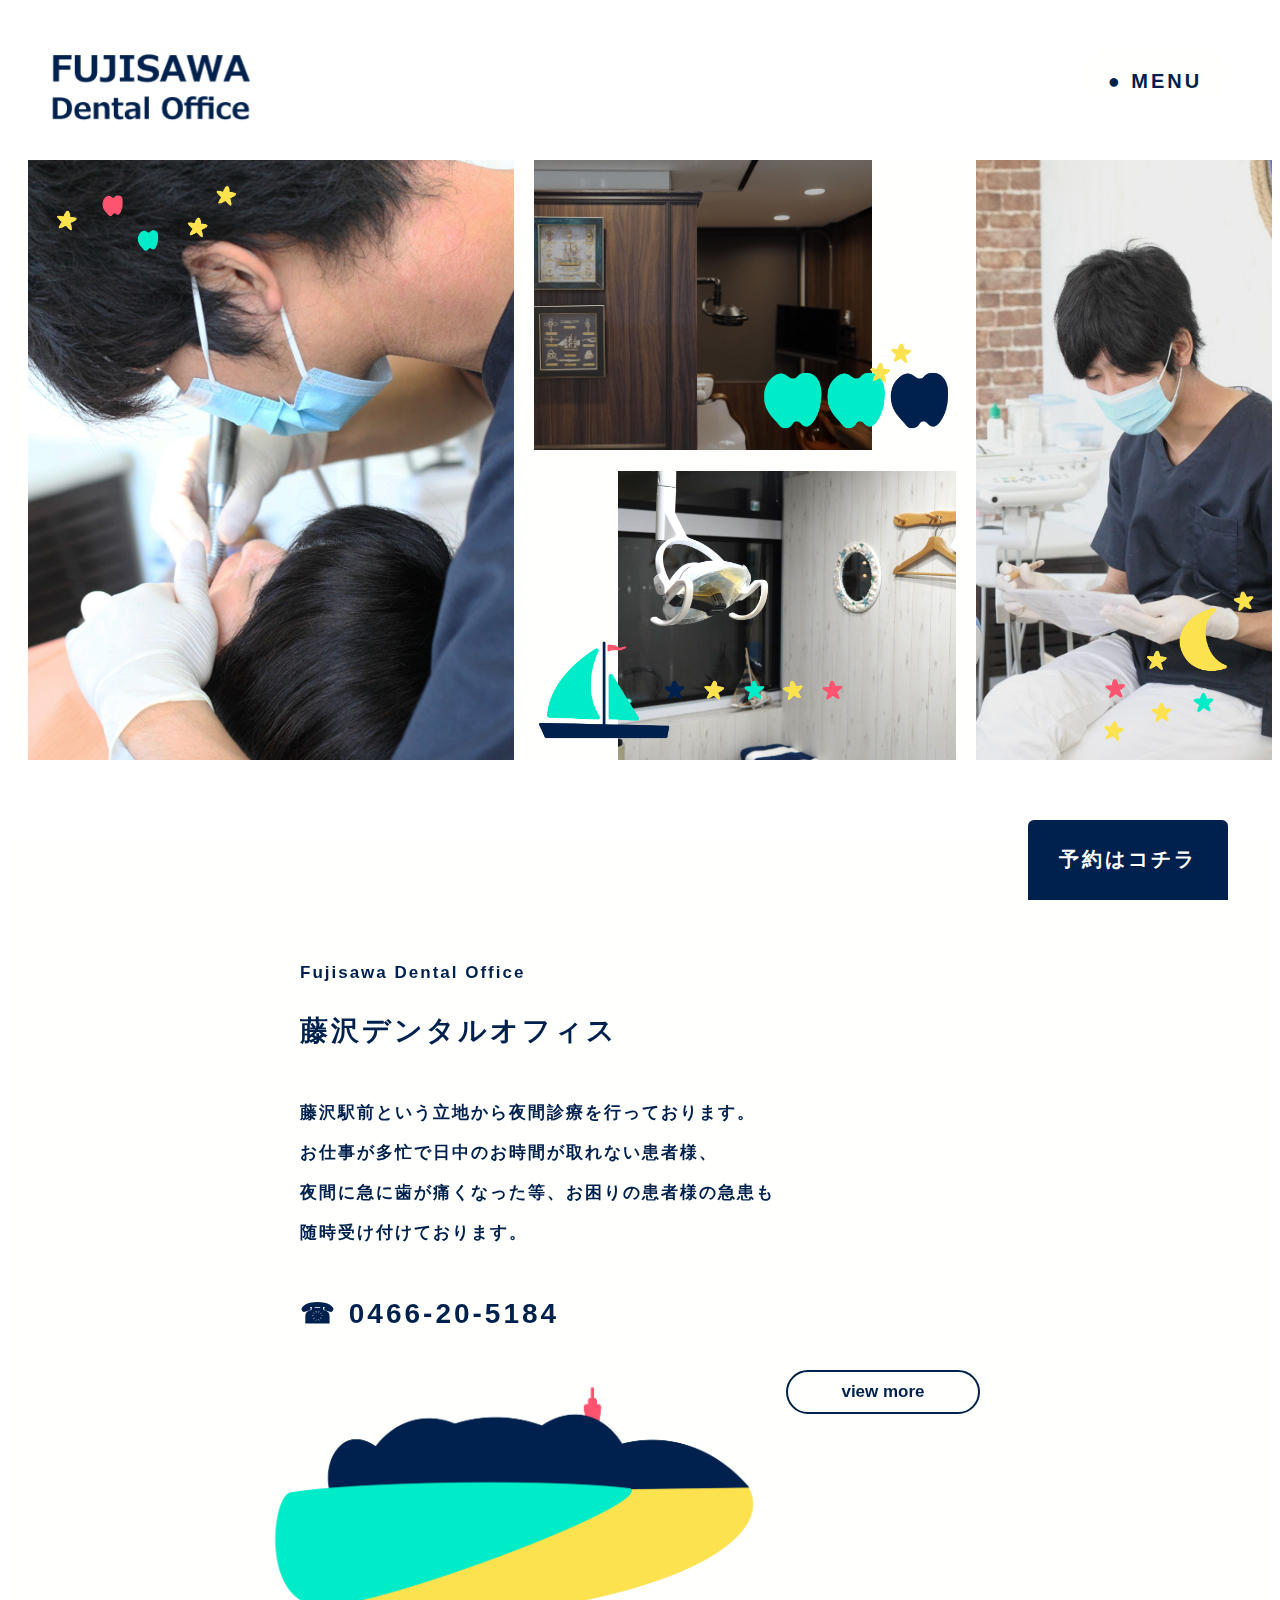
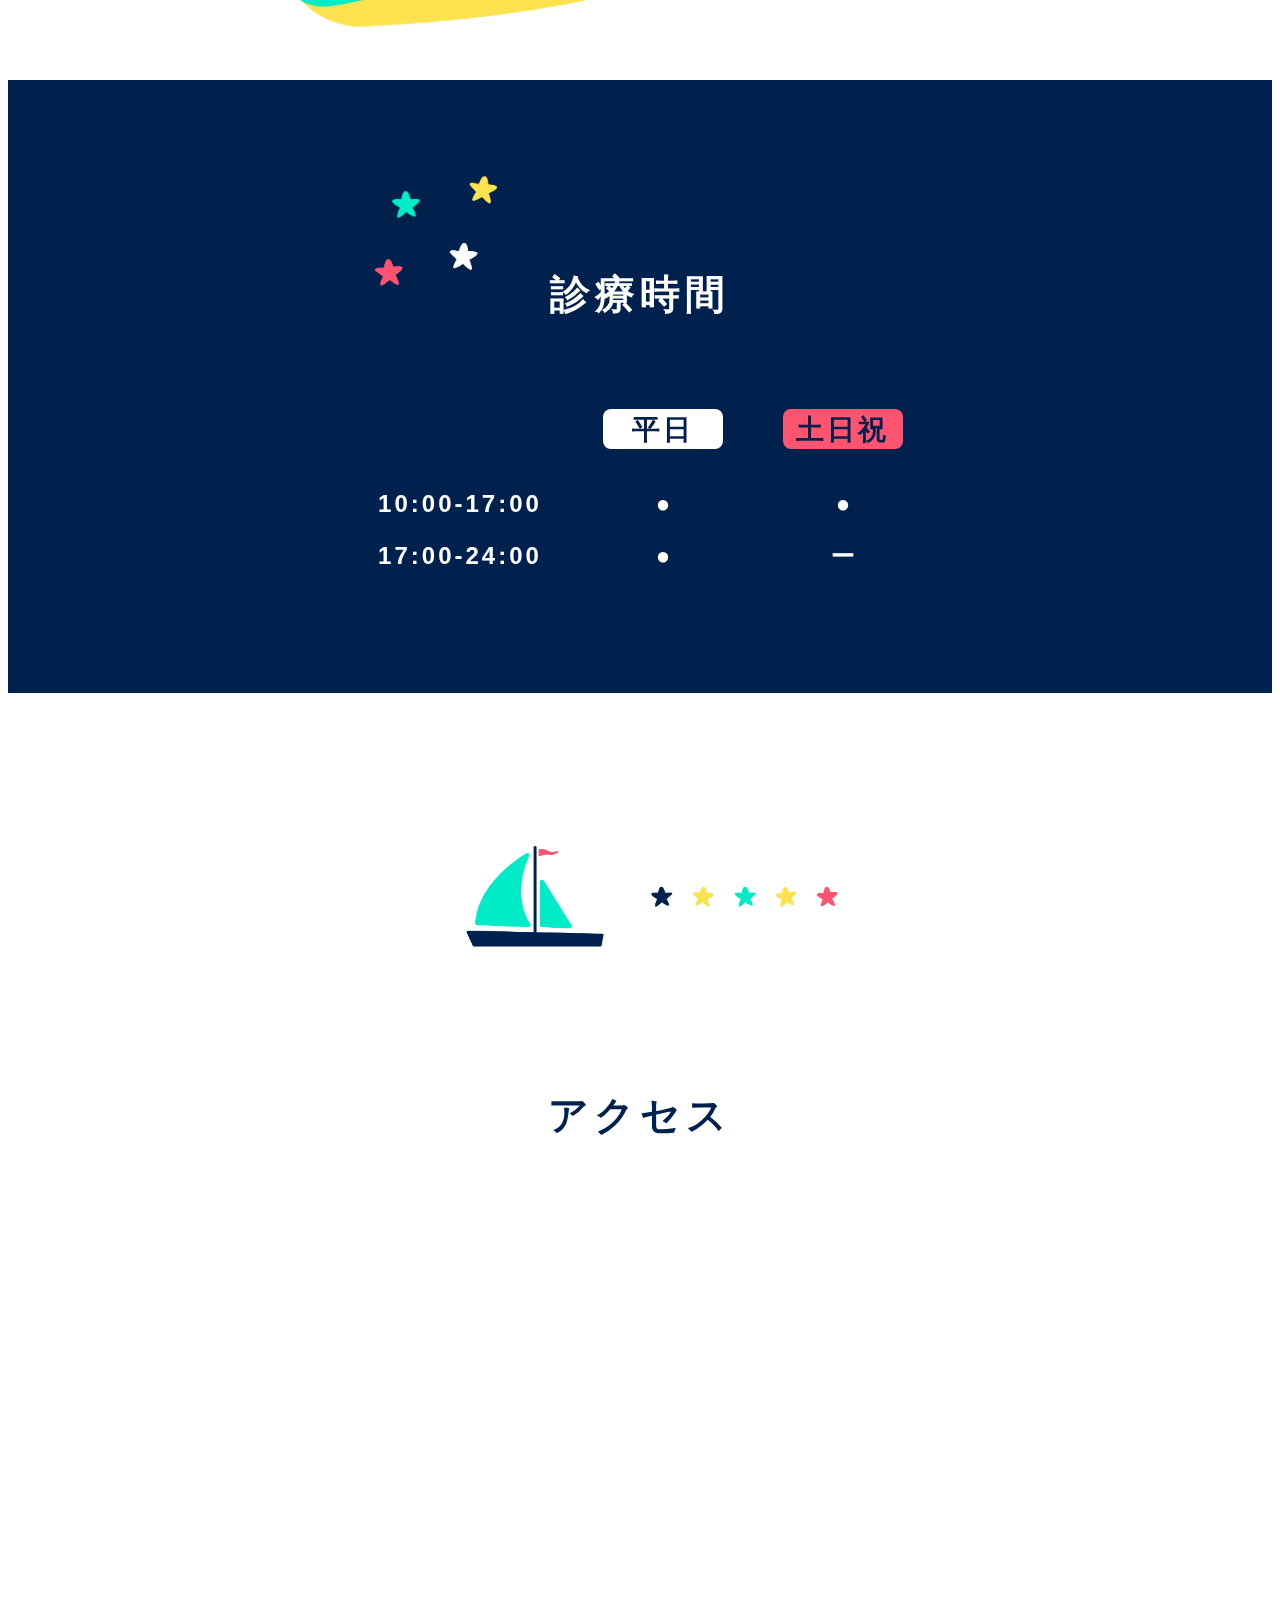
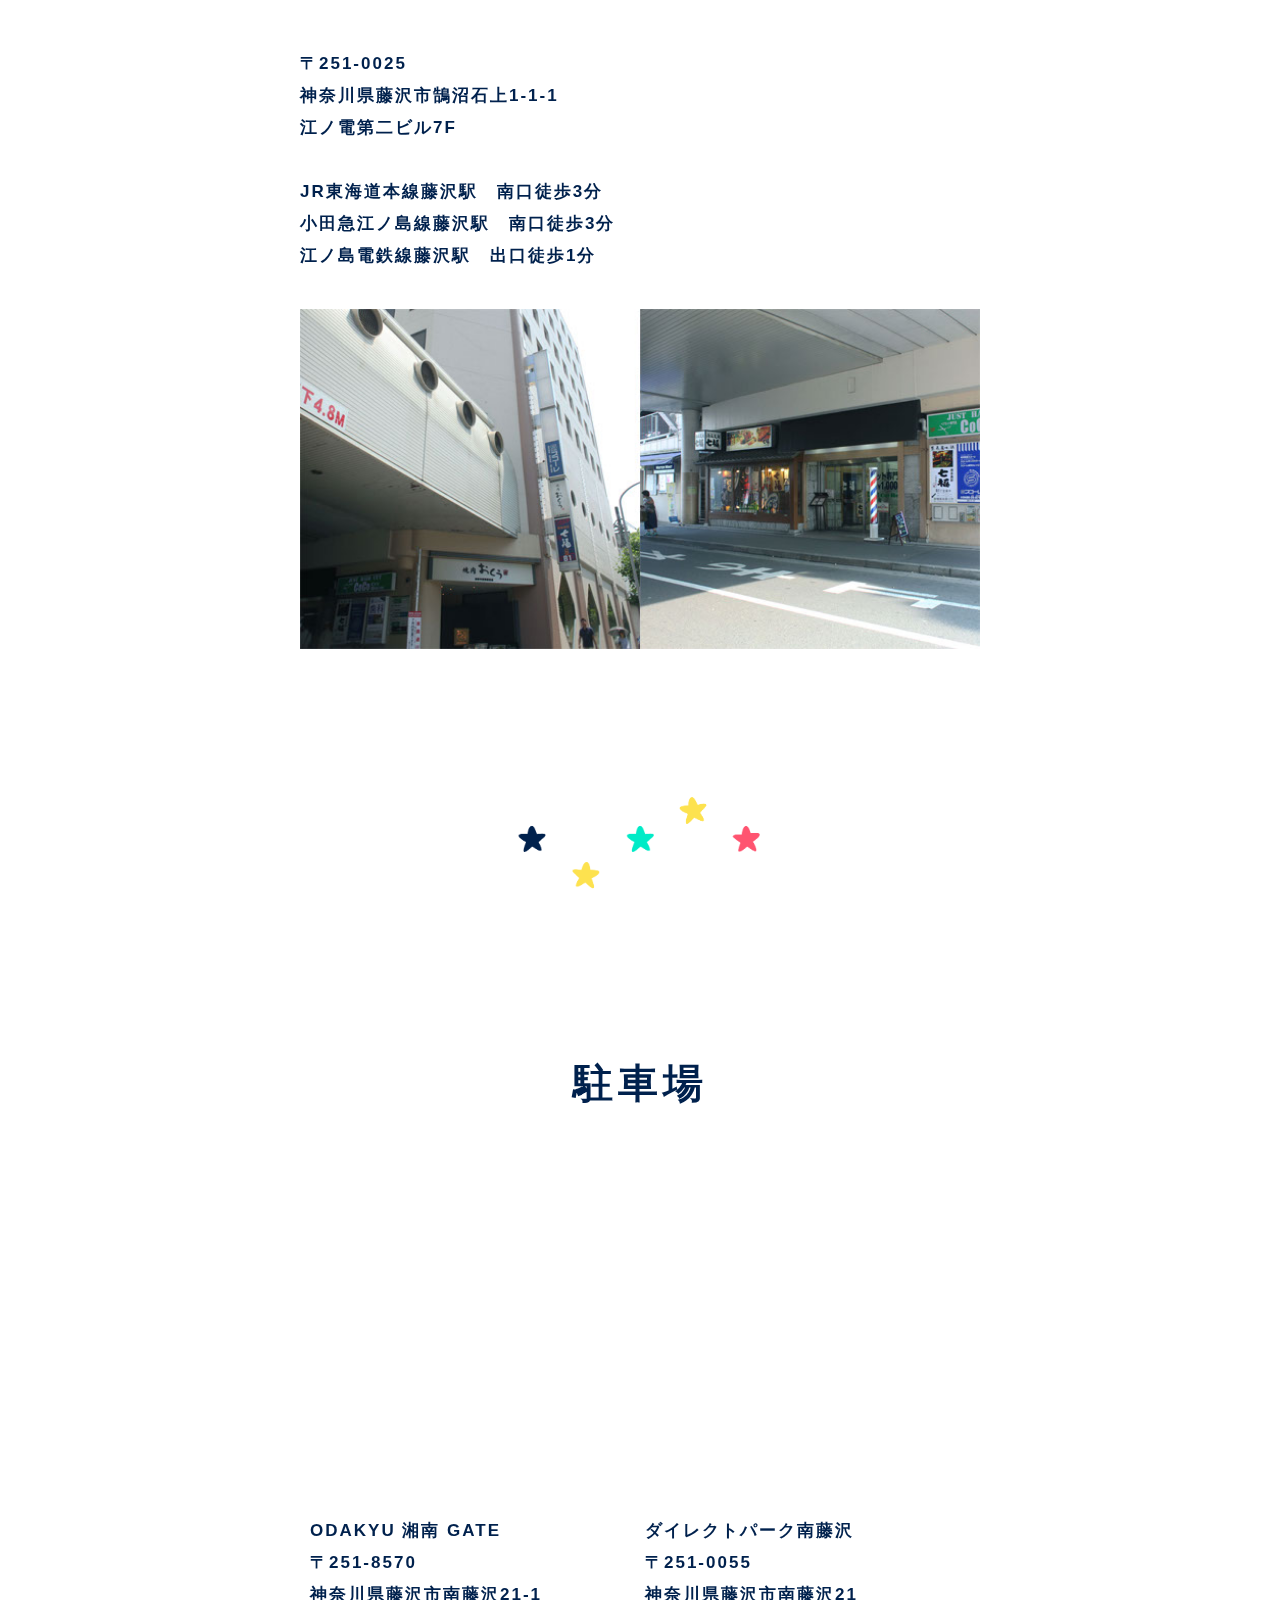
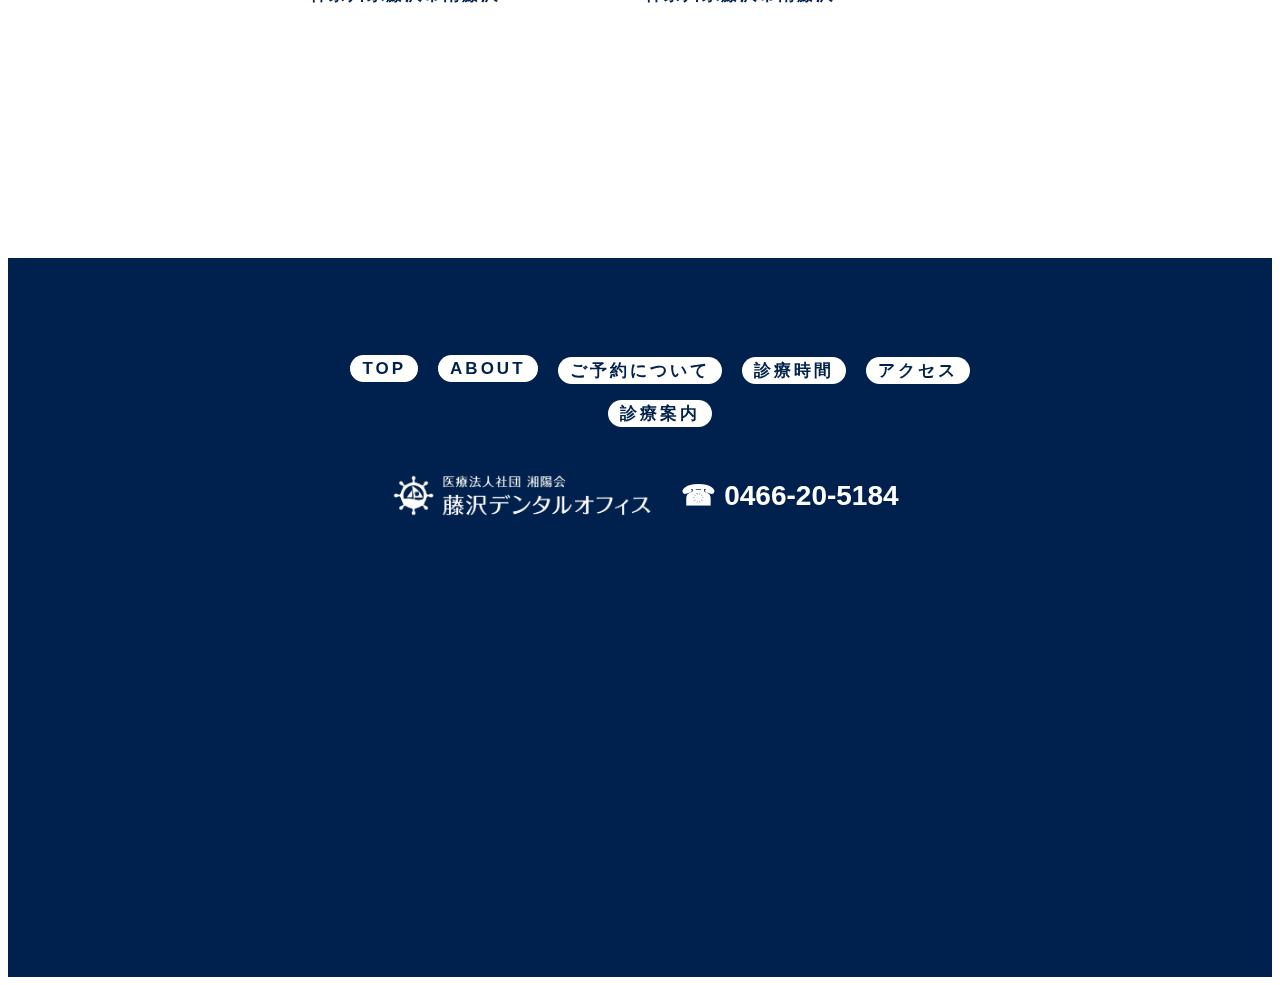
<file: index.html>
<!DOCTYPE HTML>
<html>
    <head>
        <meta charset="UTF-8">
        <meta name="autor" content="fod">
        <meta name="description" content="">
        <link rel="stylesheet" href="fod.css">
        <script src="fod.js" defer></script>
        <title>fod</title>
        <!-- Bootstrap CSS -->
        <link href="https://cdn.jsdelivr.net/npm/bootstrap@5.0.2/dist/css/bootstrap.min.css"
        rel="stylesheet"
        integrity="sha384-EVSTQN3/azprG1Anm3QDgpJLIm9Nao0Yz1ztcQTwFspd3yD65VohhpuuCOmLASjC"crossorigin="anonymous">
        <meta name="viewport" content="width=device-width, initial-scale=1">
        <link rel="preconnect" href="https://fonts.googleapis.com">
        <link rel="preconnect" href="https://fonts.gstatic.com" crossorigin>
        <link href="https://fonts.googleapis.com/css2?family=Caveat:wght@400..700&family=Noto+Sans+JP:wght@100&family=Playwrite+PE:wght@100..400&family=Poppins:ital,wght@0,100;0,200;0,300;0,400;0,500;0,600;0,700;0,800;0,900;1,100;1,200;1,300;1,400;1,500;1,600;1,700;1,800;1,900&display=swap" rel="stylesheet">
    </head>
    <body>
        <header>
            <div class="hamburger_btn">
                <p>● MENU</p>
            </div>
            
            <div class="hamburger">
                <div class="menu">
                    <ul>
                        <li><a href="index.html#top" class="h" id="menu01">TOP</a></li>   
                        <li><a href="index.html#g02" class="h">診療時間</a></li>
                        <li><a href="index.html#g03" class="h">アクセス</a></li>
                    </ul>
                    <ul>
                        <li><a href="about.html#top" class="h" id="menu02">ABOUT</a></li>
                        <li><a href="about.html#g02" class="h">ご予約について</a></li>
                        <li><a href="about.html#g03" class="h">院内施設</a></li>
                        <li><a href="about.html#g04" class="h">スタッフ紹介</a></li>
                        <li><a href="about.html#g05" class="h">Q&A</a></li>
                    </ul>
                    <ul>
                        <li><a href="treatment.html#top" class="h" id="menu03">診療案内</a></li>
                        <li><a href="treatment.html#g01" class="h">予防歯科</a></li>
                        <li><a href="treatment.html#g02" class="h">矯正歯科</a></li>
                        <li><a href="treatment.html#g03" class="h">小児歯科</a></li>
                        <li><a href="treatment.html#g04" class="h">無痛歯科</a></li>
                        <li><a href="treatment.html#g05" class="h">咬合・顎関節症</a></li>
                        <li><a href="treatment.html#g06" class="h">歯周病・内科</a></li>
                        <li><a href="treatment.html#g07" class="h">ホワイトニング</a></li>
                        <li><a href="treatment.html#g08" class="h">審美歯科</a></li>
                        <li><a href="treatment.html#g09" class="h">義歯(入れ歯)</a></li>
                        <li><a href="treatment.html#g10" class="h">一般歯科</a></li>
                    </ul>
                </div>
            </div>
            <div class="book_btn">
                <p><a href="about.html#g02" style="color: #FFFFFE;">予約はコチラ</a></p>
            </div>
            <div class="firstView">
                <div class="top_btn">
                    <a href="index.html">
                        <img src="sozai/logo_fixed.png">
                    </a>
                </div>
            </div>
        </header>
        
        
        <main>
            <section class="head">
                <div class="container">
                    <div class="fv_boxes">
                        <div></div>
                        <div class="fv_box01">
                            <div class="fv_img01">
                                <img src="fv_img/01.jpg">
                            </div>
                            <div class="fv_illust01">
                                <img src="sozai/fv01.png">
                            </div>                        
                        </div>
                        <div class="fv_box02">
                            <div class="fv_img02">
                                <img src="fv_img/02.jpg">
                            </div>
                            <div class="fv_img03">
                                <img src="fv_img/03.jpg">
                            </div>
                            <div class="fv_illust02">
                                <img src="sozai/fv02.png">
                            </div>  
                            <div class="fv_illust03">
                                <img src="sozai/fv03.png">
                            </div>  
                            <div class="fv_illust04">
                                <img src="sozai/fv04.png">
                            </div>  
                        </div>
                        <div class="fv_box03">
                            <div class="fv_img04">
                                <img src="fv_img/04.jpg">
                            </div>
                            <div class="fv_illust05">
                                <img src="sozai/fv05.png">
                            </div>  
                        </div>
                    </div>                   
                </div>
            </section>

            <div class="haikei00">
                <div class="container">
                    <div class="content00">
                        <div class="text" style="padding-top: 8rem;">
                            <p style="margin-bottom: -2rem;">Fujisawa Dental Office</p>
                            <h2>藤沢デンタルオフィス</h2>
                            <p>
                                <span>藤沢駅前という立地から</span><span>夜間診療を行っております。</span><br>
                                <span>お仕事が多忙で</span><span>日中のお時間が取れない患者様、</span>
                                <span>夜間に急に歯が痛くなった等、</span><span>お困りの患者様の急患も</span><span>随時受け付けております。</span>
                            </p>
                            <div>
                                <a href="tel:0466-20-5184" style="text-decoration: none;">
                                    <h2 style="color: #00214D;">☎ 0466-20-5184</h2>
                                </a>
                            </div>
                            <div class="moreBox" style="margin-top: 4rem;">
                                <div class="more"><a href="about.html#header">view more</a></div>
                            </div>
                            <div class="illust01">
                                <img src="sozai/illustration01.png">
                            </div>
                        </div>
                    </div>
                </div>
            </div>

            

            <div class="haikei01">
                <!--<div class="head_box">
                    <img src="firstView/nami.gif">
                </div>-->
                <div class="container">
                    <div class="content00" style="padding-top: 0;">
                        <div class="illust02">
                            <img src="sozai/illustration02.png">
                        </div>
                        <div class="content_name" id="g02">
                            <h1 style="color: #FFFFFE;">診療時間</h1>
                        </div>
                        <div style="display: flex;justify-content: center;">
                            <table>
                                <tr class="gyou01">
                                    <th style="width: auto;"></th>
                                    <th style="background-color: #FFFFFE;color: #00214D;">平日</th>
                                    <th style="background-color: #FF5470;color: #00214D;">土日祝</th>
                                </tr>
                                <tr></tr>
                                <tr class="gyou02">
                                    <th class="jikan">10:00-17:00</th>
                                    <th>●</th>
                                    <th>●</th>
                                </tr>
                                <tr class="gyou02">
                                    <th class="jikan">17:00-24:00</th>
                                    <th>●</th>
                                    <th>ー</th>
                                </tr>
                            </table>
                        </div>
                    </div>
                </div>
            </div>
            

            <div class="haikei02">
                <div class="container">
                    <div class="content00">
                        <div class="illust03">
                            <img src="sozai/illustration03_1.png">
                            <img src="sozai/illustration03_2.png">
                        </div>
                        <div class="content_name" id="g03">
                            <h1>アクセス</h1>
                        </div>
                        <div class="text">
                            
                            <div class="map">
                                <iframe src=
                                    "https://www.google.com/maps/embed?pb=!1m18!1m12!1m3!1d3254.7543878439606!2d139.4845320757723!3d35.33692017270033!2m3!1f0!2f0!3f0!3m2!1i1024!2i768!4f13.1!3m3!1m2!1s0x60184e352b8f291b%3A0xa8ab73a73df68754!2z6Jek5rKi44OH44Oz44K_44Or44Kq44OV44Kj44K5!5e0!3m2!1sja!2sjp!4v1722778793674!5m2!1sja!2sjp"
                                    width="100%" height="400px" style="border:0;" allowfullscreen="" loading="lazy" referrerpolicy="no-referrer-when-downgrade">
                                </iframe>
                                <p>
                                    〒251-0025<br>
                                    神奈川県藤沢市鵠沼石上1-1-1<br>
                                    江ノ電第二ビル7F
                                    <br><br>
                                    JR東海道本線藤沢駅　南口徒歩3分<br>
                                    小田急江ノ島線藤沢駅　南口徒歩3分<br>
                                    江ノ島電鉄線藤沢駅　出口徒歩1分
                                </p>
                            <div>
                                <img src="i_g03/01.jpg" style="width: 100%;">
                            </div>
                        </div>
                        <div class="illust04">
                            <img src="sozai/illustration04.png">
                        </div>
                        <div class="content_name">
                            <h1>駐車場</h1>
                        </div>
                        <div class="text">
                            <div class="mapes">
                                <div class="map">
                                    <iframe src=
                                        "https://www.google.com/maps/embed?pb=!1m14!1m8!1m3!1d13018.916582326754!2d139.4876697!3d35.3375469!3m2!1i1024!2i768!4f13.1!3m3!1m2!1s0x60184fcad5f8860d%3A0x18b4c6da77a1741f!2zT0RBS1lVIOa5mOWNlyBHQVRF!5e0!3m2!1sja!2sjp!4v1731422836473!5m2!1sja!2sjp"
                                        width="100%" height="300px" style="border:0;" allowfullscreen="" loading="lazy" referrerpolicy="no-referrer-when-downgrade">
                                    </iframe>
                                    <p>
                                        ODAKYU 湘南 GATE<br>
                                        〒251-8570<br>
                                        神奈川県藤沢市南藤沢21-1
                                    </p>
                                </div>
                                <div class="map">
                                    <iframe src=
                                        "https://www.google.com/maps/embed?pb=!1m18!1m12!1m3!1d13019.029388110508!2d139.47084610781252!3d35.336846699999995!2m3!1f0!2f0!3f0!3m2!1i1024!2i768!4f13.1!3m3!1m2!1s0x60184f562ffe549d%3A0x1eb9f82b895f42c3!2z44OA44Kk44Os44Kv44OI44OR44O844Kv5Y2X6Jek5rKi!5e0!3m2!1sja!2sjp!4v1731423324091!5m2!1sja!2sjp"
                                        width="100%" height="300px" style="border:0;" allowfullscreen="" loading="lazy" referrerpolicy="no-referrer-when-downgrade">
                                    </iframe>
                                    <p>
                                        ダイレクトパーク南藤沢<br>
                                        〒251-0055<br>
                                        神奈川県藤沢市南藤沢21
                                    </p>
                                </div>
                            </div>
                        </div>
                    </div>
                </div>
            </div>
        
        </main>
        <footer>
            <div class="container">
                <div class="footer">
                    <ul>
                        <li><a href="index.html#top">TOP</a></li>
                        <li><a href="about.html#top">ABOUT</a></li>
                        <li><a href="about.html#g02">ご予約について</a></li>
                        <li><a href="index.html#g02">診療時間</a></li>
                        <li><a href="index.html#g03">アクセス</a></li>
                        <li><a href="treatment.html#top">診療案内</a></li>
                    </ul>
                
                    <div class="footer_content">
                        <a href="index.html#top"><img class="img01" src="sozai/logo.png"></a>
                        <a href="tel:0466-20-5184"><h2>☎ 0466-20-5184</h2></a>
                    </div>
                </div>
            </div>
            <div>
                <iframe src=
                    "https://www.google.com/maps/embed?pb=!1m18!1m12!1m3!1d3254.7543878439606!2d139.4845320757723!3d35.33692017270033!2m3!1f0!2f0!3f0!3m2!1i1024!2i768!4f13.1!3m3!1m2!1s0x60184e352b8f291b%3A0xa8ab73a73df68754!2z6Jek5rKi44OH44Oz44K_44Or44Kq44OV44Kj44K5!5e0!3m2!1sja!2sjp!4v1722778793674!5m2!1sja!2sjp"
                    width="100%" height="400px" style="border:0;" allowfullscreen="" loading="lazy" referrerpolicy="no-referrer-when-downgrade">
                </iframe>
            </div>
        </footer>
    </body>
</html>
</file>
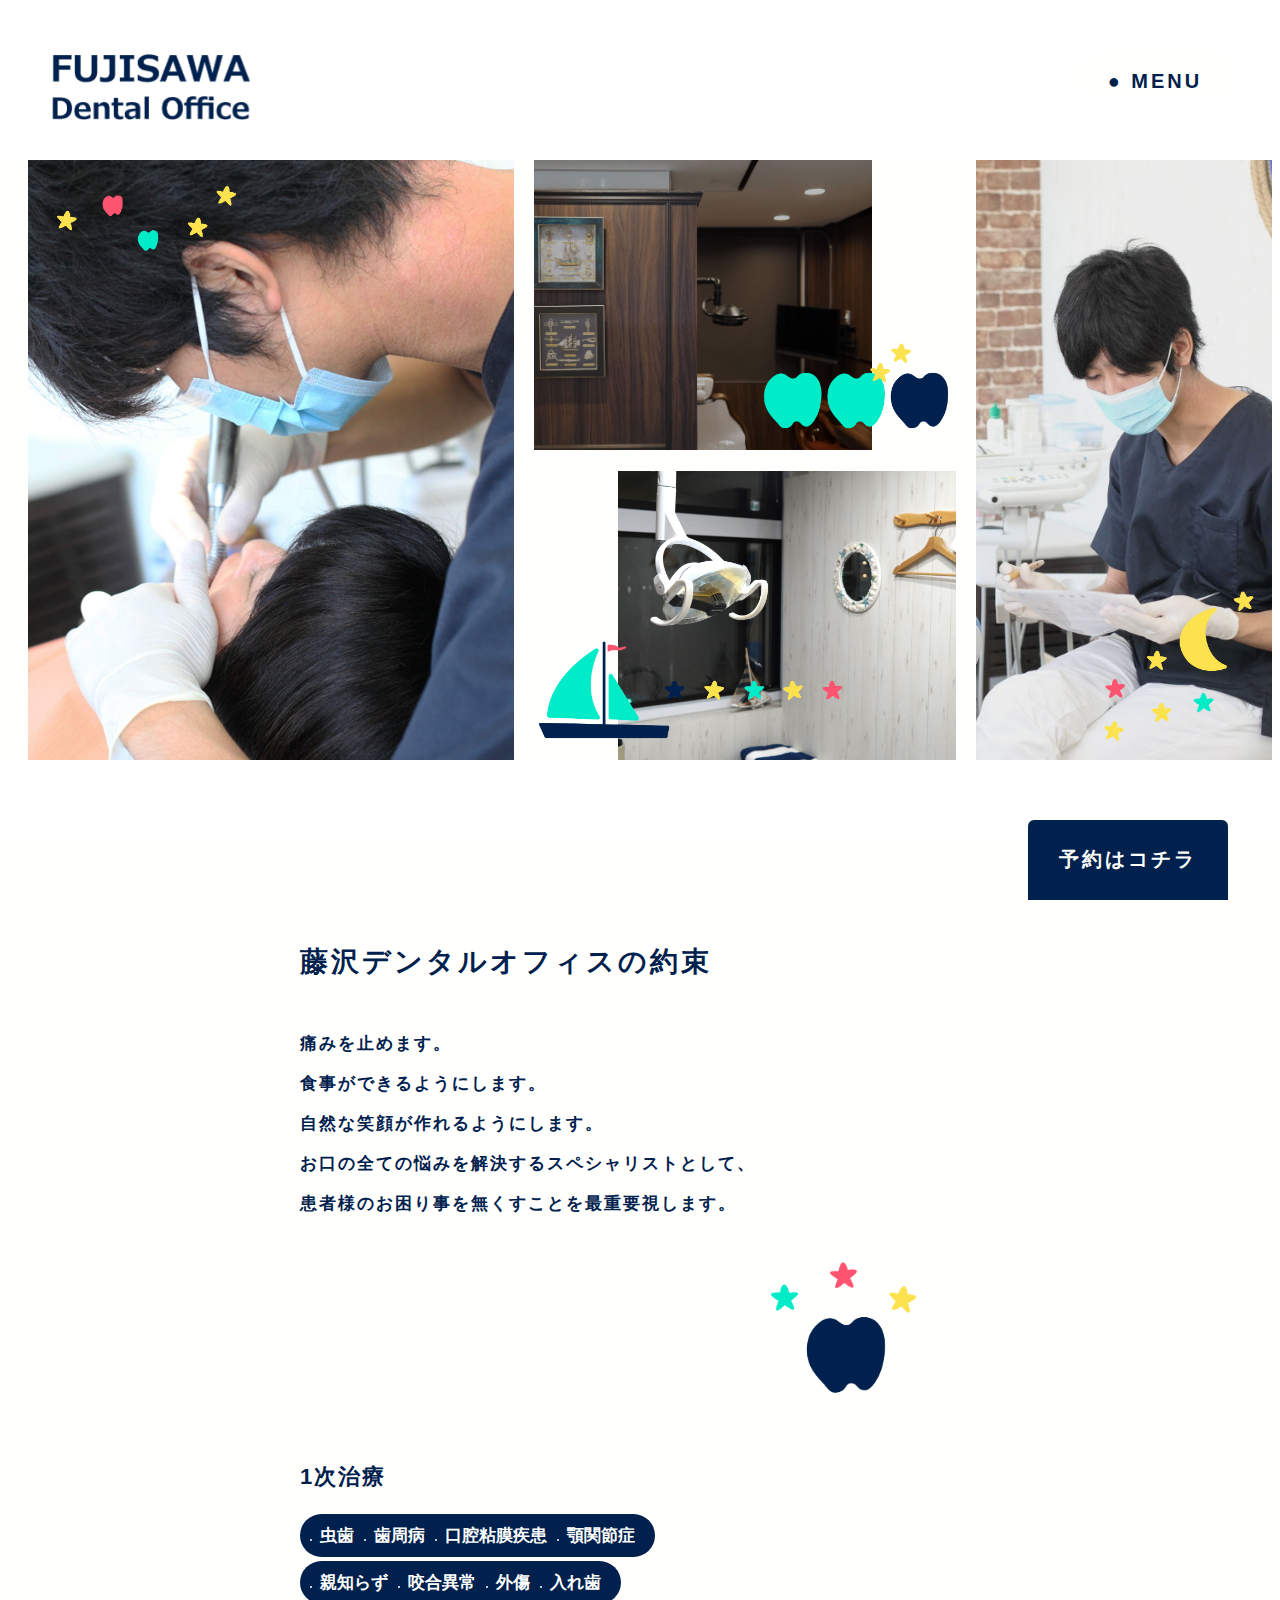
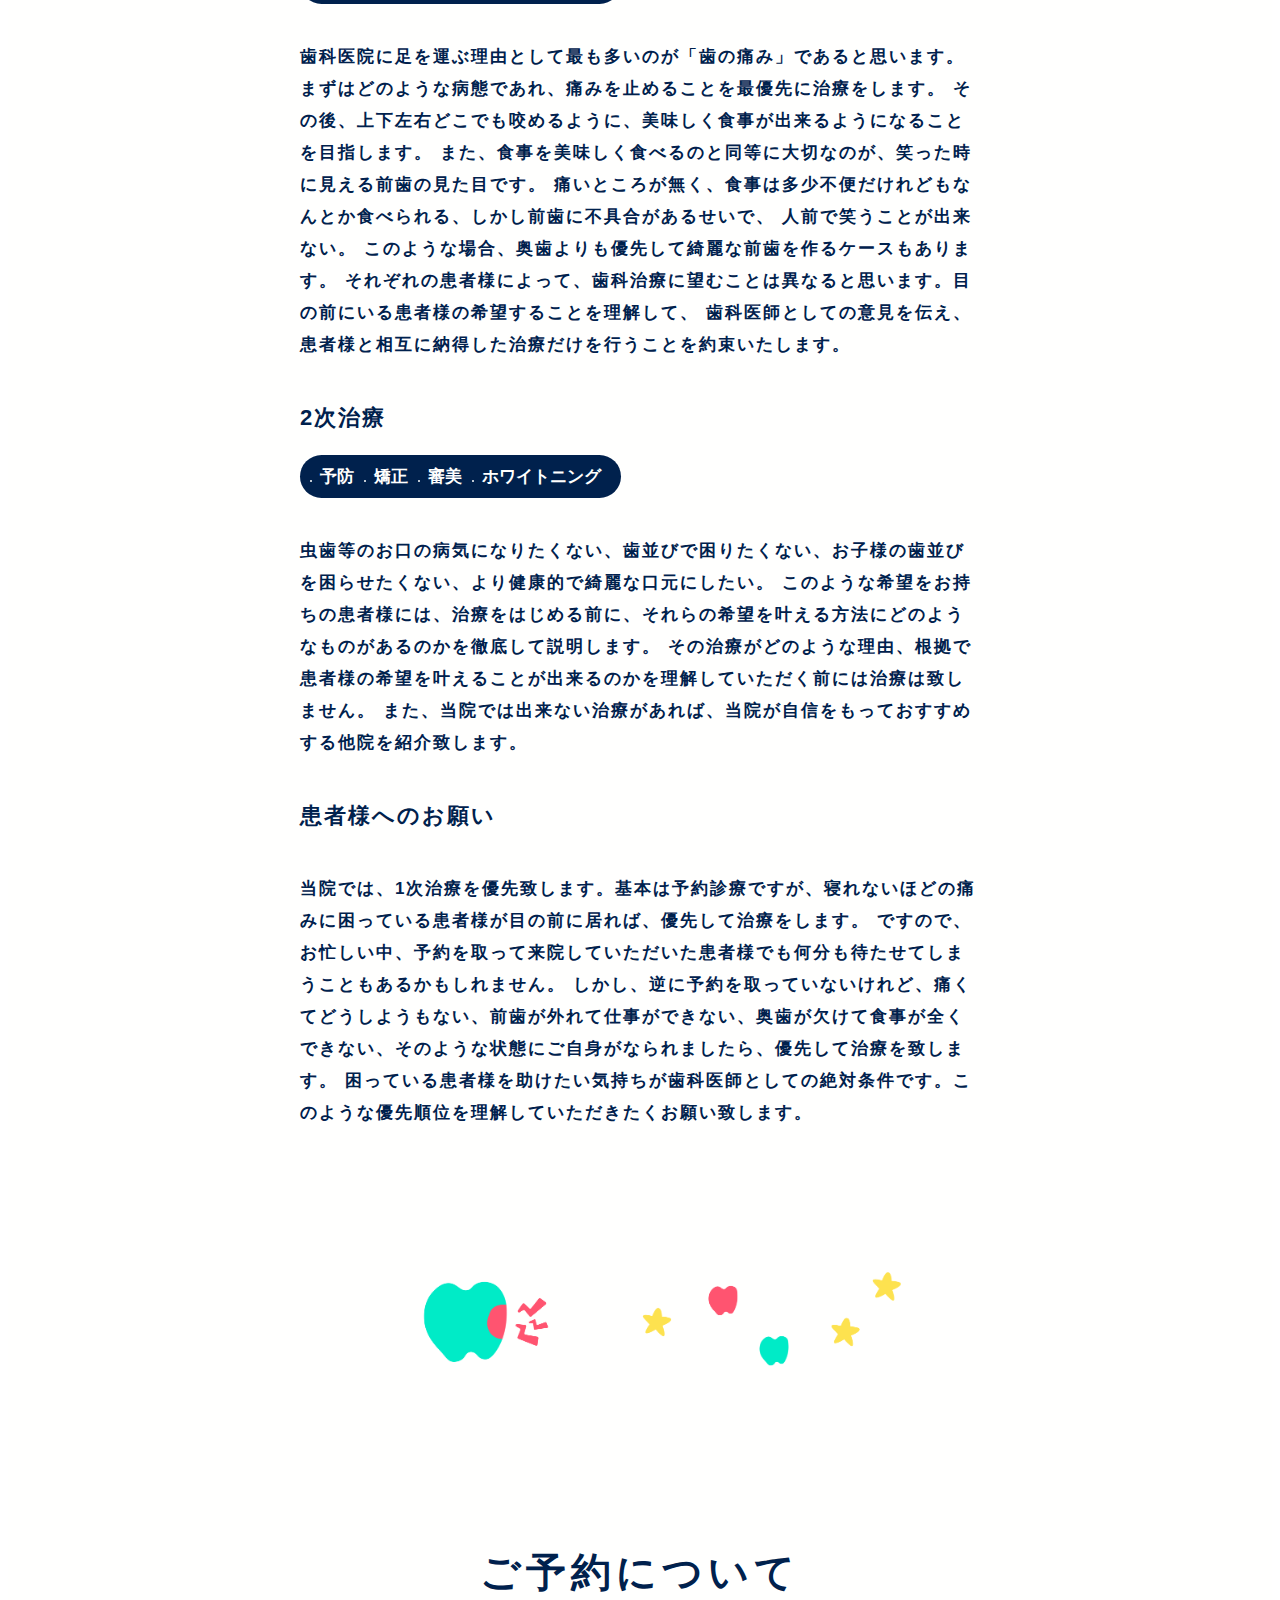
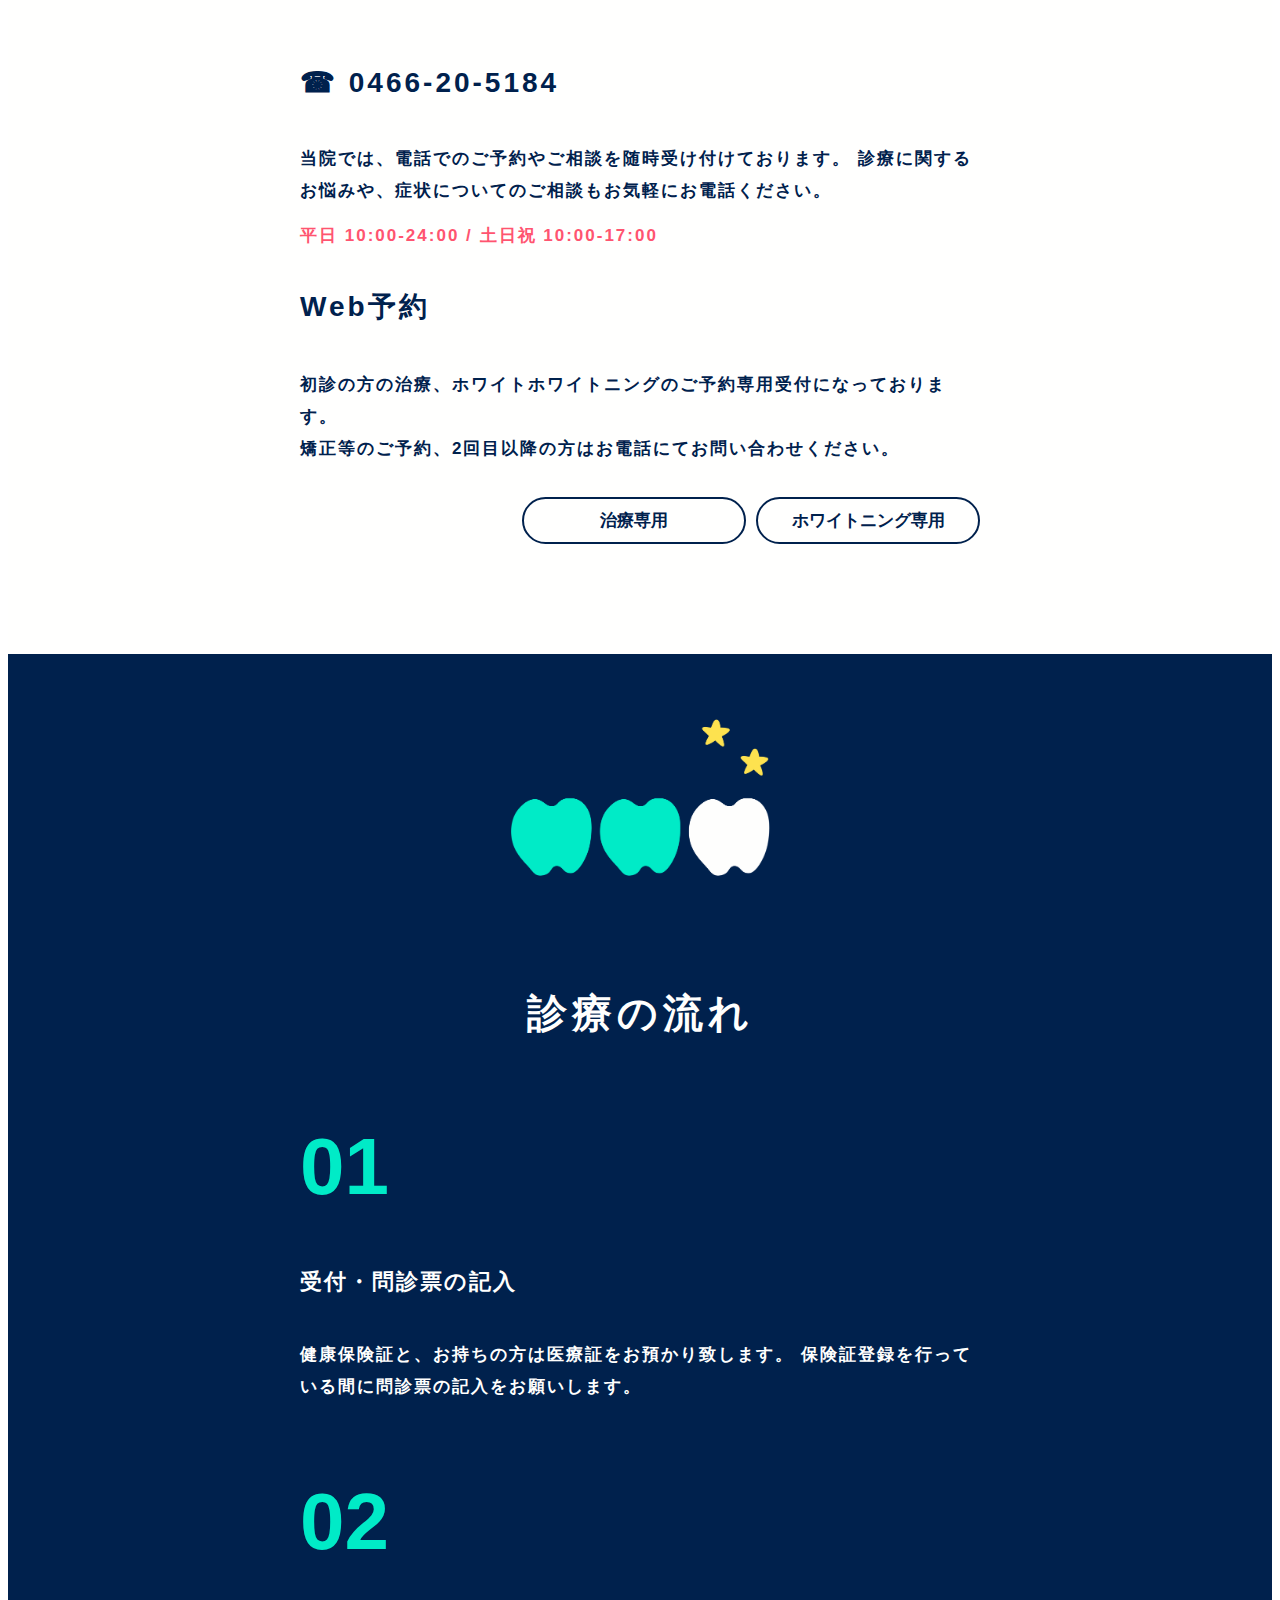
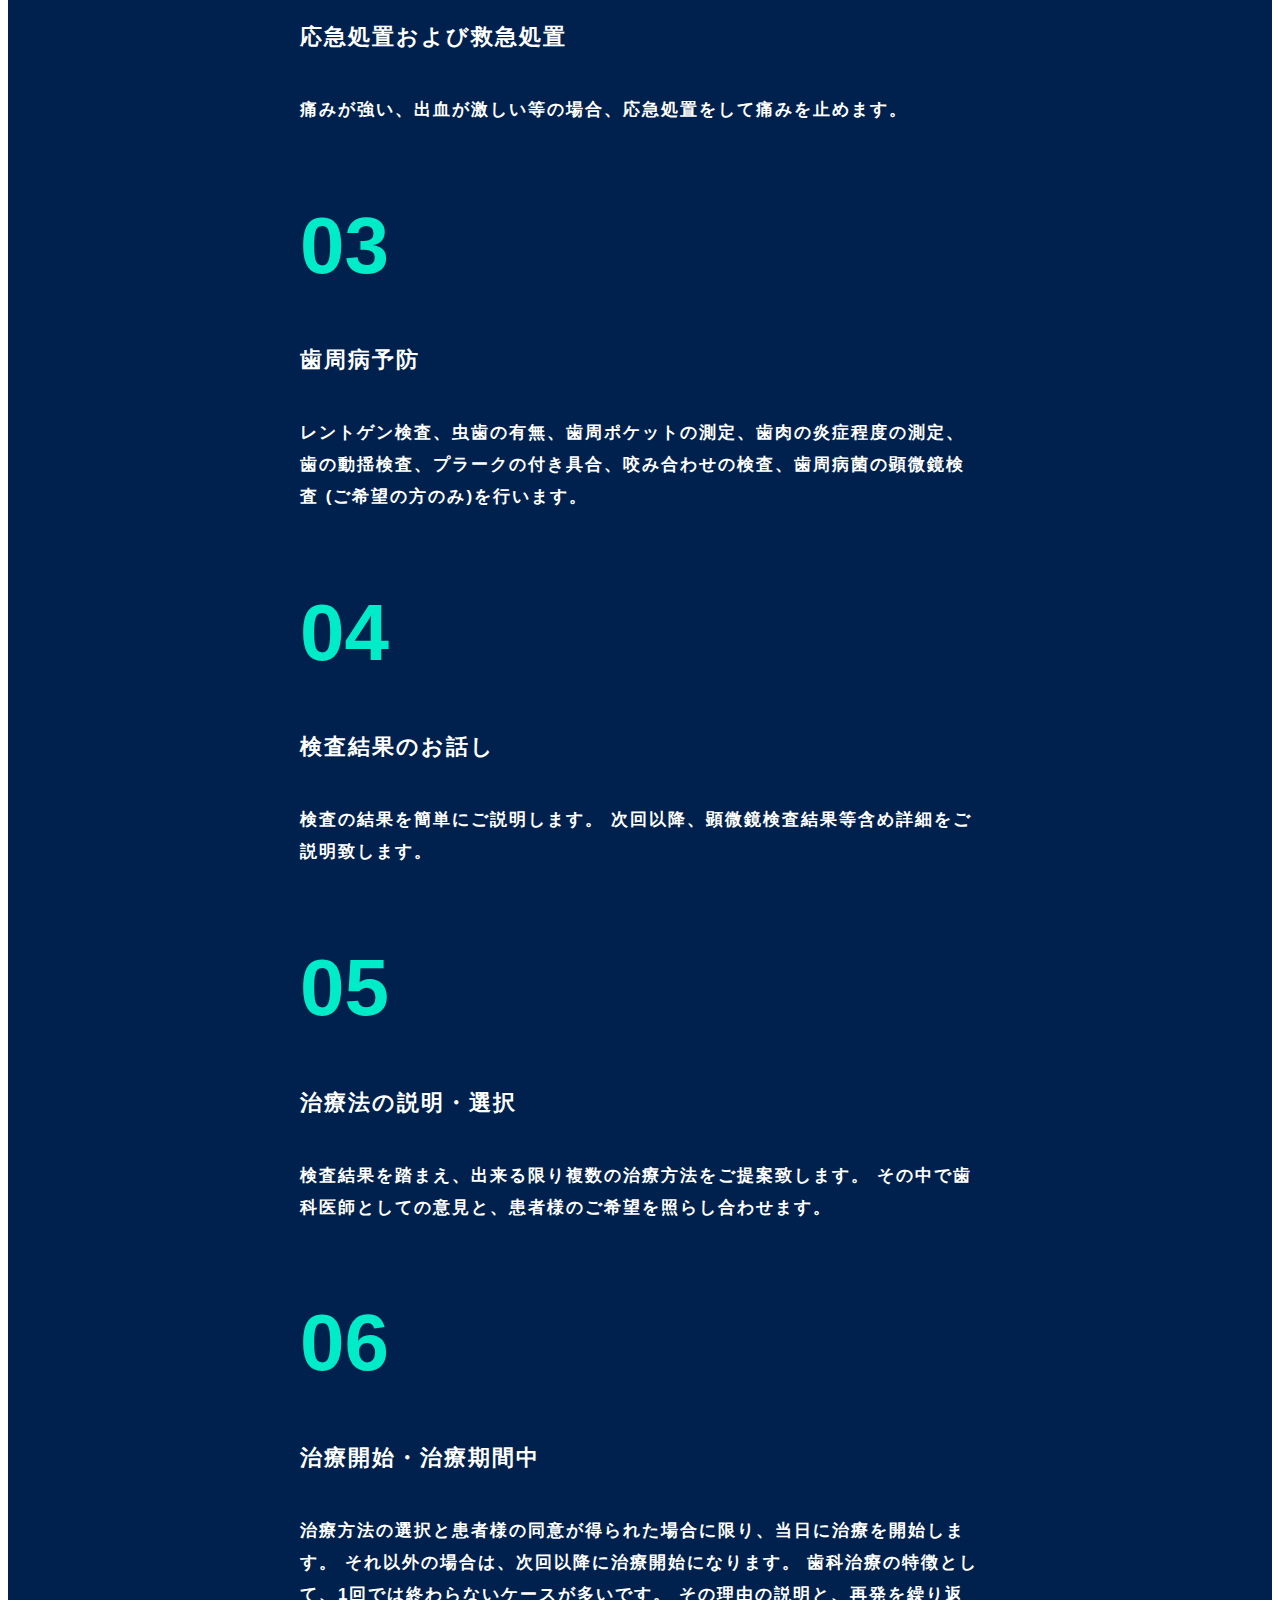
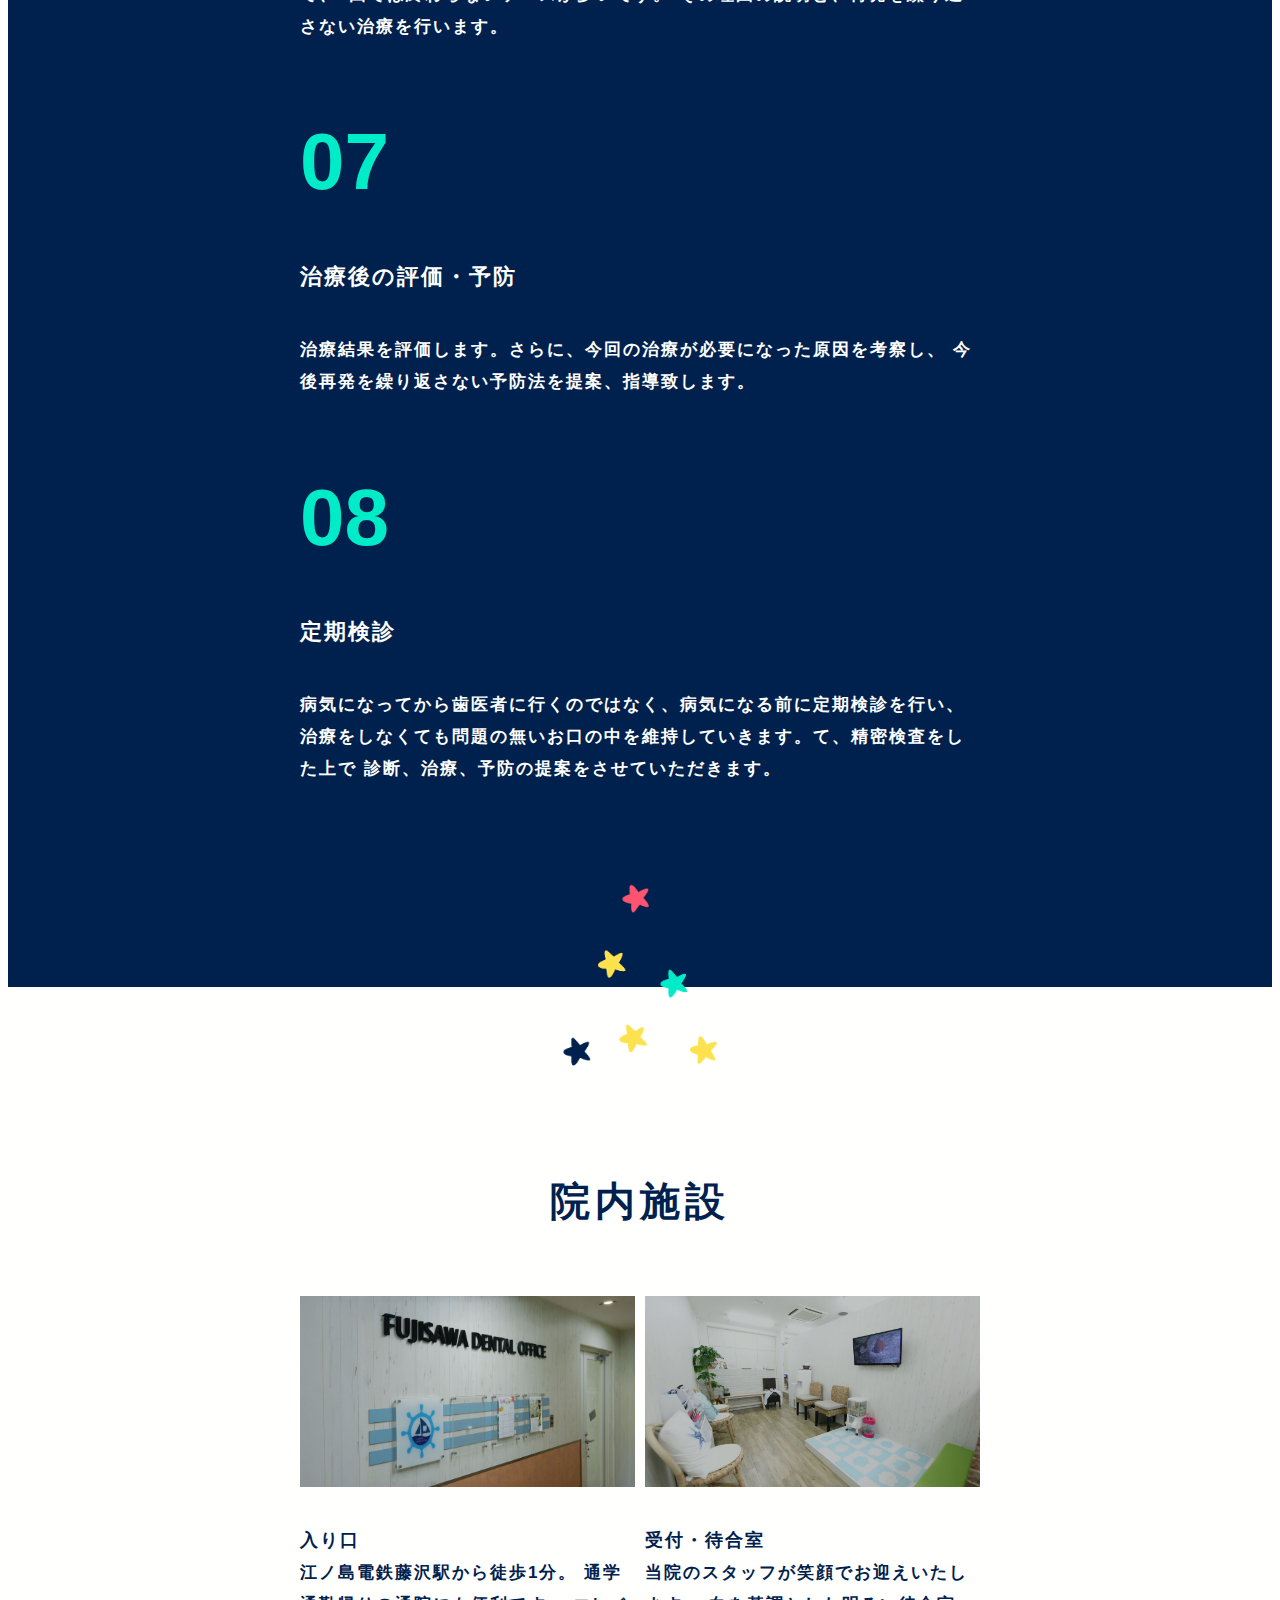
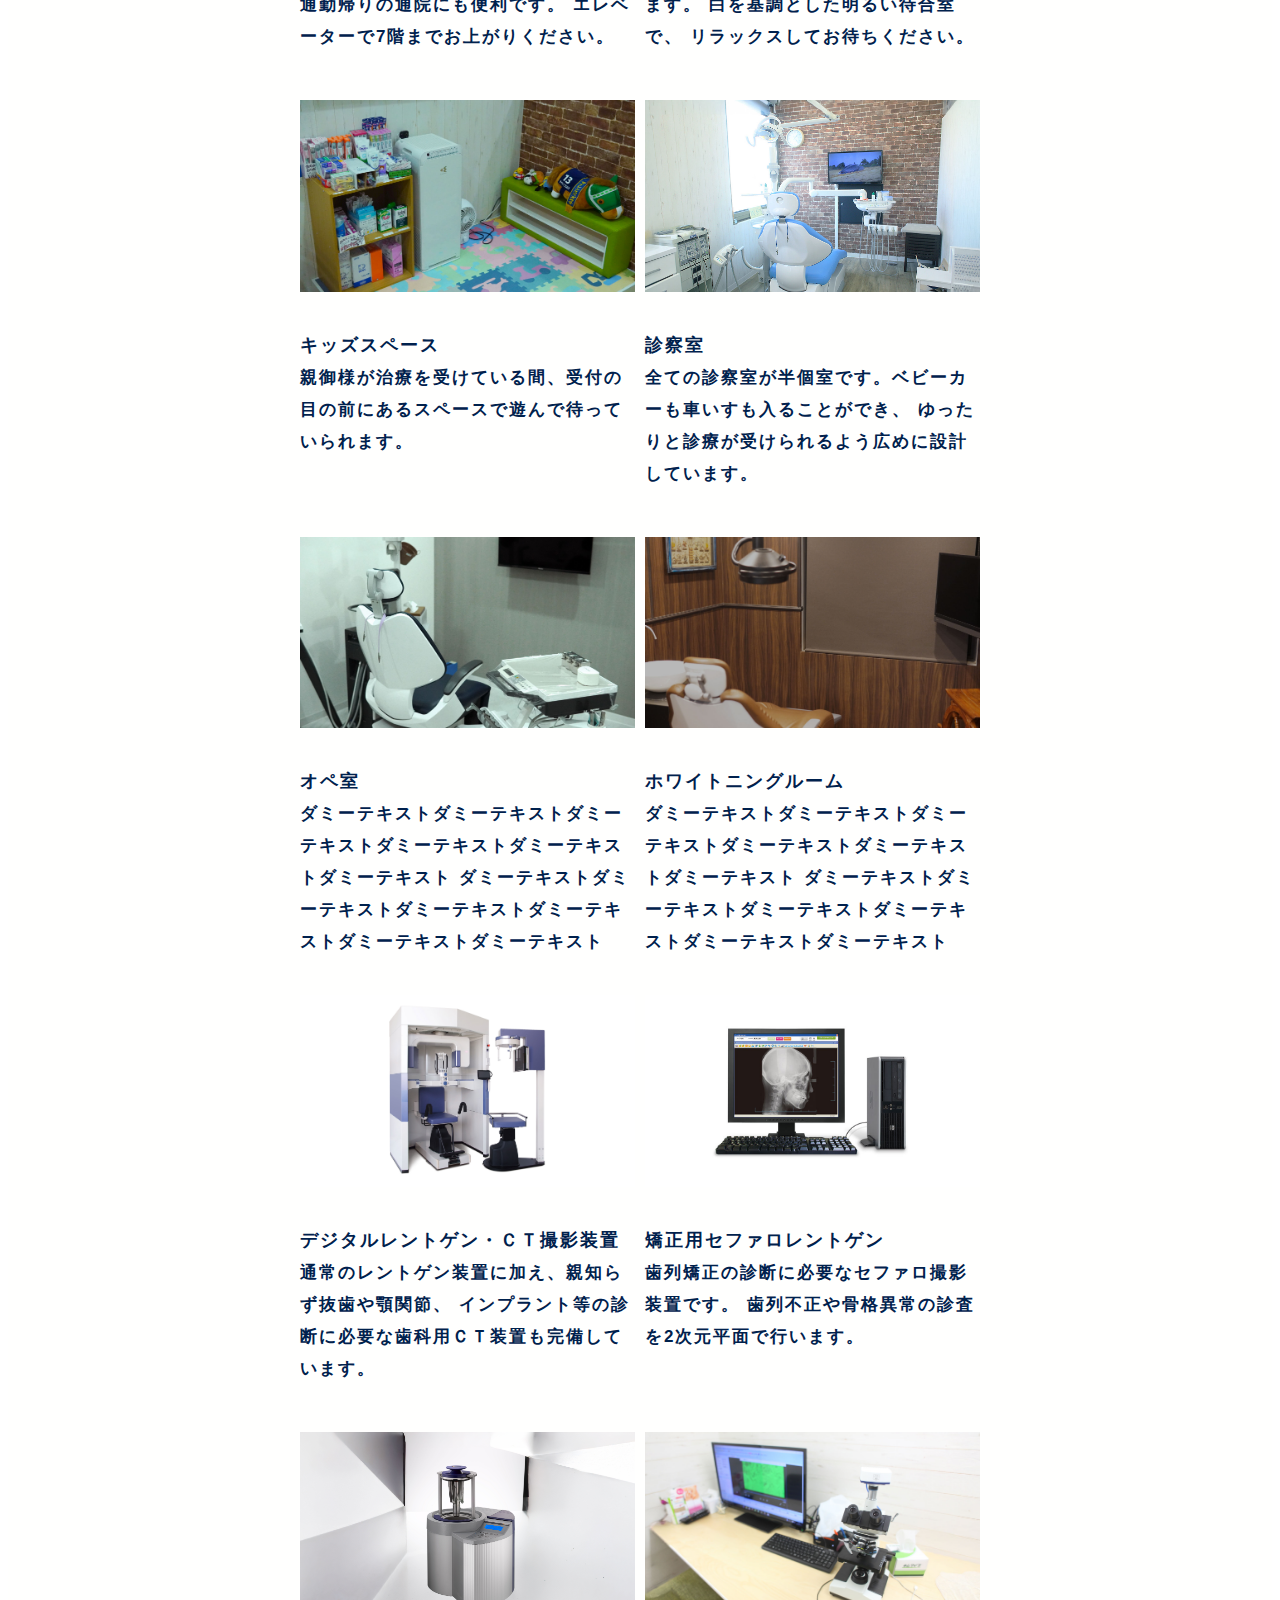
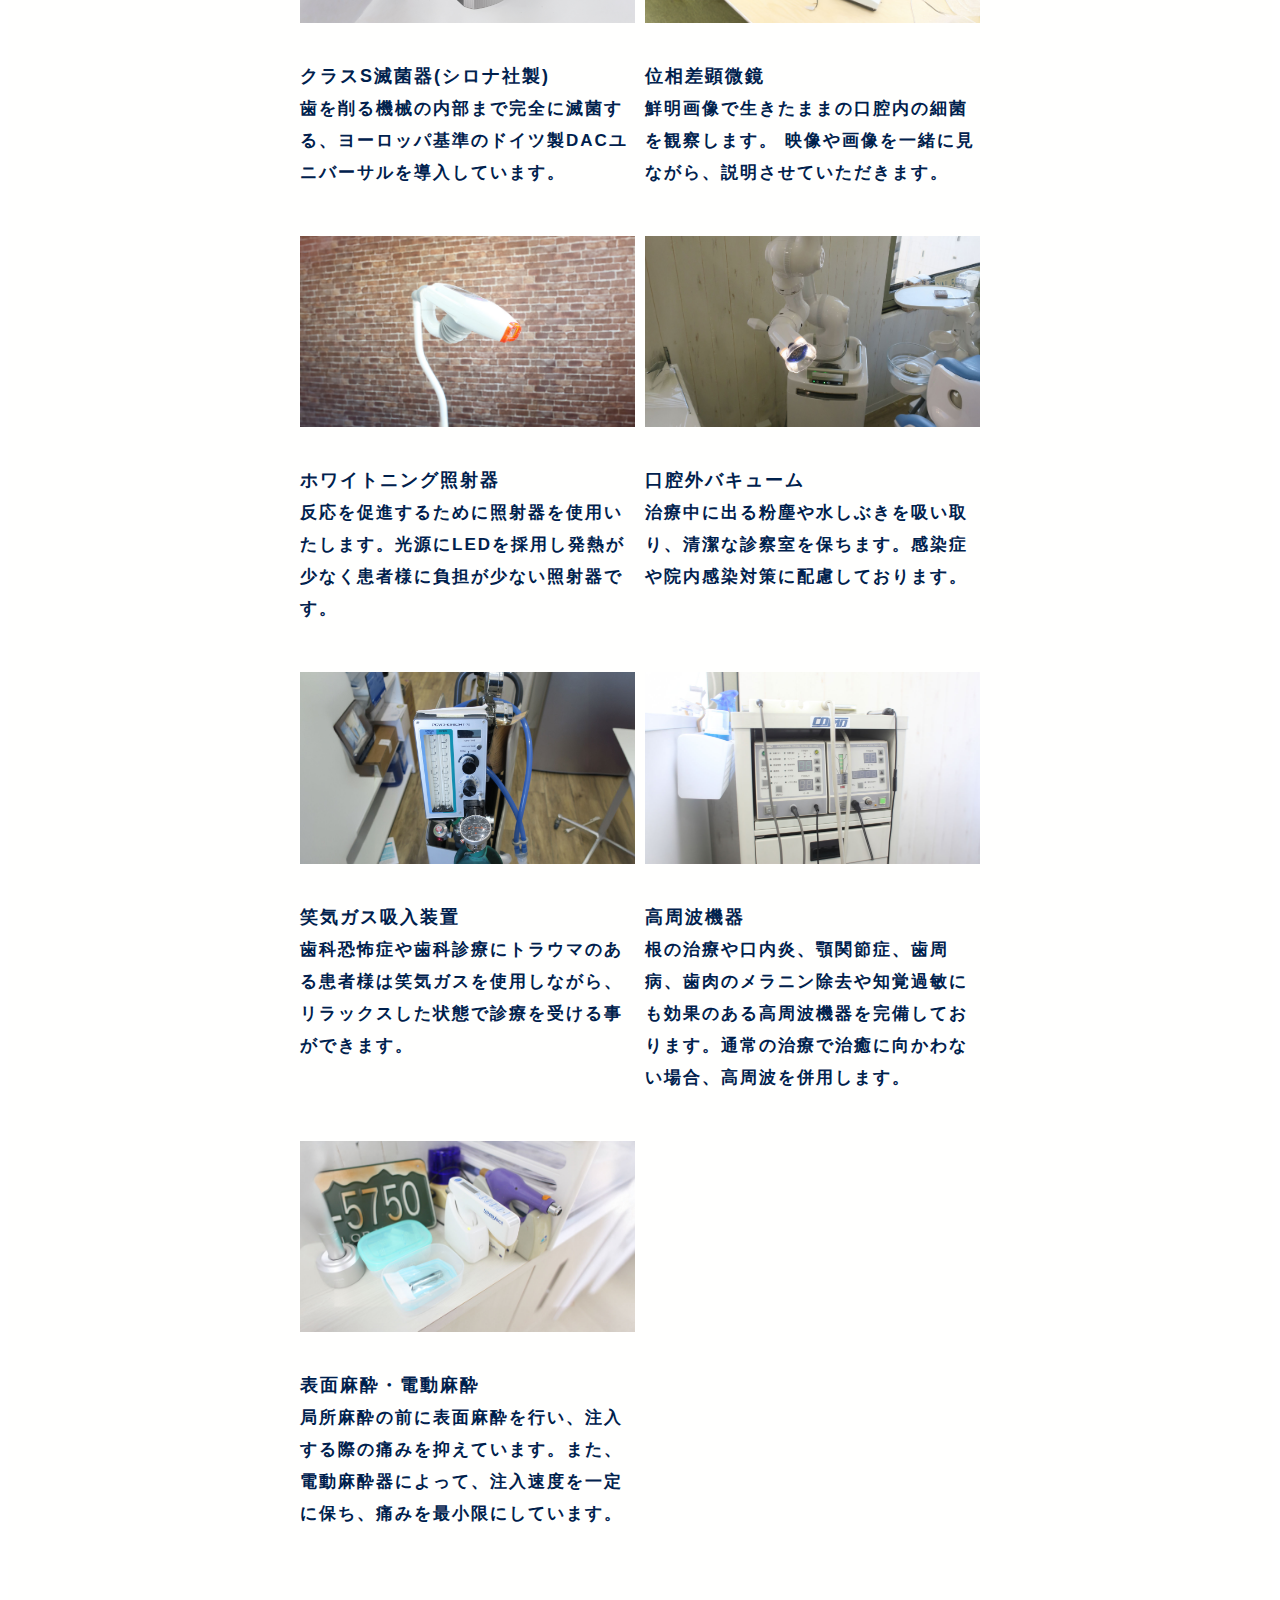
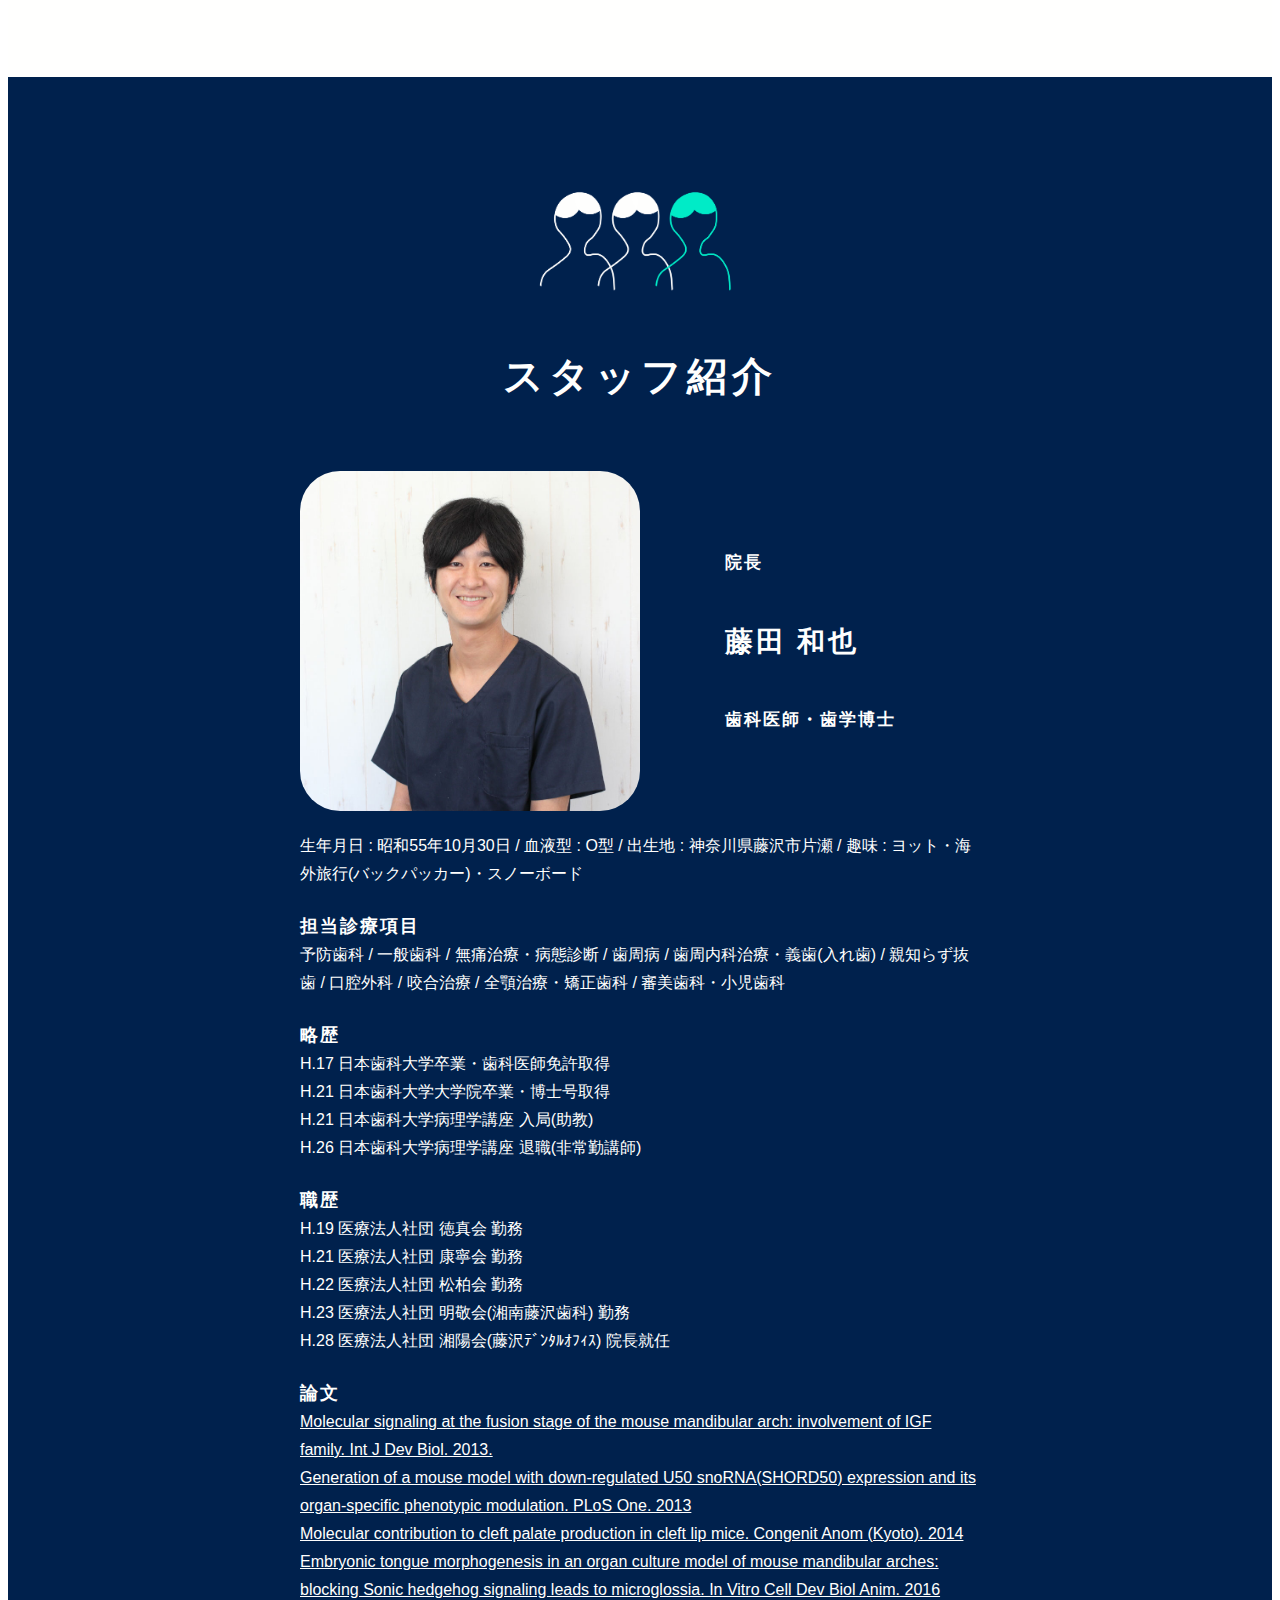
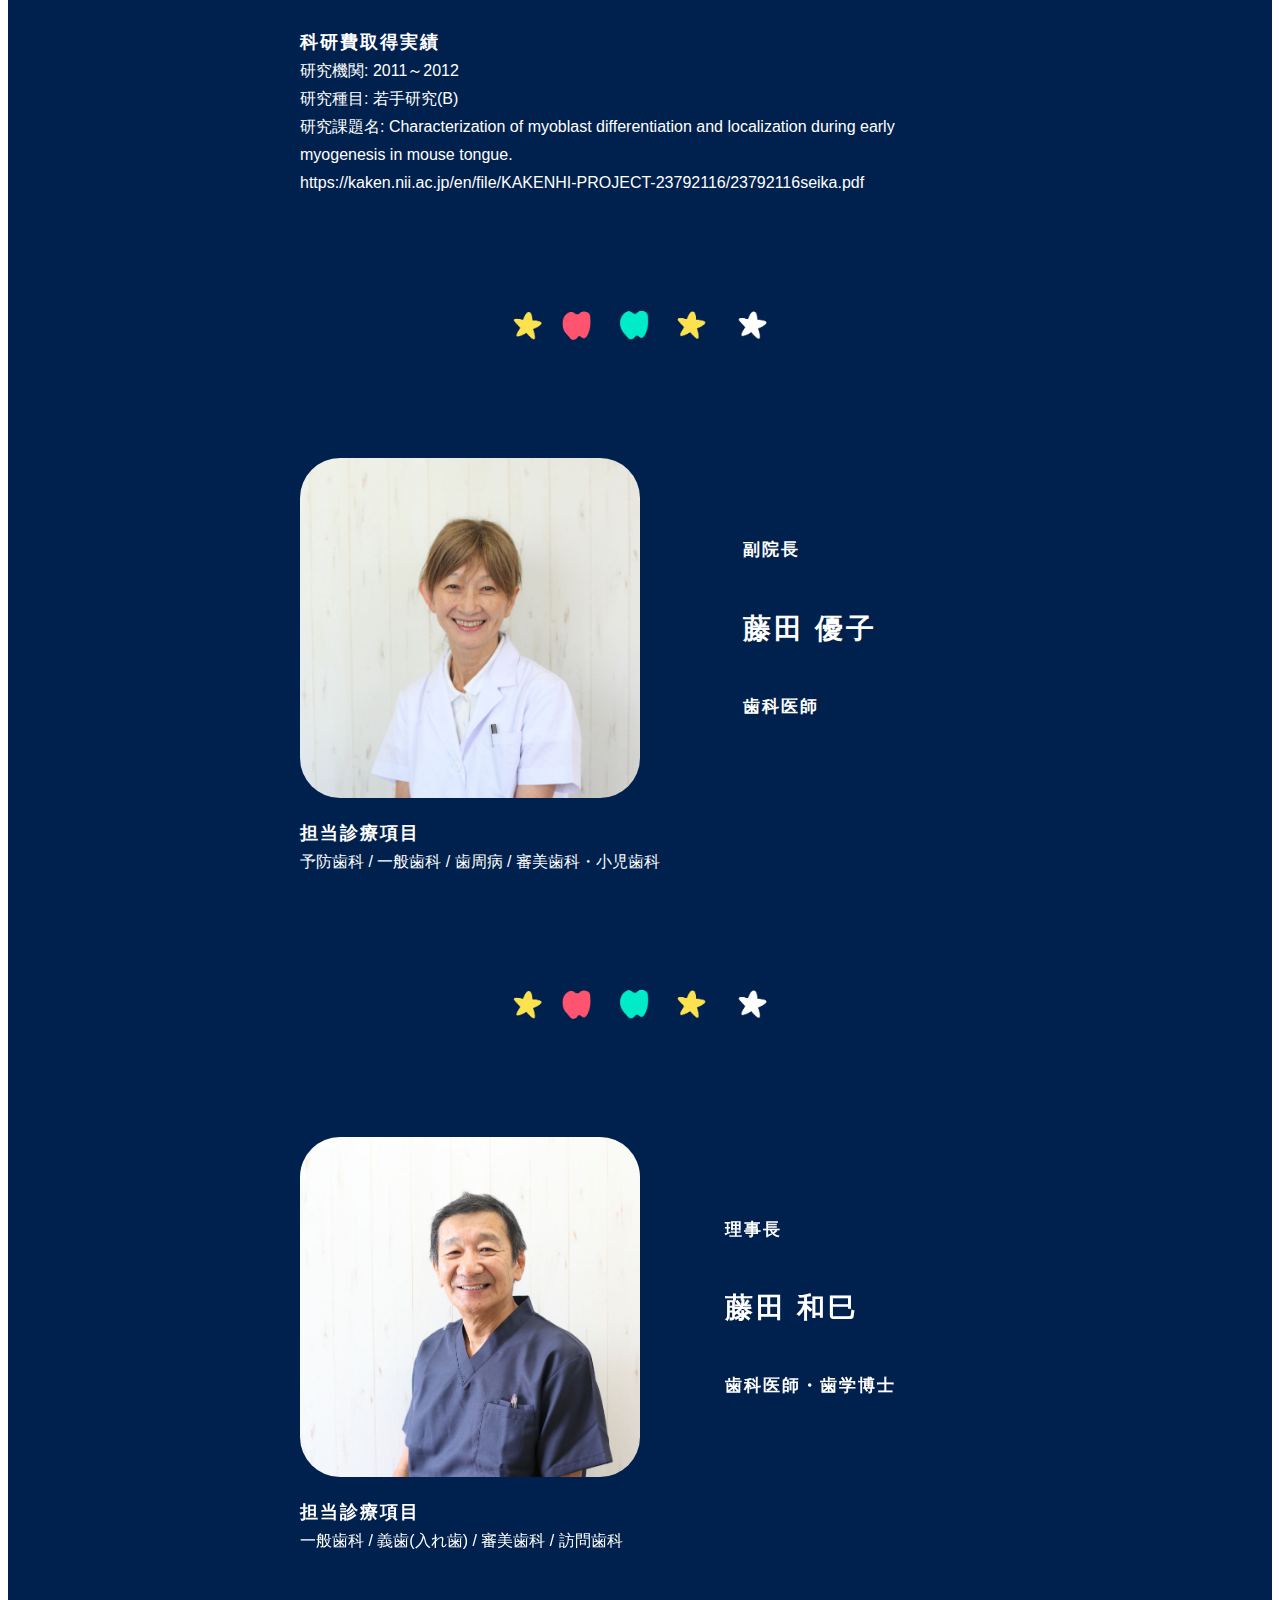
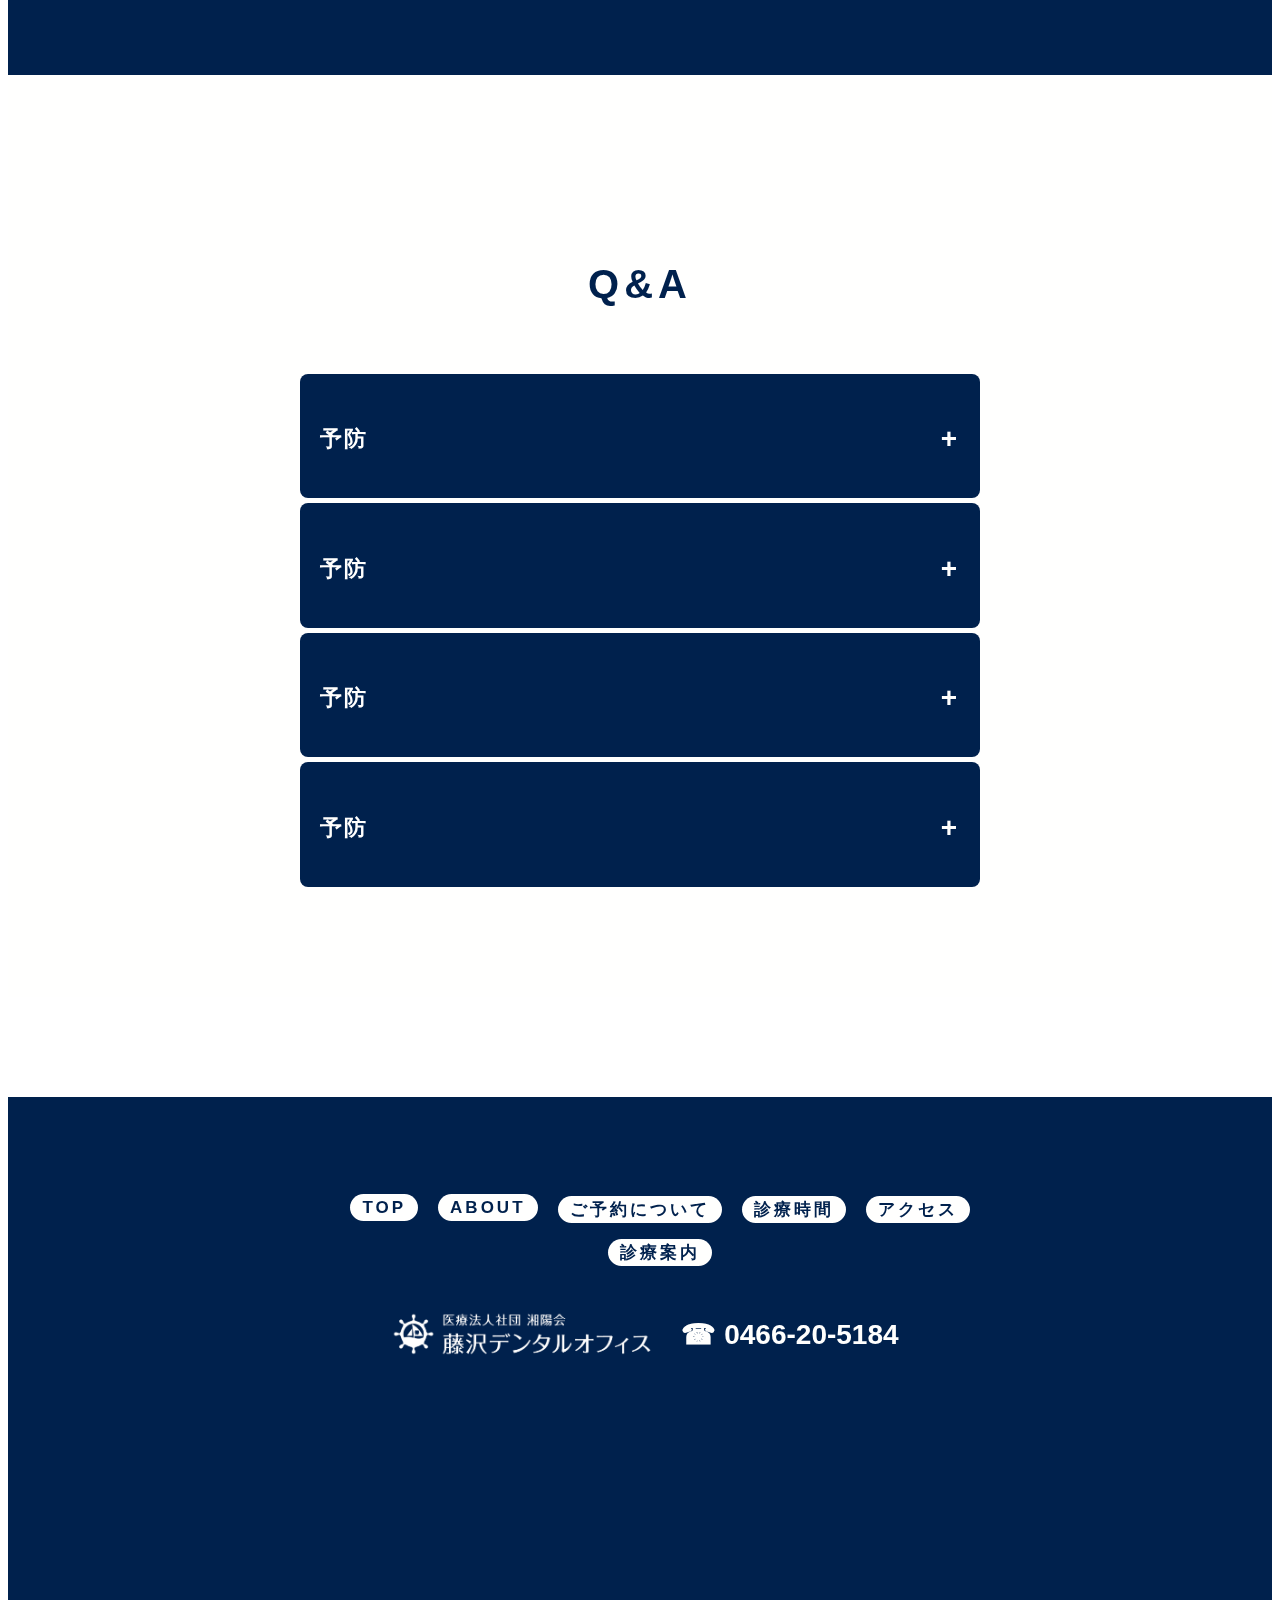
<file: about.html>
<!DOCTYPE HTML>
<html>
    <head>
        <meta charset="UTF-8">
        <meta name="autor" content="fod">
        <meta name="description" content="">
        <link rel="stylesheet" href="fod.css">
        <script src="fod.js" defer></script>
        <title>fod_about</title>
        <!-- Bootstrap CSS -->
        <link href="https://cdn.jsdelivr.net/npm/bootstrap@5.0.2/dist/css/bootstrap.min.css"
        rel="stylesheet"
        integrity="sha384-EVSTQN3/azprG1Anm3QDgpJLIm9Nao0Yz1ztcQTwFspd3yD65VohhpuuCOmLASjC"crossorigin="anonymous">
        <meta name="viewport" content="width=device-width, initial-scale=1">
        <link rel="preconnect" href="https://fonts.googleapis.com">
        <link rel="preconnect" href="https://fonts.gstatic.com" crossorigin>
        <link href="https://fonts.googleapis.com/css2?family=Noto+Sans+JP:wght@100&family=Poppins:ital,wght@0,100;0,200;0,300;0,400;0,500;0,600;0,700;0,800;0,900;1,100;1,200;1,300;1,400;1,500;1,600;1,700;1,800;1,900&display=swap" rel="stylesheet">
    </head>
    <body>
        <header>
            <div class="hamburger_btn">
                <p>● MENU</p>
            </div>
            
            <div class="hamburger">
                <div class="menu">
                    <ul>
                        <li><a href="index.html#top" class="h" id="menu01">TOP</a></li>   
                        <li><a href="index.html#g02" class="h">診療時間</a></li>
                        <li><a href="index.html#g03" class="h">アクセス</a></li>
                    </ul>
                    <ul>
                        <li><a href="about.html#top" class="h" id="menu02">ABOUT</a></li>
                        <li><a href="about.html#g02" class="h">ご予約について</a></li>
                        <li><a href="about.html#g03" class="h">院内施設</a></li>
                        <li><a href="about.html#g04" class="h">スタッフ紹介</a></li>
                        <li><a href="about.html#g05" class="h">Q&A</a></li>
                    </ul>
                    <ul>
                        <li><a href="treatment.html#top" class="h" id="menu03">診療案内</a></li>
                        <li><a href="treatment.html#g01" class="h">予防歯科</a></li>
                        <li><a href="treatment.html#g02" class="h">矯正歯科</a></li>
                        <li><a href="treatment.html#g03" class="h">小児歯科</a></li>
                        <li><a href="treatment.html#g04" class="h">無痛歯科</a></li>
                        <li><a href="treatment.html#g05" class="h">咬合・顎関節症</a></li>
                        <li><a href="treatment.html#g06" class="h">歯周病・内科</a></li>
                        <li><a href="treatment.html#g07" class="h">ホワイトニング</a></li>
                        <li><a href="treatment.html#g08" class="h">審美歯科</a></li>
                        <li><a href="treatment.html#g09" class="h">義歯(入れ歯)</a></li>
                        <li><a href="treatment.html#g10" class="h">一般歯科</a></li>
                    </ul>
                </div>
            </div>
            <div class="book_btn">
                <p><a href="about.html#g02" style="color: #FFFFFE;">予約はコチラ</a></p>
            </div>
            <div class="firstView">
                <div class="top_btn">
                    <a href="index.html">
                        <img src="sozai/logo_fixed.png">
                    </a>
                </div>
            </div>
        </header>
        <main>

            <section class="head">
                <div class="container">
                    <div class="fv_boxes">
                        <div></div>
                        <div class="fv_box01">
                            <div class="fv_img01">
                                <img src="fv_img/01.jpg">
                            </div>
                            <div class="fv_illust01">
                                <img src="sozai/fv01.png">
                            </div>                        
                        </div>
                        <div class="fv_box02">
                            <div class="fv_img02">
                                <img src="fv_img/02.jpg">
                            </div>
                            <div class="fv_img03">
                                <img src="fv_img/03.jpg">
                            </div>
                            <div class="fv_illust02">
                                <img src="sozai/fv02.png">
                            </div>  
                            <div class="fv_illust03">
                                <img src="sozai/fv03.png">
                            </div>  
                            <div class="fv_illust04">
                                <img src="sozai/fv04.png">
                            </div>  
                        </div>
                        <div class="fv_box03">
                            <div class="fv_img04">
                                <img src="fv_img/04.jpg">
                            </div>
                            <div class="fv_illust05">
                                <img src="sozai/fv05.png">
                            </div>  
                        </div>
                    </div>                   
                </div>
            </section>

            <div class="haikei00">
                <div class="container">

                    <div class="content00">
                        <div class="text">
                            <div class="yakusoku">
                                <h2>藤沢デンタルオフィスの約束</h2>
                                <p>
                                    <span>痛みを止めます。</span><br><span>食事ができるようにします。</span><br><span>自然な笑顔が作れるようにします。</span><br>
                                    <span>お口の全ての悩みを解決する</span><span>スペシャリストとして、</span><br><span>患者様のお困り事を無くすことを</span><span>最重要視します。</span>
                                </p>
                            </div>
                            <div class="illust05">
                                <img src="sozai/illustration05.png">
                            </div>
                            <div>
                                <h3>1次治療</h3>
                                <div class="ultagu">
                                    <li><a>虫歯</a></li>
                                    <li><a>歯周病</a></li> 
                                    <li><a>口腔粘膜疾患</a></li>
                                    <li><a>顎関節症</a></li>
                                </div>
                                <div class="ultagu" style="margin-top: 0.4rem;">
                                    <li><a>親知らず</a></li> 
                                    <li><a>咬合異常</a></li>
                                    <li><a>外傷</a></li>
                                    <li><a>入れ歯</a></li>
                                </div>
                                <p>
                                    歯科医院に足を運ぶ理由として最も多いのが「歯の痛み」であると思います。
                                    まずはどのような病態であれ、痛みを止めることを最優先に治療をします。
                                    その後、上下左右どこでも咬めるように、美味しく食事が出来るようになることを目指します。
                                    また、食事を美味しく食べるのと同等に大切なのが、笑った時に見える前歯の見た目です。
                                    痛いところが無く、食事は多少不便だけれどもなんとか食べられる、しかし前歯に不具合があるせいで、
                                    人前で笑うことが出来ない。
                                    このような場合、奥歯よりも優先して綺麗な前歯を作るケースもあります。
                                    それぞれの患者様によって、歯科治療に望むことは異なると思います。目の前にいる患者様の希望することを理解して、
                                    歯科医師としての意見を伝え、患者様と相互に納得した治療だけを行うことを約束いたします。
                                </p>
                            </div>
                            <div style="margin-top: 2rem;">
                                <h3>2次治療</h3>
                                <div class="ultagu">
                                    <li><a>予防</a></li>
                                    <li><a>矯正</a></li>
                                    <li><a>審美</a></li>
                                    <li><a>ホワイトニング</a></li>
                                </div>
                                <p>
                                    虫歯等のお口の病気になりたくない、歯並びで困りたくない、お子様の歯並びを困らせたくない、より健康的で綺麗な口元にしたい。
                                    このような希望をお持ちの患者様には、治療をはじめる前に、それらの希望を叶える方法にどのようなものがあるのかを徹底して説明します。
                                    その治療がどのような理由、根拠で患者様の希望を叶えることが出来るのかを理解していただく前には治療は致しません。
                                    また、当院では出来ない治療があれば、当院が自信をもっておすすめする他院を紹介致します。
                                </p>
                            </div>
                        </div>
                        <div class="text">
                            <h3>患者様へのお願い</h3>
                            <p>
                                当院では、1次治療を優先致します。基本は予約診療ですが、寝れないほどの痛みに困っている患者様が目の前に居れば、優先して治療をします。
                                ですので、お忙しい中、予約を取って来院していただいた患者様でも何分も待たせてしまうこともあるかもしれません。
                                しかし、逆に予約を取っていないけれど、痛くてどうしようもない、前歯が外れて仕事ができない、奥歯が欠けて食事が全くできない、そのような状態にご自身がなられましたら、優先して治療を致します。
                                困っている患者様を助けたい気持ちが歯科医師としての絶対条件です。このような優先順位を理解していただきたくお願い致します。
                            </p>
                        </div>
                        <div class="illust06">
                            <img src="sozai/illustration06_1.png">
                            <img src="sozai/illustration06_2.png">
                        </div>
                        <div class="content_name" id="g02">
                            <h1>ご予約について</h1>
                        </div>
                        <div class="text">
                            <a href="tel:0466-20-5184" style="text-decoration: none;">
                                <h2 style="color: #00214D;margin-top: 2rem;">☎ 0466-20-5184</h2>
                            </a>
                            <p style="padding-bottom: 0;">
                                当院では、電話でのご予約やご相談を随時受け付けております。
                                診療に関するお悩みや、症状についてのご相談もお気軽にお電話ください。
                            </p>
                            <p style="color: #FF5470;font-weight: 800;line-height: 2.4rem;font-size: 1.7rem;padding: 0;">
                                平日 10:00-24:00 / 土日祝 10:00-17:00
                            </p>
                        </div>
                        
                        <div class="text" style="margin-top: 4rem;">
                            <h2>Web予約</h2>
                            <p>
                                初診の方の治療、ホワイトホワイトニングのご予約専用受付になっております。<br>
                                矯正等のご予約、2回目以降の方はお電話にてお問い合わせください。
                            </p>
                            <div class="book">
                                <div style="display: flex;justify-content: flex-end;gap: 1rem;">
                                    <div class="moreBox">
                                        <div class="more"><a href="https://ssl.haisha-yoyaku.jp/x6880642/login/serviceAppoint/index?SITE_CODE=epark&_ga=2.191808874.1160438516.1522125228-192870618.1522125228">治療専用</a></div>
                                    </div>
                                    <div class="moreBox">
                                        <div class="more"><a href="https://clinic.beauty.hotpepper.jp/H000486517/">ホワイトニング専用</a></div>
                                    </div>
                                </div>
                            </div>
                        </div>
                    </div>
                </div>
            </div>

            <div class="haikei01">
                <div class="container">
                    <div class="content01">
                        <div class="illust07">
                            <img src="sozai/illustration07.png">
                        </div>
                        <div class="content_name">
                            <h1 style="color: #FFFFFE;">診療の流れ</h1>
                        </div>
                        <div class="text">
                            <div>
                                <div class="num">
                                        <h1>01</h1>
                                </div>
                                <h3>受付・問診票の記入</h3>
                                <p>
                                    健康保険証と、お持ちの方は医療証をお預かり致します。
                                    保険証登録を行っている間に問診票の記入をお願いします。 
                                </p>
                            </div>
                            <div>
                                <div class="num">
                                        <h1>02</h1>
                                </div>
                                <h3>応急処置および救急処置</h3>
                                <p>
                                    痛みが強い、出血が激しい等の場合、応急処置をして痛みを止めます。 
                                </p>
                            </div>
                            <div>
                                <div class="num">
                                        <h1>03</h1>
                                </div>
                                <h3>歯周病予防</h3>
                                <p>
                                    レントゲン検査、虫歯の有無、歯周ポケットの測定、歯肉の炎症程度の測定、
                                    歯の動揺検査、プラークの付き具合、咬み合わせの検査、歯周病菌の顕微鏡検査
                                    (ご希望の方のみ)を行います。 
                                </p>
                            </div>
                            <div>
                                <div class="num">
                                        <h1>04</h1>
                                </div>
                                <h3>検査結果のお話し</h3>
                                <p>
                                    検査の結果を簡単にご説明します。
                                    次回以降、顕微鏡検査結果等含め詳細をご説明致します。 
                                </p>
                            </div>
                            <div>
                                <div class="num">
                                        <h1>05</h1>
                                </div>
                                <h3>治療法の説明・選択</h3>
                                <p>
                                    検査結果を踏まえ、出来る限り複数の治療方法をご提案致します。
                                    その中で歯科医師としての意見と、患者様のご希望を照らし合わせます。 
                                </p>
                            </div>
                            <div>
                                <div class="num">
                                        <h1>06</h1>
                                </div>
                                <h3>治療開始・治療期間中</h3>
                                <p>
                                    治療方法の選択と患者様の同意が得られた場合に限り、当日に治療を開始します。
                                    それ以外の場合は、次回以降に治療開始になります。
                                    歯科治療の特徴として、1回では終わらないケースが多いです。
                                    その理由の説明と、再発を繰り返さない治療を行います。 
                                </p>
                            </div>
                            <div>
                                <div class="num">
                                        <h1>07</h1>
                                </div>
                                <h3>治療後の評価・予防</h3>
                                <p>
                                    治療結果を評価します。さらに、今回の治療が必要になった原因を考察し、
                                    今後再発を繰り返さない予防法を提案、指導致します。
                                </p>
                            </div>
                            <div>
                                <div class="num">
                                        <h1>08</h1>
                                </div>
                                <h3>定期検診</h3>
                                <p>
                                    病気になってから歯医者に行くのではなく、病気になる前に定期検診を行い、
                                    治療をしなくても問題の無いお口の中を維持していきます。て、精密検査をした上で
                                    診断、治療、予防の提案をさせていただきます。
                                </p>
                            </div>
                        </div>
                        <div class="illust08">
                            <img src="sozai/illustration08.png">
                        </div>
                    </div>
                </div>
            </div>

            <div class="haikei00">
                <div class="container">
                    <div class="content00">
                        <div class="content_name" id="g03">
                            <h1>院内施設</h1>
                        </div>
                        <div class="text">
                            <div class="flex_boxes">
                                <div class="flex_box">
                                    <div class="flex_contents">
                                        <img src="a_g03/01.jpg">
                                        <p>
                                            <strong class="standout">入り口</strong><br>
                                            江ノ島電鉄藤沢駅から徒歩1分。
                                            通学通勤帰りの通院にも便利です。
                                            エレベーターで7階までお上がりください。
                                        </p>
                                    </div>
                                </div>
                                <div class="flex_box">
                                    <div class="flex_contents">
                                        <img src="a_g03/02.jpg">
                                        <p><strong class="standout">受付・待合室</strong><br>
                                            当院のスタッフが笑顔でお迎えいたします。
                                            白を基調とした明るい待合室で、
                                            リラックスしてお待ちください。
                                        </p>
                                    </div>
                                </div>
                                <div class="flex_box">
                                    <div class="flex_contents">
                                        <img src="a_g03/03.jpg">
                                        <p><strong class="standout">キッズスペース</strong><br>
                                            親御様が治療を受けている間、受付の目の前にあるスペースで遊んで待っていられます。
                                        </p>
                                    </div>
                                </div>
                                <div class="flex_box">
                                    <div class="flex_contents">
                                        <img src="a_g03/04.jpg">
                                        <p><strong class="standout">診察室</strong><br>
                                            全ての診察室が半個室です。ベビーカーも車いすも入ることができ、
                                            ゆったりと診療が受けられるよう広めに設計しています。
                                        </p>
                                    </div>
                                </div>
                                <div class="flex_box">
                                    <div class="flex_contents">
                                        <img src="a_g03/05.jpg">
                                        <p><strong class="standout">オペ室</strong><br>
                                            ダミーテキストダミーテキストダミーテキストダミーテキストダミーテキストダミーテキスト
                                            ダミーテキストダミーテキストダミーテキストダミーテキストダミーテキストダミーテキスト
                                        </p>
                                    </div>
                                </div>
                                <div class="flex_box">
                                    <div class="flex_contents">
                                        <img src="a_g03/06.jpg">
                                        <p><strong class="standout">ホワイトニングルーム</strong><br>
                                            ダミーテキストダミーテキストダミーテキストダミーテキストダミーテキストダミーテキスト
                                            ダミーテキストダミーテキストダミーテキストダミーテキストダミーテキストダミーテキスト
                                        </p>
                                    </div>
                                </div>
                            </div>
                            <div class="flex_boxes">
                                <div class="flex_box">
                                    <div class="flex_contents">
                                        <img src="a_g03/07.jpg">
                                        <p><strong class="standout">デジタルレントゲン・ＣＴ撮影装置</strong><br>
                                            通常のレントゲン装置に加え、親知らず抜歯や顎関節、
                                            インプラント等の診断に必要な歯科用ＣＴ装置も完備しています。
                                        </p>
                                    </div>
                                </div>
                                <div class="flex_box">
                                    <div class="flex_contents">
                                        <img src="a_g03/08.jpg">
                                        <p><strong class="standout">矯正用セファロレントゲン</strong><br>
                                            歯列矯正の診断に必要なセファロ撮影装置です。
                                            歯列不正や骨格異常の診査を2次元平面で行います。
                                        </p>
                                    </div>
                                </div>
                                <div class="flex_box">
                                    <div class="flex_contents">
                                        <img src="a_g03/09.jpg">
                                        <p><strong class="standout">クラスS滅菌器(シロナ社製)</strong><br>
                                            歯を削る機械の内部まで完全に滅菌する、ヨーロッパ基準のドイツ製DACユニバーサルを導入しています。
                                        </p>
                                    </div>
                                </div>
                                <div class="flex_box">
                                    <div class="flex_contents">
                                        <img src="a_g03/10.jpg">
                                        <p><strong class="standout">位相差顕微鏡</strong><br>
                                            鮮明画像で生きたままの口腔内の細菌を観察します。
                                            映像や画像を一緒に見ながら、説明させていただきます。
                                        </p>
                                    </div>
                                </div>
                                <div class="flex_box">
                                    <div class="flex_contents">
                                        <img src="a_g03/11.jpg">
                                        <p><strong class="standout">ホワイトニング照射器</strong><br>
                                            反応を促進するために照射器を使用いたします。光源にLEDを採用し発熱が少なく患者様に負担が少ない照射器です。
                                        </p>
                                    </div>
                                </div>
                                <div class="flex_box">
                                    <div class="flex_contents">
                                        <img src="a_g03/12.jpg">
                                        <p><strong class="standout">口腔外バキューム</strong><br>
                                            治療中に出る粉塵や水しぶきを吸い取り、清潔な診察室を保ちます。感染症や院内感染対策に配慮しております。
                                        </p>
                                    </div>
                                </div>
                                <div class="flex_box">
                                    <div class="flex_contents">
                                        <img src="a_g03/13.jpg">
                                        <p><strong class="standout">笑気ガス吸入装置</strong><br>
                                            歯科恐怖症や歯科診療にトラウマのある患者様は笑気ガスを使用しながら、リラックスした状態で診療を受ける事ができます。
                                        </p>
                                    </div>
                                </div>
                                <div class="flex_box">
                                    <div class="flex_contents">
                                        <img src="a_g03/14.jpg">
                                        <p><strong class="standout">高周波機器</strong><br>
                                            根の治療や口内炎、顎関節症、歯周病、歯肉のメラニン除去や知覚過敏にも効果のある高周波機器を完備しております。通常の治療で治癒に向かわない場合、高周波を併用します。
                                        </p>
                                    </div>
                                </div>
                                <div class="flex_box">
                                    <div class="flex_contents">
                                        <img src="a_g03/15.jpg">
                                        <p><strong class="standout">表面麻酔・電動麻酔</strong><br>
                                            局所麻酔の前に表面麻酔を行い、注入する際の痛みを抑えています。また、電動麻酔器によって、注入速度を一定に保ち、痛みを最小限にしています。
                                        </p>
                                    </div>
                                </div>
                            </div>
                            <div class="aida"></div>
                        </div>    
                    </div>
                </div>
            </div>
            
            <div class="haikei01">
                <div class="container">
                    <div class="content01">
                        <div class="illust09">
                            <img src="sozai/illustration09.png">
                        </div>
                        <div class="content_name" id="g04">
                            <h1 style="color: #FFFFFE;">スタッフ紹介</h1>
                        </div>
                        <div class="text">
                            <div class="text01">
                                <div class="staff_img">
                                    <img src="a_g04/01.jpg">
                                </div>
                                <div class="staff">
                                    <div>
                                        <p>院長</p>
                                        <h2>藤田 和也</h2>
                                        <p style="font-size: 1.7rem;">歯科医師・歯学博士</p>
                                    </div>
                                </div>
                            </div>
                            <div class="info">
                                <p>
                                    生年月日 : 昭和55年10月30日 / 血液型 : O型 / 出生地 : 神奈川県藤沢市片瀬 / 趣味 : ヨット・海外旅行(バックパッカー)・スノーボード<br>
                                </p>
                                <p>
                                    <strong class="standout">担当診療項目</strong><br> 
                                    予防歯科 / 一般歯科 / 無痛治療・病態診断 / 歯周病 / 歯周内科治療・義歯(入れ歯) / 親知らず抜歯 / 口腔外科 / 咬合治療 / 全顎治療・矯正歯科 / 審美歯科・小児歯科
                                </p>
                                <p>
                                    <strong class="standout">略歴</strong><br>
                                    H.17 日本歯科大学卒業・歯科医師免許取得<br>
                                    H.21 日本歯科大学大学院卒業・博士号取得<br>    
                                    H.21 日本歯科大学病理学講座 入局(助教)<br>
                                    H.26 日本歯科大学病理学講座 退職(非常勤講師)
                                </p>
                                <p>
                                    <strong class="standout">職歴</strong><br>
                                    H.19 医療法人社団 徳真会 勤務<br>
                                    H.21 医療法人社団 康寧会 勤務<br>    
                                    H.22 医療法人社団 松柏会 勤務<br>
                                    H.23 医療法人社団 明敬会(湘南藤沢歯科) 勤務<br>
                                    H.28 医療法人社団 湘陽会(藤沢ﾃﾞﾝﾀﾙｵﾌｨｽ) 院長就任
                                </p>
                                <p>
                                    <strong class="standout">論文</strong><br>
                                    <a href="https://pubmed.ncbi.nlm.nih.gov/23584732/"target="_blank"rel="noreferrer noopener">Molecular signaling at the fusion stage of the mouse mandibular arch: involvement of IGF family. Int J Dev Biol. 2013.</a><br>
                                    <a href="https://pubmed.ncbi.nlm.nih.gov/23991050/"target="_blank"rel="noreferrer noopener">Generation of a mouse model with down-regulated U50 snoRNA(SHORD50) expression and its organ-specific phenotypic modulation. PLoS One. 2013</a><br>
                                    <a href="https://pubmed.ncbi.nlm.nih.gov/24206222/"target="_blank"rel="noreferrer noopener">Molecular contribution to cleft palate production in cleft lip mice. Congenit Anom (Kyoto). 2014</a><br>
                                    <a href="https://pubmed.ncbi.nlm.nih.gov/26334330/"target="_blank"rel="noreferrer noopener">Embryonic tongue morphogenesis in an organ culture model of mouse mandibular arches: blocking Sonic hedgehog signaling leads to microglossia. In Vitro Cell Dev Biol Anim. 2016</a>
                                </p>
                                <p>
                                    <strong class="standout">科研費取得実績</strong><br>
                                    研究機関: 2011～2012<br>
                                    研究種目: 若手研究(B)<br>    
                                    研究課題名: Characterization of myoblast differentiation and localization during early myogenesis in mouse tongue.<br>
                                    https://kaken.nii.ac.jp/en/file/KAKENHI-PROJECT-23792116/23792116seika.pdf
                                </p>
                            </div>
                        </div>
                        <div class="illust10">
                            <img src="sozai/illustration10.png">
                        </div>
                        <div class="text">
                            <div class="text01">
                                <div class="staff_img">
                                    <img src="a_g04/02.jpg">
                                </div>
                                <div class="staff">
                                    <div>
                                        <p>副院長</p>
                                        <h2>藤田 優子</h2>
                                        <p style="font-size: 1.7rem;">歯科医師</p>
                                    </div>
                                </div>
                            </div>
                            <div class="info">
                                <p>
                                    <strong class="standout">担当診療項目</strong><br> 
                                    予防歯科 / 一般歯科 / 歯周病 / 審美歯科・小児歯科
                                </p>
                            </div>
                        </div>
                        <div class="illust10">
                            <img src="sozai/illustration10.png">
                        </div>
                        <div class="text">
                            <div class="text01">
                                <div class="staff_img">
                                    <img src="a_g04/03.jpg">
                                </div>
                                <div class="staff">
                                    <div>
                                        <p>理事長</p>
                                        <h2>藤田 和巳</h2>
                                        <p style="font-size: 1.7rem;">歯科医師・歯学博士</p>
                                    </div>
                                </div>
                            </div>
                            <div class="info">
                                <p>
                                    <strong class="standout">担当診療項目</strong><br> 
                                    一般歯科 / 義歯(入れ歯) / 審美歯科 / 訪問歯科
                                </p>
                            </div>
                        </div>
                    </div>
                </div>
            </div>
            <div class="haikei00">
                <div class="container">
                    <div class="content00">
                        <div class="content_name" id="g05">
                            <h1>Q&A</h1>
                        </div>
                        <div class="text">
                                <details class="details">
                                    <summary class="summary01" id="summary">
                                        <div class="text01">
                                            <h3>予防</h3>
                                            <div class="deg">
                                                <h2>+</h2>
                                            </div>
                                        </div>
                                    </summary>
                                    <div class="acc">
                                        <div class="ultagu">
                                            <li><a>虫歯予防</a></li>
                                            <li><a>噛み合わせ予防</a></li> 
                                        </div>
                                        <p>
                                            お子様に対して歯科医院で行う治療で最も重要なのが予防治療です。
                                            お子様に対しての予防歯科治療としては、 虫歯予防と咬み合わせ予防があります。
                                        </p>
                                        <div class="moreBox">
                                            <div class="more"><a href="treatment.html#g01">view more</a></div>
                                        </div>
                                    </div>
                                </details>
                                <details class="details">
                                    <summary class="summary01" id="summary">
                                        <div class="text01">
                                            <h3>予防</h3>
                                            <div class="deg">
                                                <h2>+</h2>
                                            </div>
                                        </div>
                                    </summary>
                                    <div class="acc">
                                        <div class="ultagu">
                                            <li><a>虫歯予防</a></li>
                                            <li><a>噛み合わせ予防</a></li> 
                                        </div>
                                        <p>
                                            お子様に対して歯科医院で行う治療で最も重要なのが予防治療です。
                                            お子様に対しての予防歯科治療としては、 虫歯予防と咬み合わせ予防があります。
                                        </p>
                                        <div class="moreBox">
                                            <div class="more"><a href="treatment.html#g01">view more</a></div>
                                        </div>
                                    </div>
                                </details>
                                <details class="details">
                                    <summary class="summary01" id="summary">
                                        <div class="text01">
                                            <h3>予防</h3>
                                            <div class="deg">
                                                <h2>+</h2>
                                            </div>
                                        </div>
                                    </summary>
                                    <div class="acc">
                                        <div class="ultagu">
                                            <li><a>虫歯予防</a></li>
                                            <li><a>噛み合わせ予防</a></li> 
                                        </div>
                                        <p>
                                            お子様に対して歯科医院で行う治療で最も重要なのが予防治療です。
                                            お子様に対しての予防歯科治療としては、 虫歯予防と咬み合わせ予防があります。
                                        </p>
                                        <div class="moreBox">
                                            <div class="more"><a href="treatment.html#g01">view more</a></div>
                                        </div>
                                    </div>
                                </details>
                                <details class="details">
                                    <summary class="summary01" id="summary">
                                        <div class="text01">
                                            <h3>予防</h3>
                                            <div class="deg">
                                                <h2>+</h2>
                                            </div>
                                        </div>
                                    </summary>
                                    <div class="acc">
                                        <div class="ultagu">
                                            <li><a>虫歯予防</a></li>
                                            <li><a>噛み合わせ予防</a></li> 
                                        </div>
                                        <p>
                                            お子様に対して歯科医院で行う治療で最も重要なのが予防治療です。
                                            お子様に対しての予防歯科治療としては、 虫歯予防と咬み合わせ予防があります。
                                        </p>
                                        <div class="moreBox">
                                            <div class="more"><a href="treatment.html#g01">view more</a></div>
                                        </div>
                                    </div>
                                </details>
                            </div>
                        </div>
                    </div>
                </div>
            </div>
        </main>
        <footer>
            <div class="container">
                <div class="footer">
                    <ul>
                        <li><a href="index.html#top">TOP</a></li>
                        <li><a href="about.html#top">ABOUT</a></li>
                        <li><a href="about.html#g02">ご予約について</a></li>
                        <li><a href="index.html#g02">診療時間</a></li>
                        <li><a href="index.html#g03">アクセス</a></li>
                        <li><a href="treatment.html#top">診療案内</a></li>
                    </ul>
                
                    <div class="footer_content">
                        <a href="index.html#top"><img class="img01" src="sozai/logo.png"></a>
                        <a href="tel:0466-20-5184"><h2>☎ 0466-20-5184</h2></a>
                    </div>
                </div>
            </div>
            <div>
                <iframe src=
                    "https://www.google.com/maps/embed?pb=!1m18!1m12!1m3!1d3254.7543878439606!2d139.4845320757723!3d35.33692017270033!2m3!1f0!2f0!3f0!3m2!1i1024!2i768!4f13.1!3m3!1m2!1s0x60184e352b8f291b%3A0xa8ab73a73df68754!2z6Jek5rKi44OH44Oz44K_44Or44Kq44OV44Kj44K5!5e0!3m2!1sja!2sjp!4v1722778793674!5m2!1sja!2sjp"
                    width="100%" height="400px" style="border:0;" allowfullscreen="" loading="lazy" referrerpolicy="no-referrer-when-downgrade">
                </iframe>
            </div>
        </footer>
    </body>
</html>
</file>
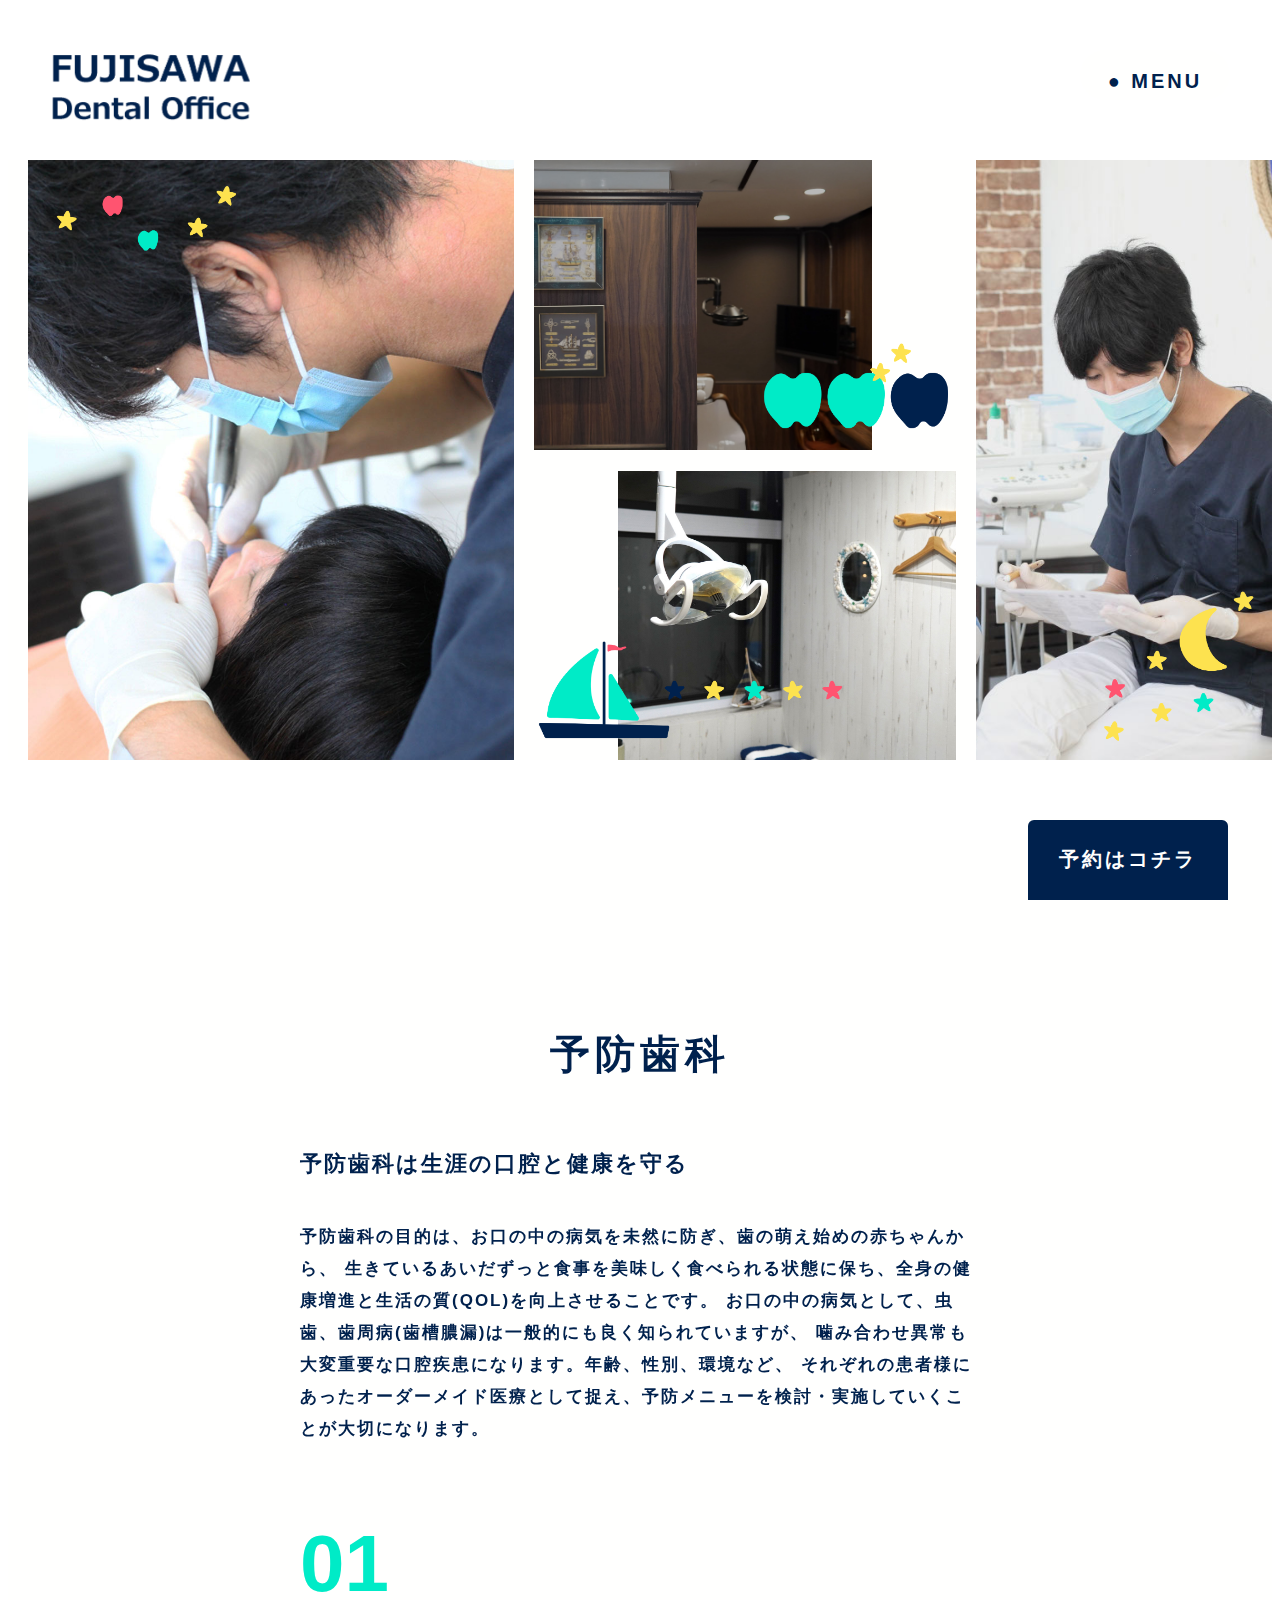
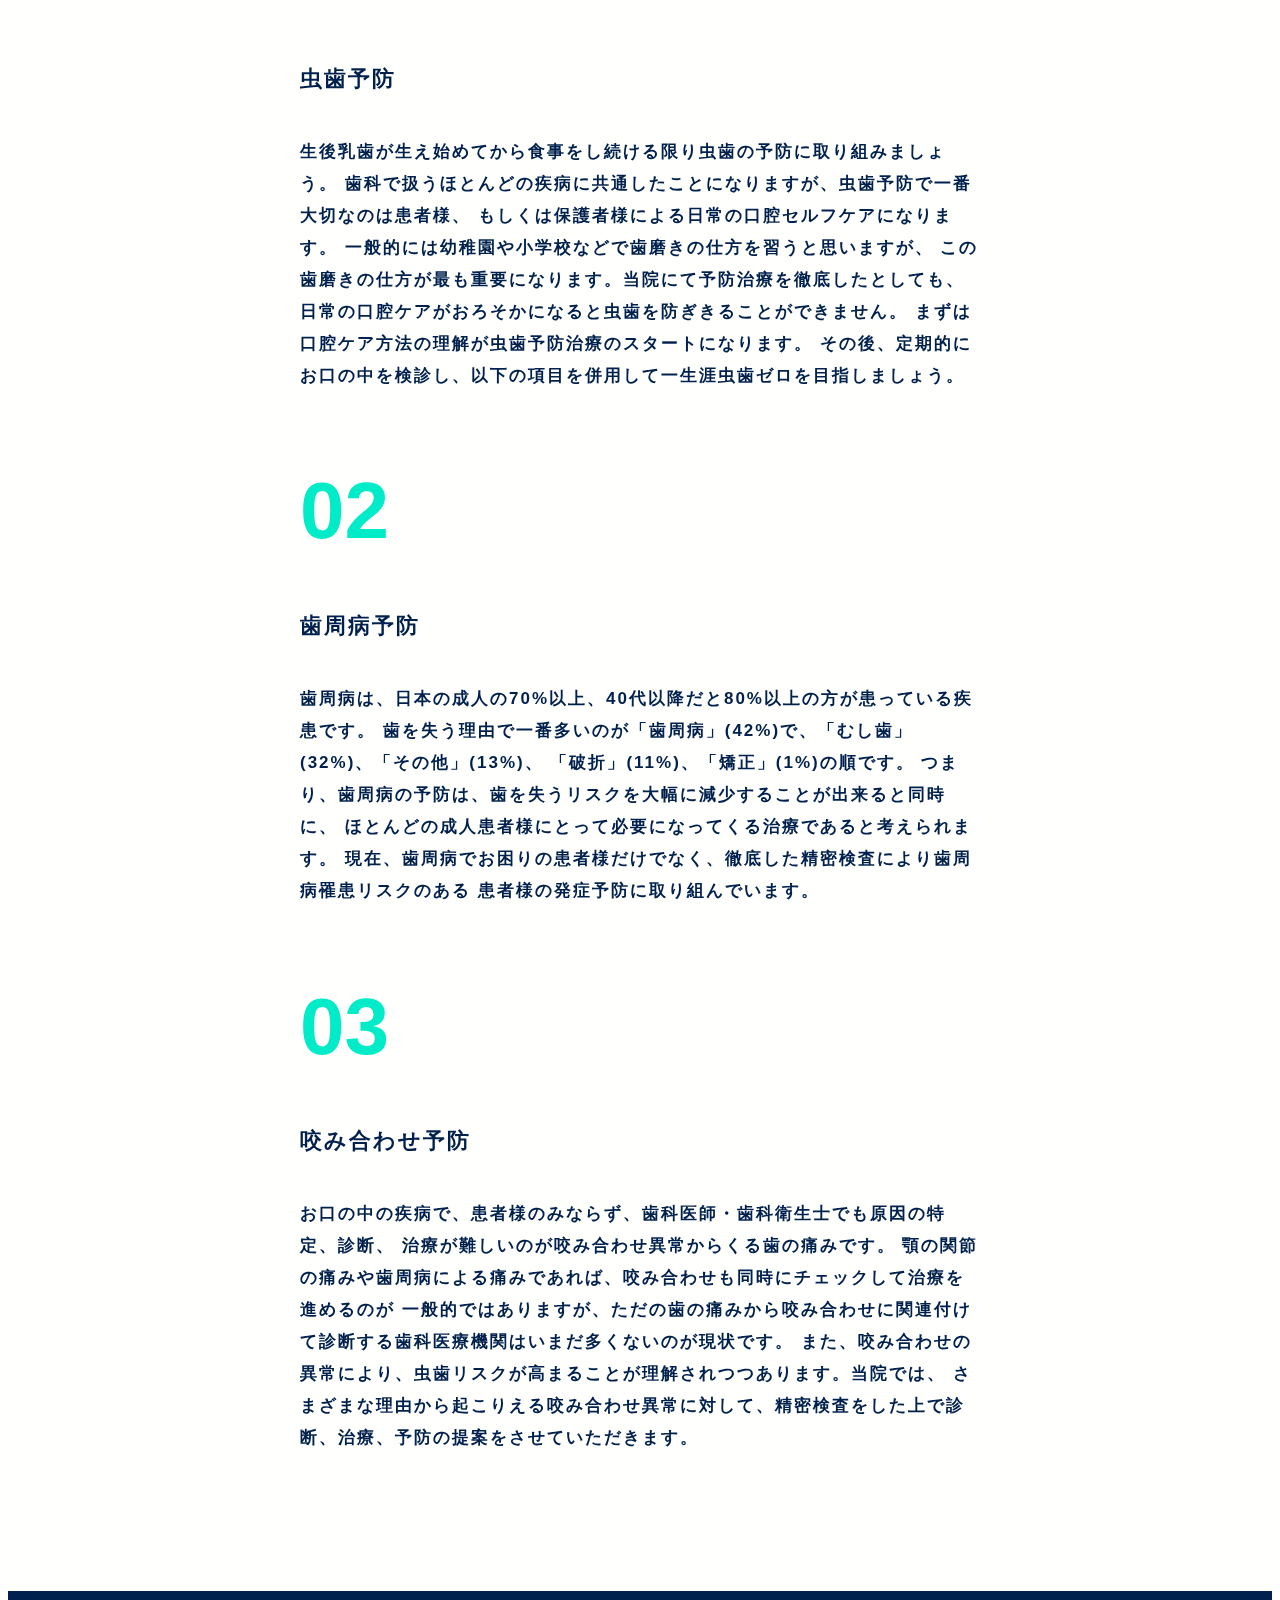
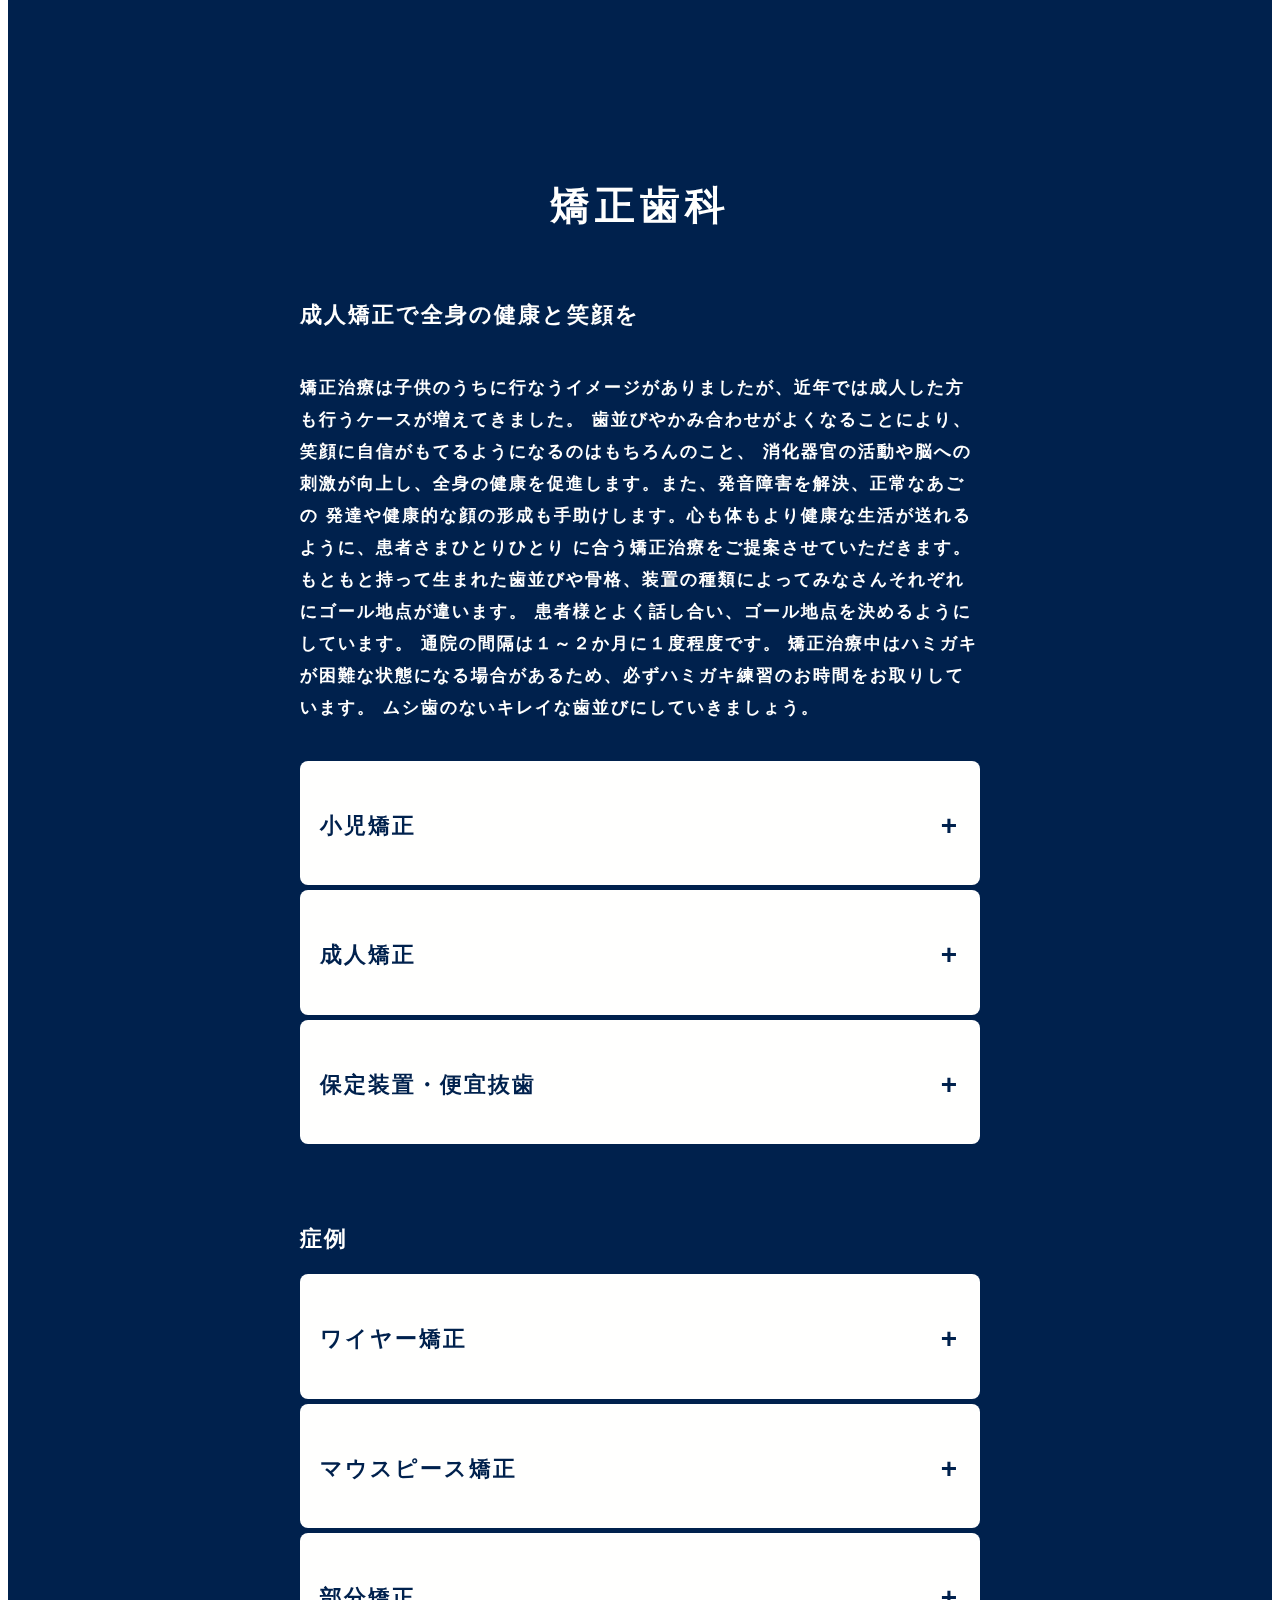
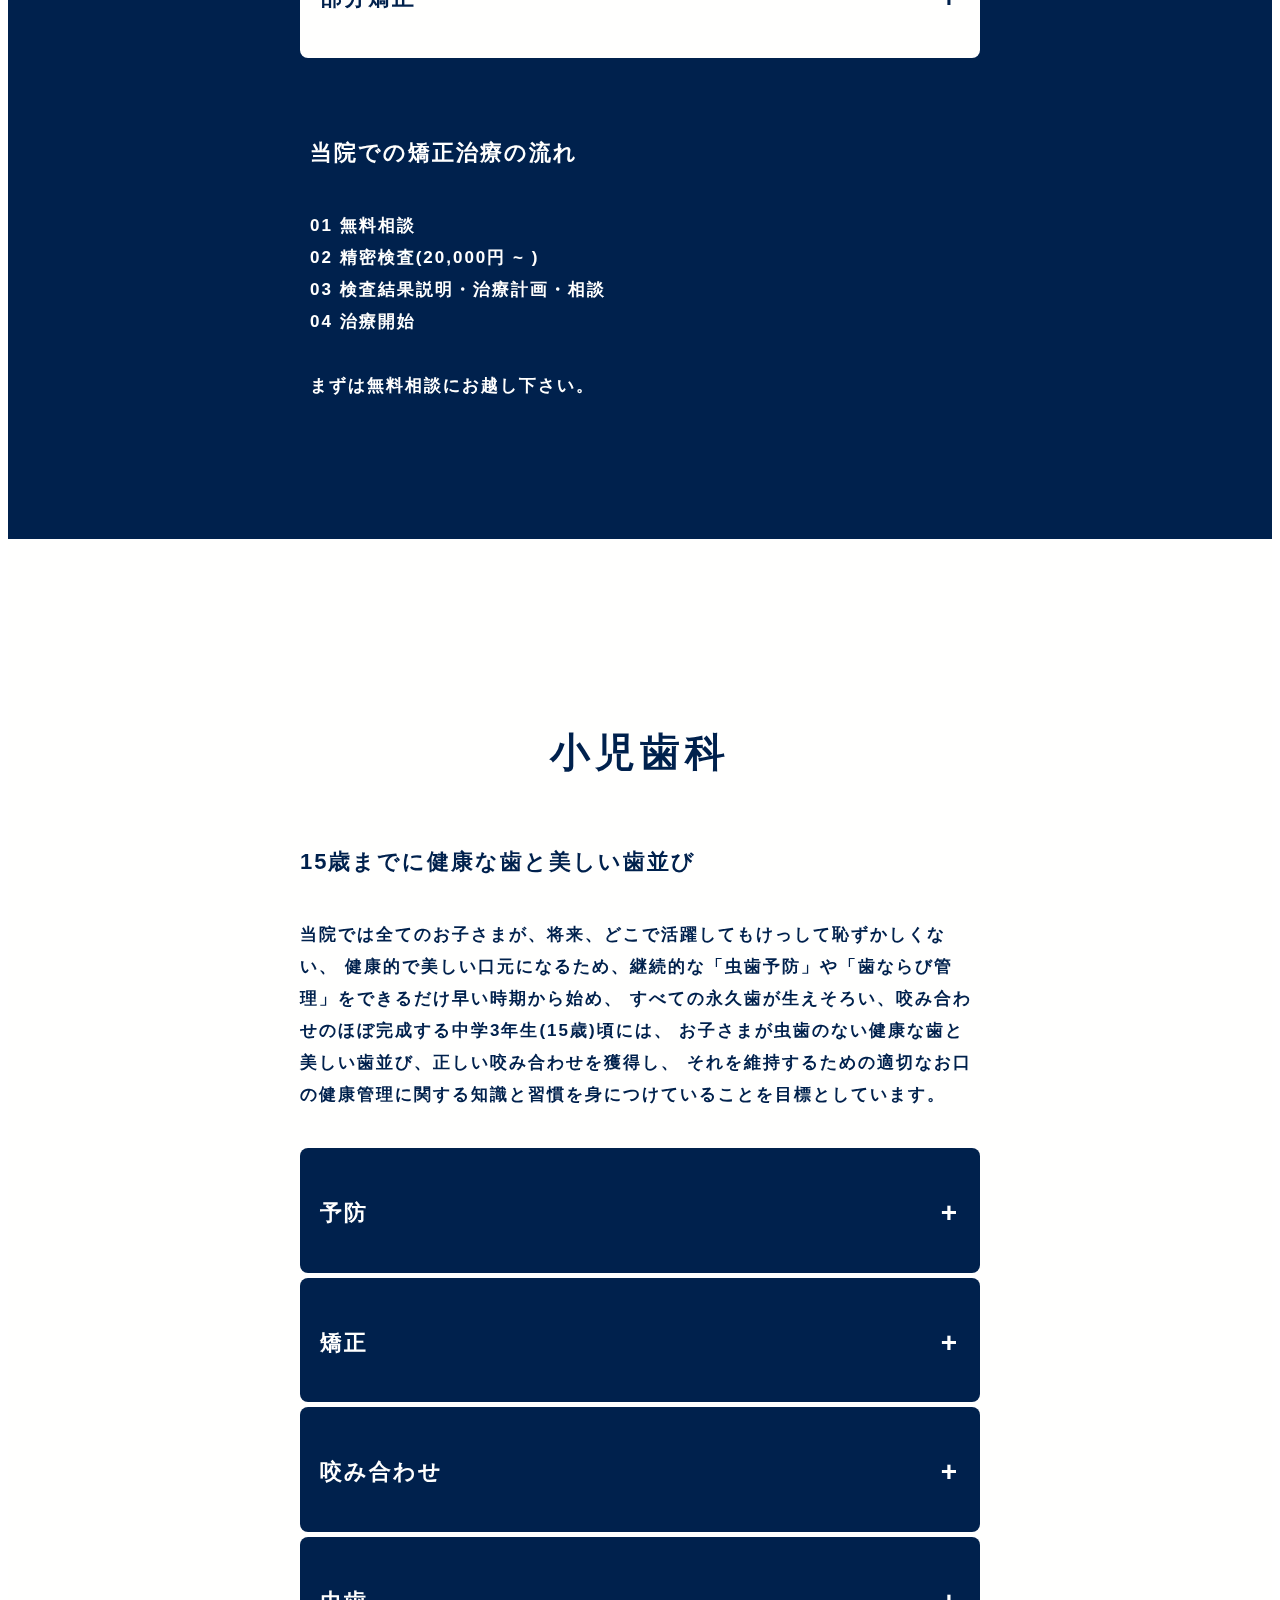
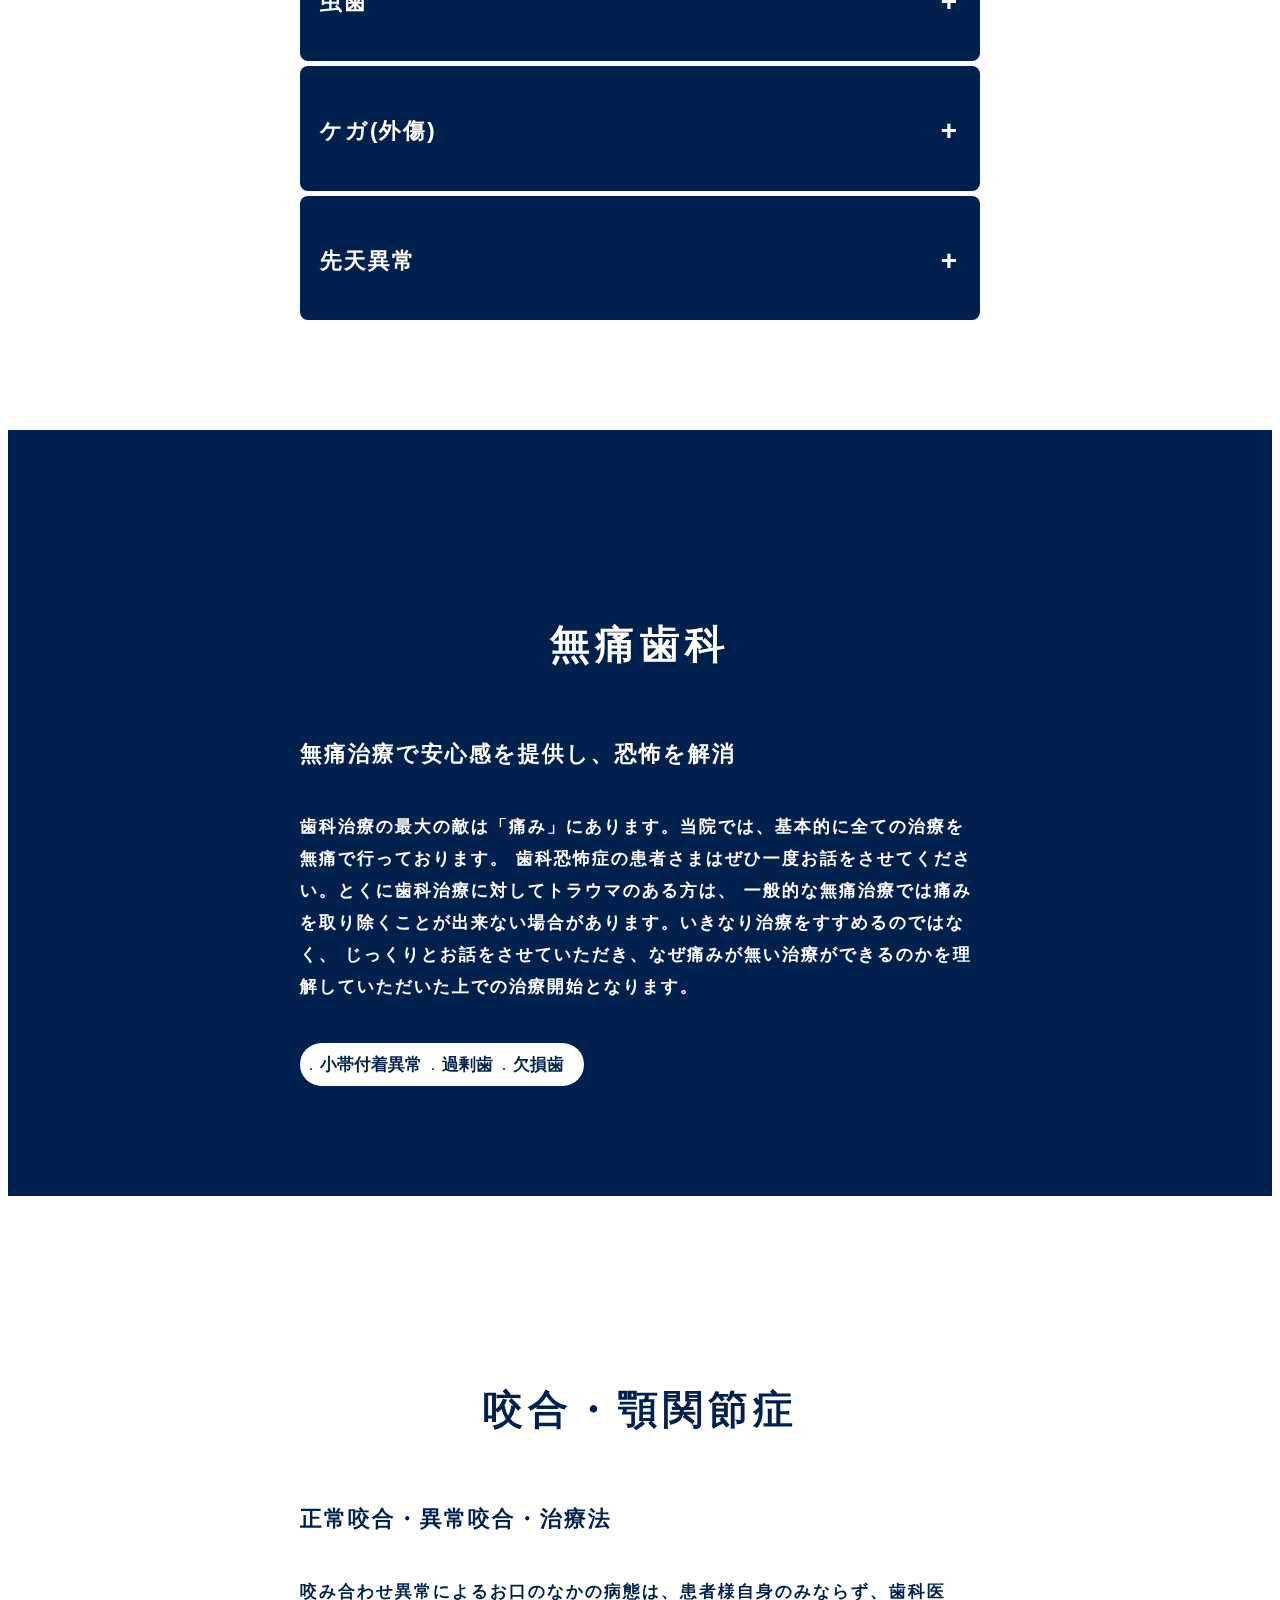
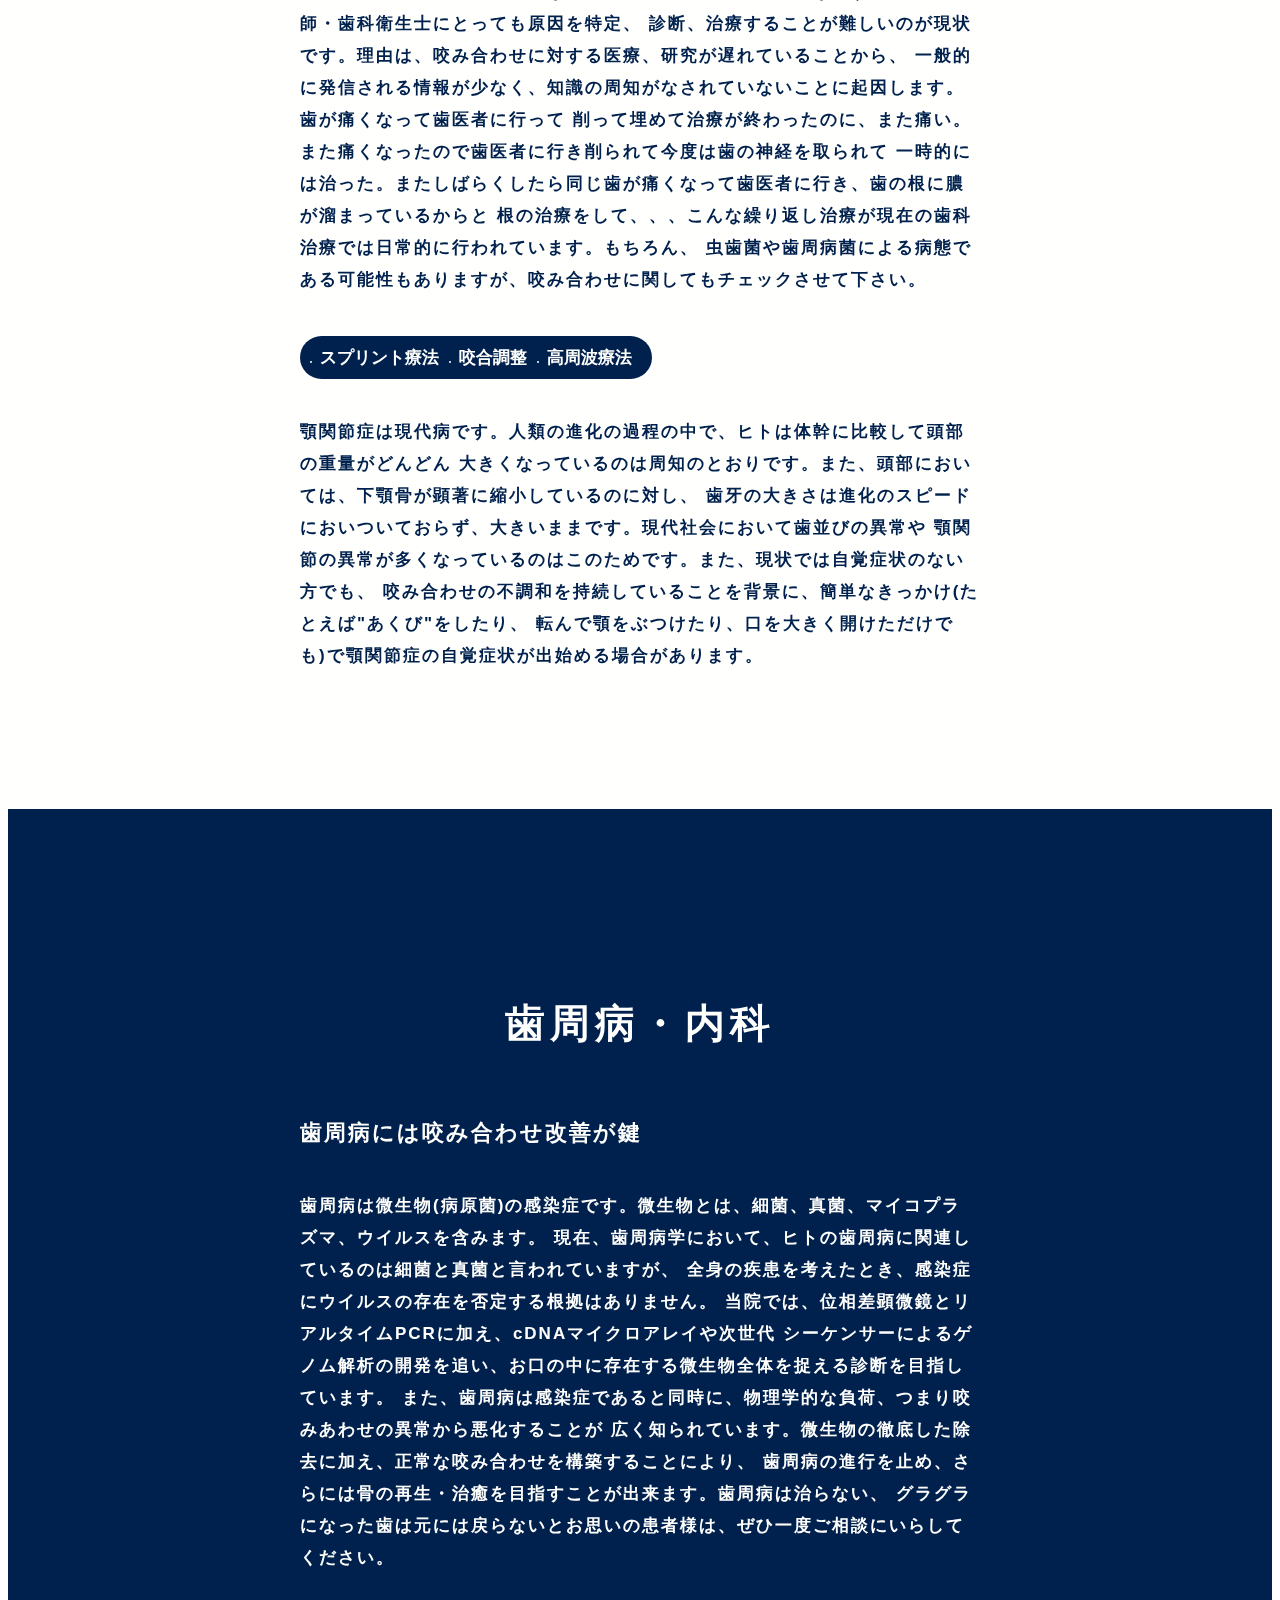
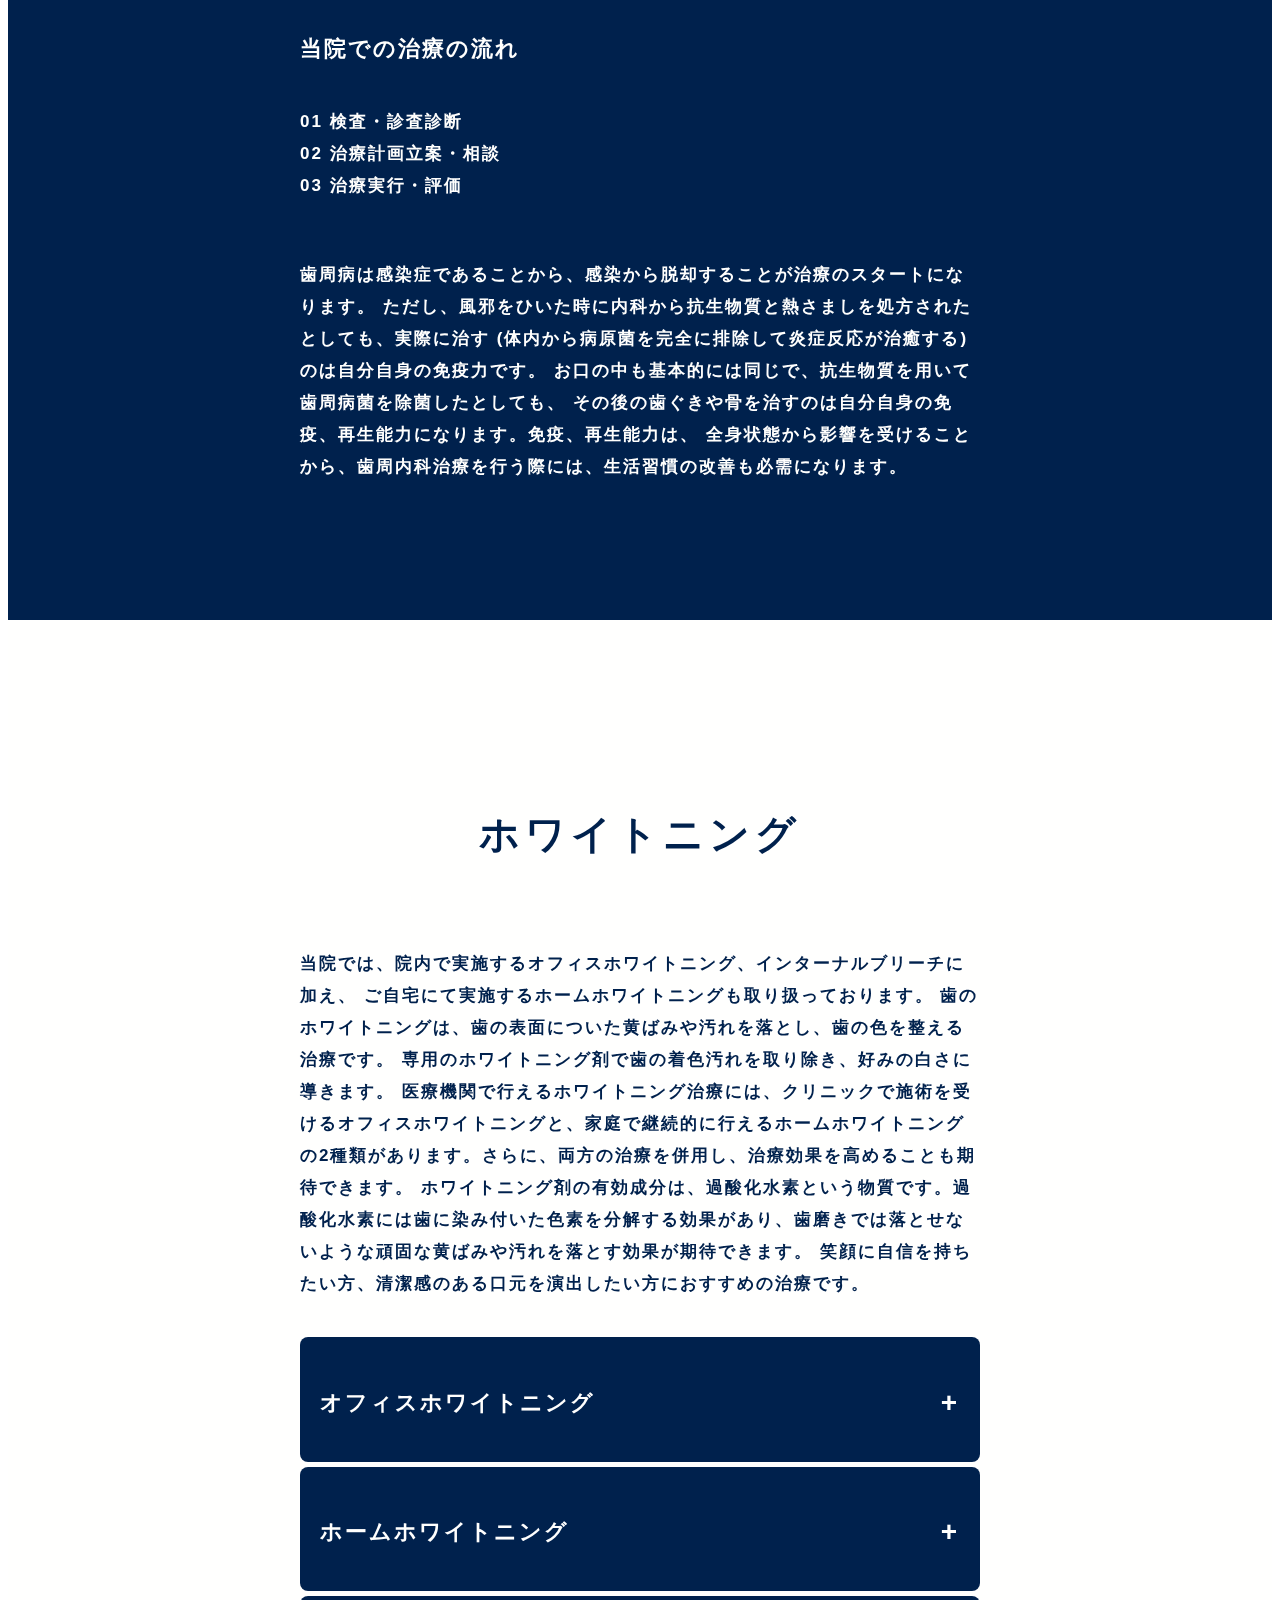
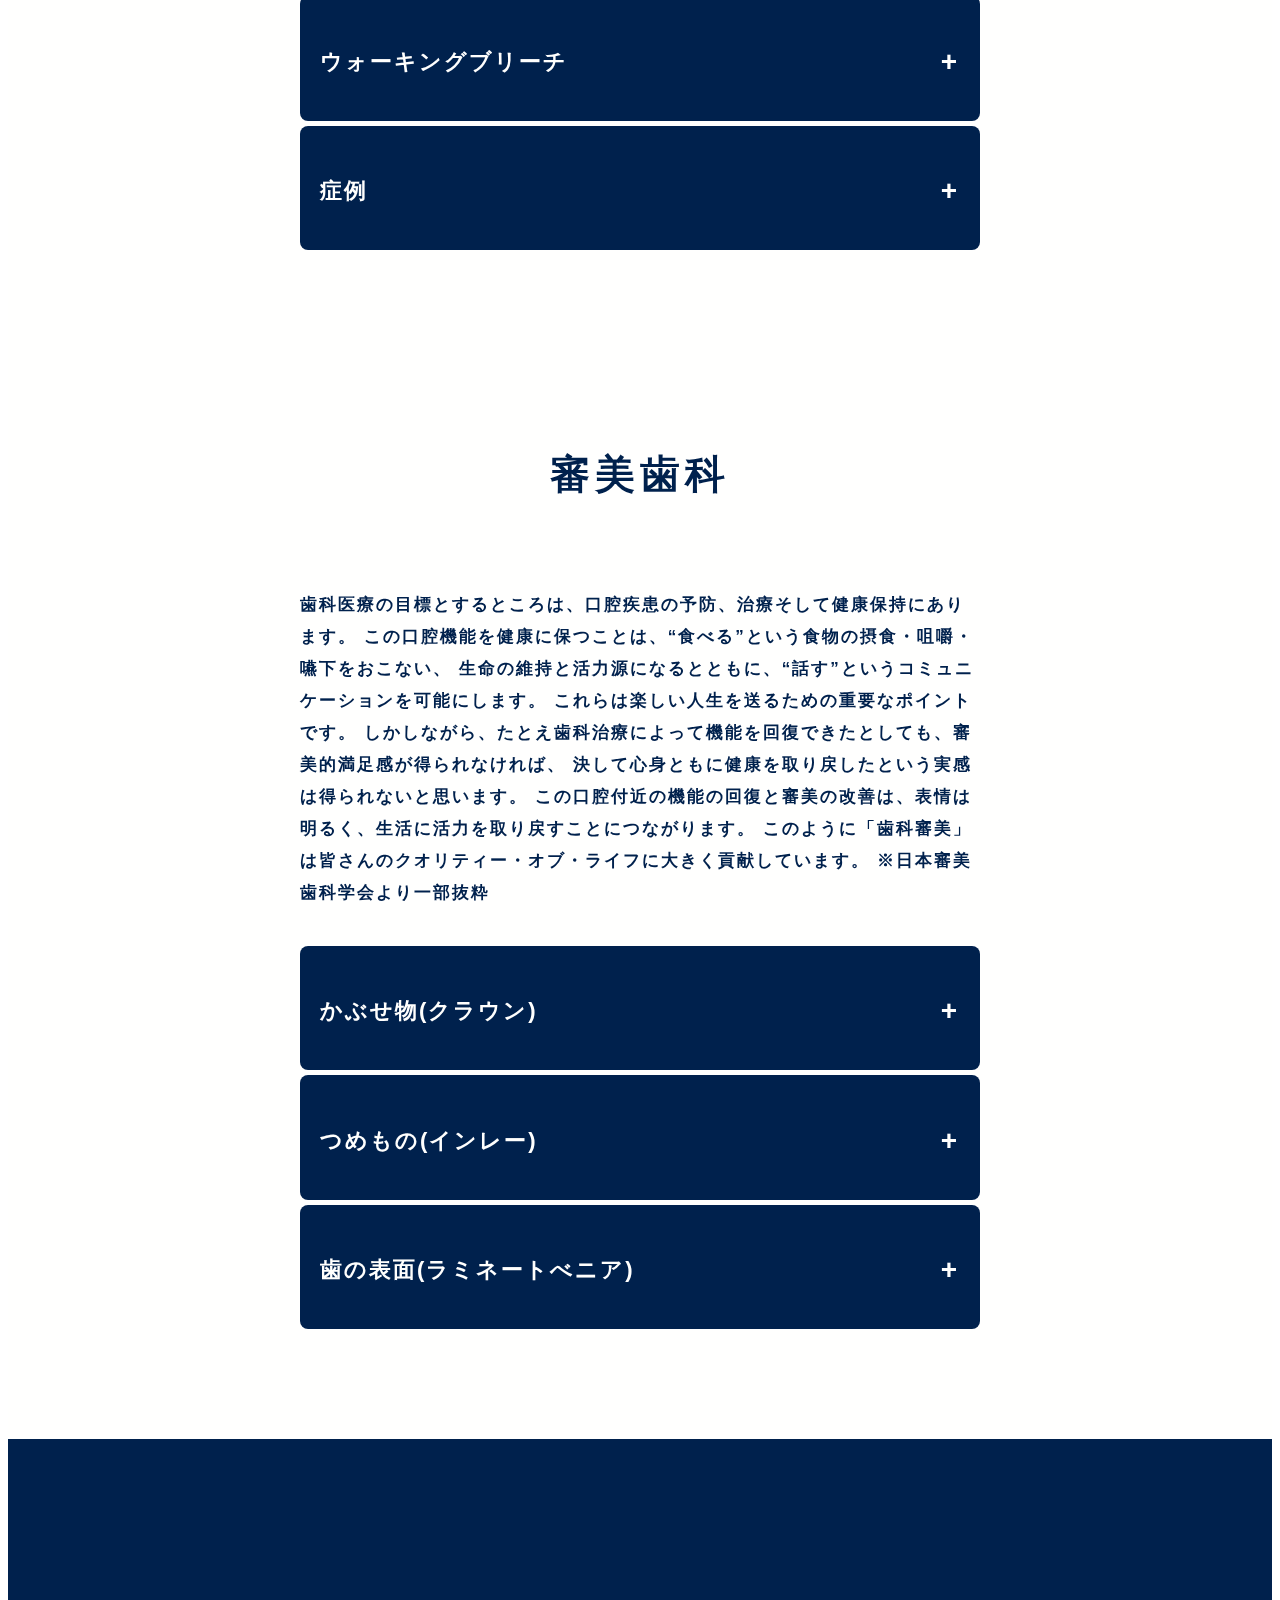
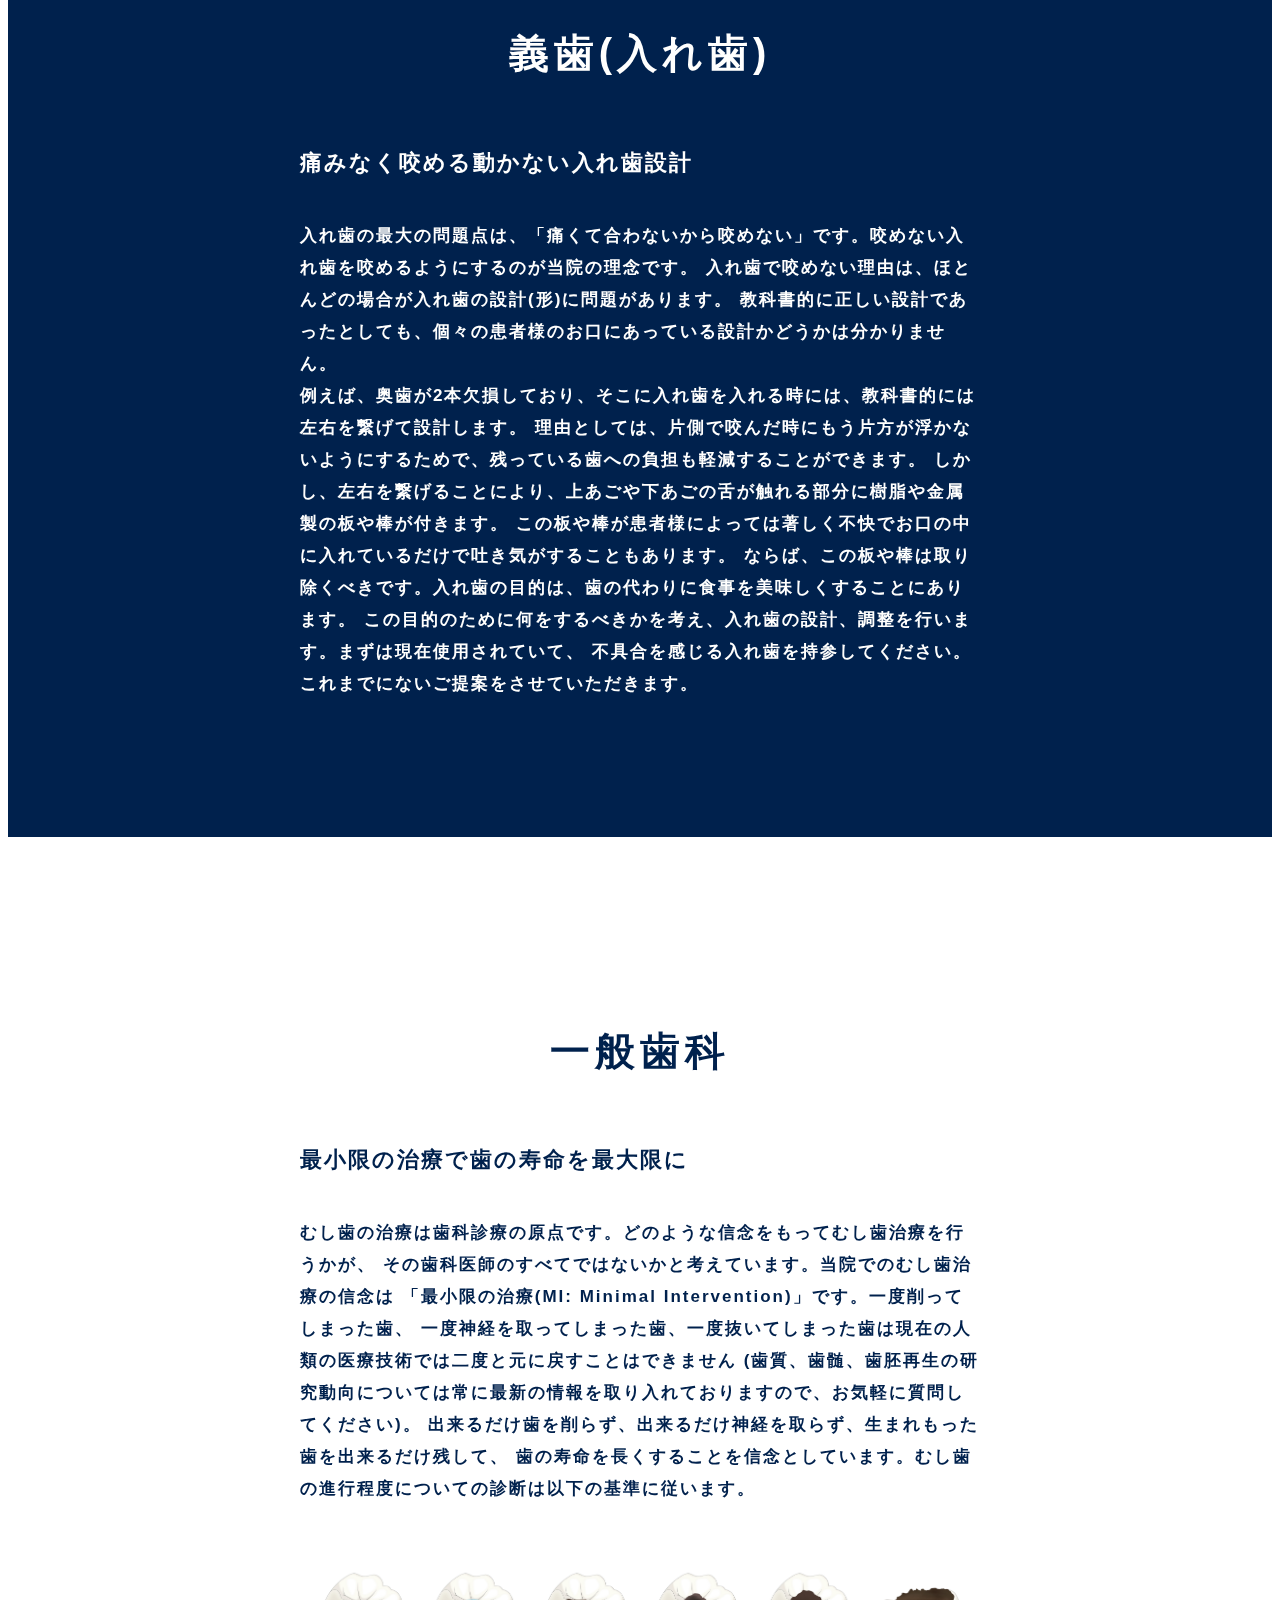
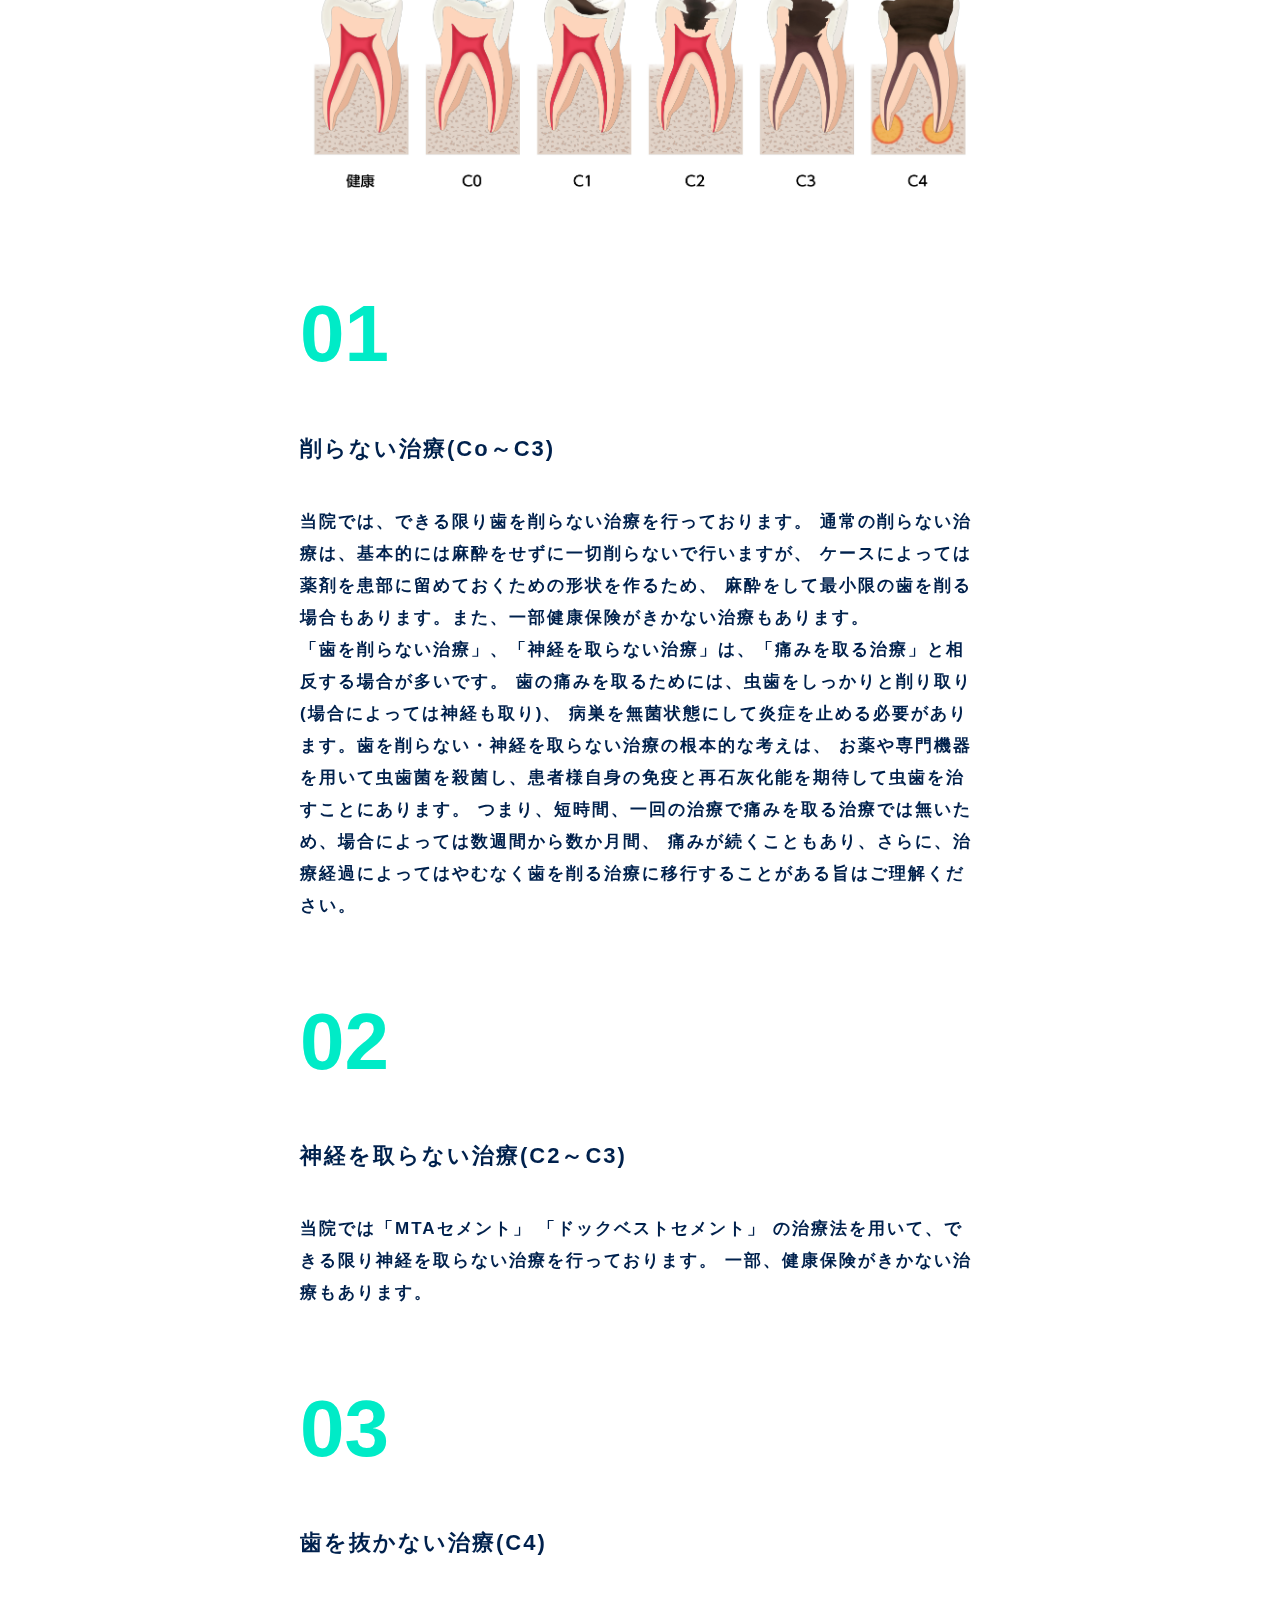
<file: treatment.html>
<!DOCTYPE HTML>
<html>
    <head>
        <meta charset="UTF-8">
        <meta name="autor" content="fod">
        <meta name="description" content="">
        <link rel="stylesheet" href="fod.css">
        <script src="fod.js" defer></script>
        <title>fod_treatment</title>
        <!-- Bootstrap CSS -->
        <link href="https://cdn.jsdelivr.net/npm/bootstrap@5.0.2/dist/css/bootstrap.min.css"
        rel="stylesheet"
        integrity="sha384-EVSTQN3/azprG1Anm3QDgpJLIm9Nao0Yz1ztcQTwFspd3yD65VohhpuuCOmLASjC"crossorigin="anonymous">
        <meta name="viewport" content="width=device-width, initial-scale=1">
        <link rel="preconnect" href="https://fonts.googleapis.com">
        <link rel="preconnect" href="https://fonts.gstatic.com" crossorigin>
        <link href="https://fonts.googleapis.com/css2?family=Noto+Sans+JP:wght@100&family=Poppins:ital,wght@0,100;0,200;0,300;0,400;0,500;0,600;0,700;0,800;0,900;1,100;1,200;1,300;1,400;1,500;1,600;1,700;1,800;1,900&display=swap" rel="stylesheet">
    </head>
    <body>
        <header>
            <div class="hamburger_btn">
                <p>● MENU</p>
            </div>
            
            <div class="hamburger">
                <div class="menu">
                    <ul>
                        <li><a href="index.html#top" class="h" id="menu01">TOP</a></li>   
                        <li><a href="index.html#g02" class="h">診療時間</a></li>
                        <li><a href="index.html#g03" class="h">アクセス</a></li>
                    </ul>
                    <ul>
                        <li><a href="about.html#top" class="h" id="menu02">ABOUT</a></li>
                        <li><a href="about.html#g02" class="h">ご予約について</a></li>
                        <li><a href="about.html#g03" class="h">院内施設</a></li>
                        <li><a href="about.html#g04" class="h">スタッフ紹介</a></li>
                        <li><a href="about.html#g05" class="h">Q&A</a></li>
                    </ul>
                    <ul>
                        <li><a href="treatment.html#top" class="h" id="menu03">診療案内</a></li>
                        <li><a href="treatment.html#g01" class="h">予防歯科</a></li>
                        <li><a href="treatment.html#g02" class="h">矯正歯科</a></li>
                        <li><a href="treatment.html#g03" class="h">小児歯科</a></li>
                        <li><a href="treatment.html#g04" class="h">無痛歯科</a></li>
                        <li><a href="treatment.html#g05" class="h">咬合・顎関節症</a></li>
                        <li><a href="treatment.html#g06" class="h">歯周病・内科</a></li>
                        <li><a href="treatment.html#g07" class="h">ホワイトニング</a></li>
                        <li><a href="treatment.html#g08" class="h">審美歯科</a></li>
                        <li><a href="treatment.html#g09" class="h">義歯(入れ歯)</a></li>
                        <li><a href="treatment.html#g10" class="h">一般歯科</a></li>
                    </ul>
                </div>
            </div>
            <div class="book_btn">
                <p><a href="about.html#g02" style="color: #FFFFFE;">予約はコチラ</a></p>
            </div>
            <div class="firstView">
                <div class="top_btn">
                    <a href="index.html">
                        <img src="sozai/logo_fixed.png">
                    </a>
                </div>
            </div>
        </header>
        <main>
            
            <section class="head">
                <div class="container">
                    <div class="fv_boxes">
                        <div></div>
                        <div class="fv_box01">
                            <div class="fv_img01">
                                <img src="fv_img/01.jpg">
                            </div>
                            <div class="fv_illust01">
                                <img src="sozai/fv01.png">
                            </div>                        
                        </div>
                        <div class="fv_box02">
                            <div class="fv_img02">
                                <img src="fv_img/02.jpg">
                            </div>
                            <div class="fv_img03">
                                <img src="fv_img/03.jpg">
                            </div>
                            <div class="fv_illust02">
                                <img src="sozai/fv02.png">
                            </div>  
                            <div class="fv_illust03">
                                <img src="sozai/fv03.png">
                            </div>  
                            <div class="fv_illust04">
                                <img src="sozai/fv04.png">
                            </div>  
                        </div>
                        <div class="fv_box03">
                            <div class="fv_img04">
                                <img src="fv_img/04.jpg">
                            </div>
                            <div class="fv_illust05">
                                <img src="sozai/fv05.png">
                            </div>  
                        </div>
                    </div>                   
                </div>
            </section>
         
            <div class="haikei00">
                <div class="container">

                    <div class="content00">
                        <div class="content_name" id="g01">
                            <h1>予防歯科</h1>
                        </div>
                        <div class="text">
                            <h3>予防歯科は生涯の口腔と健康を守る</h3>
                            <p>
                                予防歯科の目的は、お口の中の病気を未然に防ぎ、歯の萌え始めの赤ちゃんから、
                            生きているあいだずっと食事を美味しく食べられる状態に保ち、全身の健康増進と生活の質(QOL)を向上させることです。
                            お口の中の病気として、虫歯、歯周病(歯槽膿漏)は一般的にも良く知られていますが、
                            噛み合わせ異常も大変重要な口腔疾患になります。年齢、性別、環境など、
                            それぞれの患者様にあったオーダーメイド医療として捉え、予防メニューを検討・実施していくことが大切になります。</p>
                        </div>
                        <div class="text" style="margin-top: 4rem;">
                            <div>
                                <div class="num">
                                        <h1>01</h1>
                                </div>
                                <h3>虫歯予防</h3>
                                <p>
                                    生後乳歯が生え始めてから食事をし続ける限り虫歯の予防に取り組みましょう。
                                    歯科で扱うほとんどの疾病に共通したことになりますが、虫歯予防で一番大切なのは患者様、
                                    もしくは保護者様による日常の口腔セルフケアになります。
                                    一般的には幼稚園や小学校などで歯磨きの仕方を習うと思いますが、
                                    この歯磨きの仕方が最も重要になります。当院にて予防治療を徹底したとしても、
                                    日常の口腔ケアがおろそかになると虫歯を防ぎきることができません。
                                    まずは口腔ケア方法の理解が虫歯予防治療のスタートになります。
                                    その後、定期的にお口の中を検診し、以下の項目を併用して一生涯虫歯ゼロを目指しましょう。
                                </p>
                            </div>
                            <div>
                                <div class="num">
                                        <h1>02</h1>
                                </div>
                                <h3>歯周病予防</h3>
                                <p>
                                    歯周病は、日本の成人の70%以上、40代以降だと80%以上の方が患っている疾患です。
                                    歯を失う理由で一番多いのが「歯周病」(42%)で、「むし歯」(32%)、「その他」(13%)、
                                    「破折」(11%)、「矯正」(1%)の順です。
                                    つまり、歯周病の予防は、歯を失うリスクを大幅に減少することが出来ると同時に、
                                    ほとんどの成人患者様にとって必要になってくる治療であると考えられます。
                                    現在、歯周病でお困りの患者様だけでなく、徹底した精密検査により歯周病罹患リスクのある
                                    患者様の発症予防に取り組んでいます。
                                </p>
                            </div>
                            <div>
                                <div class="num">
                                        <h1>03</h1>
                                </div>
                                <h3>咬み合わせ予防</h3>
                                <p>
                                    お口の中の疾病で、患者様のみならず、歯科医師・歯科衛生士でも原因の特定、診断、
                                    治療が難しいのが咬み合わせ異常からくる歯の痛みです。
                                    顎の関節の痛みや歯周病による痛みであれば、咬み合わせも同時にチェックして治療を進めるのが
                                    一般的ではありますが、ただの歯の痛みから咬み合わせに関連付けて診断する歯科医療機関はいまだ多くないのが現状です。
                                    また、咬み合わせの異常により、虫歯リスクが高まることが理解されつつあります。当院では、
                                    さまざまな理由から起こりえる咬み合わせ異常に対して、精密検査をした上で診断、治療、予防の提案をさせていただきます。
                                </p>
                            </div>

                        </div>
                    </div>
                </div>
            </div>

            <div class="haikei01">
                <div class="container">
                    <div class="content01">
                        <div class="content_name" id="g02">
                            <h1 style="color: #FFFFFE;">矯正歯科</h1>
                        </div>
                        <div class="text">
                            <h3>成人矯正で全身の健康と笑顔を</h3>
                            <p>矯正治療は子供のうちに行なうイメージがありましたが、近年では成人した方も行うケースが増えてきました。
                                歯並びやかみ合わせがよくなることにより、笑顔に自信がもてるようになるのはもちろんのこと、
                                消化器官の活動や脳への刺激が向上し、全身の健康を促進します。また、発音障害を解決、正常なあごの
                                発達や健康的な顔の形成も手助けします。心も体もより健康な生活が送れるように、患者さまひとりひとり
                                に合う矯正治療をご提案させていただきます。
                                もともと持って生まれた歯並びや骨格、装置の種類によってみなさんそれぞれにゴール地点が違います。
                                患者様とよく話し合い、ゴール地点を決めるようにしています。 通院の間隔は１～２か月に１度程度です。
                                矯正治療中はハミガキが困難な状態になる場合があるため、必ずハミガキ練習のお時間をお取りしています。
                                ムシ歯のないキレイな歯並びにしていきましょう。
                            </p>
                        </div>
                        <div class="text">
                            <details class="details">
                                <summary class="summary00">
                                    <div class="text01">
                                        <h3>小児矯正</h3>
                                        <div class="deg">
                                            <h2>+</h2>
                                        </div>
                                    </div>
                                </summary>
                                <div class="acc">
                                    <p>
                                        小児の矯正治療は顎の成長を利用した咬合誘導を行います。
                                        大まかにスペースの調整が済んだら、マウスピースか前歯と奥歯に部分的な針金を付ける
                                        矯正で細かい並びを整えていきます。
                                    </p> 
                                    <div class="content_price">
                                        <div class="price">
                                            <a>0期 (乳歯列期)</a>
                                            <a>30,000<b class="a"> 円  /1装置</b></a>
                                            <a>i3 / T4k / ムーシールド等</a>
                                            <a>調整料金 3,000円/月</a>
                                        </div>
                                        <div class="price">
                                            <a>1期 (混合歯列)</a>
                                            <a>300,000<b class="a"> 円</b></a>
                                            <a>拡大床 / 2x4ブラケット等</a>
                                            <a>調整料金 5,000円/月</a>
                                        </div>
                                        <div class="price">
                                            <a>2期 (永久歯列)</a>   
                                            <a>550,000<b class="a"> 円</b></a>
                                            <a>マルチブラケット 金属製</a>
                                            <a>調整料金 5,000円/月</a>
                                        </div>
                                        <div class="price">
                                            <a>2期 (永久歯列)</a>
                                            <a>650,000<b class="a"> 円</b></a>
                                            <a>マルチブラケット セラミック製</a>
                                            <a>調整料金 5,000円/月</a>
                                        </div>
                                    </div>
                                    <p style="display: flex;justify-content: flex-end;">※全て税別価格になります</p>
                                </div>
                            </details>
                            <details class="details">
                                <summary class="summary00" id="summary">
                                    <div class="text01">
                                        <h3>成人矯正</h3>
                                        <div class="deg">
                                            <h2>+</h2>
                                        </div>
                                    </div>
                                </summary>
                                <div class="acc">
                                    <p>
                                        大人の方の矯正治療では、重度の場合、歯と歯の間を歯科専門の紙やすり
                                        装置を使い0.02mmずつスペースを確保するか、抜歯をしてスペースを確保してから針金装置を使います。
                                    </p> 
                                    <div class="content_price">
                                        <div class="price">
                                            <a>部分矯正</a>
                                            <a>20,000円<b class="a"> 円  /1歯</b></a>
                                            <a>軽度叢生 / ｼｻﾞｰｽﾊﾞｲﾄ等</a>
                                            <a>調整料金 3,000円/月</a>
                                        </div>
                                        <div class="price">
                                            <a>マウスピース矯正(MOA)</a>
                                            <a>160,000<b class="a"> 円</b></a>
                                            <a>片顎</a>
                                            <a>マウスピース制作料金 10,000円/1個</a>
                                        </div>
                                        <div class="price">
                                            <a>マウスピース矯正(MOA)</a>
                                            <a>300,000<b class="a"> 円</b></a>
                                            <a>上下顎</a>
                                            <a>マウスピース制作料金 10,000円/1個</a>
                                        </div>
                                        <div class="price">
                                            <a>インビザライン矯正</a>
                                            <a>300,000 ~ 800,000<b class="a"> 円</b></a>
                                            <a>軽度・中・重度症例</a>
                                        </div>
                                        <div class="price">
                                            <a>マルチブラケット矯正</a>   
                                            <a>650,000<b class="a"> 円</b></a>
                                            <a>セラミック製</a>
                                            <a>調整料金 5,000円/月</a>
                                        </div>
                                    </div>
                                    <p style="display: flex;justify-content: flex-end;">※全て税別価格になります</p>
                                </div>
                            </details>
                            <details class="details">
                                <summary class="summary00" id="summary">
                                    <div class="text01">
                                        <h3>保定装置・便宜抜歯</h3>
                                        <div class="deg">
                                            <h2>+</h2>
                                        </div>
                                    </div>
                                </summary>
                                <div class="acc">
                                    <p>
                                        ダミーテキストダミーテキストダミーテキスト
                                    </p> 
                                    <div class="content_price">
                                        <div class="price">
                                            <a>保定装置</a>
                                            <a>10,000<b class="a"> 円  /1個</b></a>
                                            <a>マウスピース型 / 床型</a>
                                        </div>
                                        <div class="price">
                                            <a>矯正用便宜抜歯</a>
                                            <a>5,000<b class="a"> 円  /1歯</b></a>
                                        </div>
                                    </div>
                                    <p style="display: flex;justify-content: flex-end;">※全て税別価格になります</p>
                                </div>
                           </details>
                        </div>
                        <div class="text">
                            <h3 style="margin-top: 8rem;margin-bottom: 2rem;">症例</h3>
                            <details class="details">
                                <summary class="summary00" id="summary">
                                    <div class="text01">
                                        <h3>ワイヤー矯正</h3>
                                        <div class="deg">
                                            <h2>+</h2>
                                        </div>
                                    </div>
                                </summary>
                                <div class="acc">
                                    <p>
                                        クリアブラケット、ホワイトワイヤーともに追加料金はかからず基本料金にて使用しています。
                                    </p> 
                                    <div class="flex_boxes03"><!--img3枚ようのclass-->
                                        <div class="flex_box03">
                                            <div class="flex_contents">
                                                <img src="t_g02/wo01.jpg">
                                                <img src="t_g02/wo04.jpg">
                                            </div>
                                        </div>
                                        <div class="flex_box03">
                                            <div class="flex_contents">
                                                <img src="t_g02/wo02.jpg">
                                                <img src="t_g02/wo05.jpg">
                                            </div>
                                        </div>
                                        <div class="flex_box03">
                                            <div class="flex_contents">
                                                <img src="t_g02/wo03.jpg">
                                                <img src="t_g02/wo06.jpg">
                                            </div>
                                        </div>
                                    </div>
                                </div>
                            </details>
                            <details class="details">
                                <summary class="summary00" id="summary">
                                    <div class="text01">
                                        <h3>マウスピース矯正</h3>
                                        <div class="deg">
                                            <h2>+</h2>
                                        </div>
                                    </div>
                                </summary>
                                <div class="acc">
                                    <p>
                                        バレたくない方の為のマウスピース型矯正<br>
                                        当院では、マウスピース型矯正(インビザライン®︎、クリアアライナー)を行っています。
                                        マウスピース型矯正とは、歯並びの矯正を目的とした透明なマウスピースを使った治療方法です。
                                        従来の矯正装置と比べると、見た目が自然で目立たず、歯ブラシや歯間ブラシでのケアもしやすいという利点があります。
                                        また、マウスピースを交換することで徐々に歯を移動させていくため、痛みや違和感が少ないというメリットがあります。
                                        インビザラインは中～重度の症例で、クリアアライナーは軽度の症例に適しています。
                                    </p> 
                                    <div class="flex_boxes03"><!--img3枚ようのclass-->
                                        <div class="flex_box03">
                                            <div class="flex_contents">
                                                <img src="t_g02/mo01.jpg">
                                                <img src="t_g02/mo03.jpg">
                                            </div>
                                        </div>
                                        <div class="flex_box03">
                                            <div class="flex_contents">
                                                <img src="t_g02/mo02.jpg">
                                                <img src="t_g02/mo04.jpg">
                                            </div>
                                        </div>
                                    </div>
                                </div>
                        </details>
                        <details class="details">
                            <summary class="summary00" id="summary">
                                <div class="text01">
                                    <h3>部分矯正</h3>
                                    <div class="deg">
                                        <h2>+</h2>
                                    </div>
                                </div>
                            </summary>
                            <div class="acc">
                                <p>
                                    ピンポイントで治す為の部分矯正<br>
                                    矯正治療において、一部分だけ治したいという方もいらっしゃるかと思います。
                                    当院ではそういった方の為に部分矯正にも対応しております。
                                    部分矯正とは、歯並びの一部分を矯正する治療方法です。歯並びの不良がある箇所だけを対象にし、
                                    歯の根本から移動させる装置やワイヤーを使用します。このため、全体的な治療期間や費用が抑えられ、
                                    矯正効果も比較的早く見られるという特徴があります。ただし、部分的に歯を動かすため、
                                    周囲の歯や咬合などに影響を与えることがありますので、慎重な診断が必要になります。
                                </p> 
                                <div class="flex_boxes03"><!--img3枚ようのclass-->
                                    <div class="flex_box03">
                                        <div class="flex_contents">
                                            <img src="t_g02/mtm01.jpg">\
                                        </div>
                                    </div>
                                    <div class="flex_box03">
                                        <div class="flex_contents">
                                            <img src="t_g02/mtm02.jpg">
                                        </div>
                                    </div>
                                    <div class="flex_box03">
                                        <div class="flex_contents">
                                            <img src="t_g02/mtm03.jpg">
                                        </div>
                                    </div>
                                </div>
                            </div>
                        </details>
                        <div class="text">
                            <h3 style="margin-top: 8rem;">当院での矯正治療の流れ</h3>
                            <p>
                                01 無料相談<br>
                                02 精密検査(20,000円 ~ )<br>
                                03 検査結果説明・治療計画・相談<br>
                                04 治療開始<br><br>
                                まずは無料相談にお越し下さい。
                            </p>
                        </div>
                    </div>
                </div>
            </div>
               
            <div class="haikei00">
                <div class="container">
                    <div class="content00">
                        <div class="content_name" id="g03">
                            <h1>小児歯科</h1>
                        </div>
                        <div class="text">
                            <h3>15歳までに健康な歯と美しい歯並び</h3>
                            <p>当院では全てのお子さまが、将来、どこで活躍してもけっして恥ずかしくない、
                                健康的で美しい口元になるため、継続的な「虫歯予防」や「歯ならび管理」をできるだけ早い時期から始め、
                                すべての永久歯が生えそろい、咬み合わせのほぼ完成する中学3年生(15歳)頃には、
                                お子さまが虫歯のない健康な歯と美しい歯並び、正しい咬み合わせを獲得し、
                                それを維持するための適切なお口の健康管理に関する知識と習慣を身につけていることを目標としています。
                            </p>
                        </div>
                        <div class="text">
                            <details class="details">
                                <summary class="summary01" id="summary">
                                    <div class="text01">
                                        <h3>予防</h3>
                                        <div class="deg">
                                            <h2>+</h2>
                                        </div>
                                    </div>
                                </summary>
                                <div class="acc">
                                    <div class="ultagu">
                                        <li><a>虫歯予防</a></li>
                                        <li><a>噛み合わせ予防</a></li> 
                                    </div>
                                    <p>
                                        お子様に対して歯科医院で行う治療で最も重要なのが予防治療です。
                                        お子様に対しての予防歯科治療としては、 虫歯予防と咬み合わせ予防があります。
                                    </p>
                                    <div class="moreBox">
                                        <div class="more"><a href="treatment.html#g01">view more</a></div>
                                    </div>
                                </div>
                            </details>
                            <details class="details">
                                <summary class="summary01" id="summary">
                                    <div class="text01">
                                        <h3>矯正</h3>
                                        <div class="deg">
                                            <h2>+</h2>
                                        </div>
                                    </div>
                                </summary>
                                <div class="acc">
                                    <div class="ultagu">
                                        <li><a>床矯正</a></li>
                                        <li><a>マウスピース矯正</a></li> 
                                    </div>
                                    <p>
                                        小児の矯正治療は顎の成長を利用した咬合誘導を行います。
                                        大まかにスペースの調整が済んだら、マウスピースか前歯と奥歯に部分的な針金を付ける
                                        矯正で細かい並びを整えていきます。
                                    </p>
                                    <div class="moreBox">
                                        <div class="more"><a href="treatment.html#g02">view more</a></div>
                                    </div>
                                </div>
                            </details>
                            <details class="details">
                                <summary class="summary01" id="summary">
                                    <div class="text01">
                                        <h3>咬み合わせ</h3>
                                        <div class="deg">
                                            <h2>+</h2>
                                        </div>
                                    </div>
                                </summary>
                                <div class="acc">
                                    <div class="ultagu">
                                        <li><a>咬み合わせの異常による歯痛</a></li>
                                    </div>
                                    <div class="ultagu" style="margin-top: 0.4rem;">
                                        <li><a>咬み合わせの異常による顎関節症</a></li> 
                                    </div>
                                    <p>
                                        ダミーテキストダミーテキストダミーテキスト
                                    </p>
                                    <div class="moreBox">
                                        <div class="more"><a href="treatment.html#g05">view more</a></div>
                                    </div>
                                </div>
                            </details>
                            <details class="details">
                                <summary class="summary01" id="summary">
                                    <div class="text01">
                                        <h3>虫歯</h3>
                                        <div class="deg">
                                            <h2>+</h2>
                                        </div>
                                    </div>
                                </summary>
                                <div class="acc">
                                    <div class="ultagu">
                                        <li><a>無痛治療</a></li>
                                        <li><a>削らない治療</a></li> 
                                        <li><a>神経を取らない治療</a></li>
                                    </div>
                                    <div class="ultagu" style="margin-top: 0.4rem;">
                                        <li><a>歯を抜かない治療</a></li>
                                        <li><a>乳歯を削る治療</a></li>
                                    </div>
                                    <div class="ultagu" style="margin-top: 0.4rem;">
                                        <li><a>乳歯の神経治療</a></li>
                                    </div>
                                    <p>
                                        乳歯の虫歯治療の最大の目的は、将来の永久歯を健康に保つことです。乳歯は1歳頃から生え始め、
                                        2～3歳で全て揃います。その後、6歳頃に第一大臼歯(最初の永久歯)が生え、前歯も同時期に永久歯に生え変わります。
                                        12～14歳頃に全ての永久歯が揃います。乳歯は約10年間使用しますが、永久歯は平均寿命を考えると60年以上使用する
                                        必要があります。そのため、乳歯の虫歯治療では、乳歯の下にある永久歯の健康を最優先に考えるべきです。
                                    </p>
                                    <div class="moreBox">
                                        <div class="more"><a href="treatment.html#g09">view more</a></div>
                                    </div>
                                </div>
                            </details>
                            <details class="details">
                                <summary class="summary01" id="summary">
                                    <div class="text01">
                                        <h3>ケガ(外傷)</h3>
                                        <div class="deg">
                                            <h2>+</h2>
                                        </div>
                                    </div>
                                </summary>
                                <div class="acc">
                                    <div class="ultagu">
                                        <li><a>歯が折れた</a></li>
                                        <li><a>歯が抜けた</a></li> 
                                        <li><a>歯が動いている</a></li>
                                    </div>
                                    <div class="ultagu" style="margin-top: 0.4rem;">
                                        <li><a>唇・歯ぐきが切れた</a></li>
                                    </div>
                                    <p>
                                        小児期に歯医者に行く原因でむし歯の次に多いのが、ケガによる歯の損傷です。
                                        お子様は外で元気に遊ぶ時間が長いのはもちろん、顔をぶつける怪我を多くします。とくに、
                                        全身のバランスから、目や鼻をぶつけるよりもお口をぶつける怪我が多いと言われています。
                                        日本外傷歯学会のガイドラインに沿った適切な治療をすることにより、折れてしまった歯や
                                        抜けてしまった歯を残すことができると同時に、永久歯への影響を最小限にとどめることが出来ます。
                                    </p>
                                </div>
                            </details>
                            <details class="details">
                                <summary class="summary01" id="summary">
                                    <div class="text01">
                                        <h3>先天異常</h3>
                                        <div class="deg">
                                            <h2>+</h2>
                                        </div>
                                    </div>
                                </summary>
                                <div class="acc">
                                    <div class="ultagu">
                                        <li><a>小帯付着異常</a></li>
                                        <li><a>過剰歯</a></li> 
                                        <li><a>欠損歯</a></li>
                                    </div>
                                    <p>
                                        先天異常とは、生まれつきに一般的ではない状態で成長、発育した結果、
                                        日常生活において不便を感じる状態を言います。当医院では、以下にあげられる状態を改善する治療があります。
                                    </p>
                                </div>
                            </details>
                        </div>
                    </div>
                </div>
            </div>
            
            <div class="haikei01">
                <div class="container">
                    <div class="content01">
                        <div class="content_name" id="g04">
                            <h1 style="color: #FFFFFE;">無痛歯科</h1>
                        </div>
                        <div class="text">
                            <h3>無痛治療で安心感を提供し、恐怖を解消</h3>
                            <p>
                                歯科治療の最大の敵は「痛み」にあります。当院では、基本的に全ての治療を無痛で行っております。
                                歯科恐怖症の患者さまはぜひ一度お話をさせてください。とくに歯科治療に対してトラウマのある方は、
                                一般的な無痛治療では痛みを取り除くことが出来ない場合があります。いきなり治療をすすめるのではなく、
                                じっくりとお話をさせていただき、なぜ痛みが無い治療ができるのかを理解していただいた上での治療開始となります。
                            </p>
                            <div class="ultagu">
                                <li><a>小帯付着異常</a></li>
                                <li><a>過剰歯</a></li> 
                                <li><a>欠損歯</a></li>
                            </div>
                        </div> 
                        </div>
                    </div>
                </div>
            </div>

               
            <div class="haikei00">
                <div class="container">
                    <div class="content00">
                        <div class="content_name" id="g05">
                            <h1>咬合・顎関節症</h1>
                        </div>
                        <div class="text">
                            <h3>正常咬合・異常咬合・治療法</h3>
                            <p>
                                咬み合わせ異常によるお口のなかの病態は、患者様自身のみならず、歯科医師・歯科衛生士にとっても原因を特定、
                                診断、治療することが難しいのが現状です。理由は、咬み合わせに対する医療、研究が遅れていることから、
                                一般的に発信される情報が少なく、知識の周知がなされていないことに起因します。歯が痛くなって歯医者に行って
                                削って埋めて治療が終わったのに、また痛い。また痛くなったので歯医者に行き削られて今度は歯の神経を取られて
                                一時的には治った。またしばらくしたら同じ歯が痛くなって歯医者に行き、歯の根に膿が溜まっているからと
                                根の治療をして、、、こんな繰り返し治療が現在の歯科治療では日常的に行われています。もちろん、
                                虫歯菌や歯周病菌による病態である可能性もありますが、咬み合わせに関してもチェックさせて下さい。
                            </p>
                            <div class="ultagu">
                                <li><a>スプリント療法</a></li>
                                <li><a>咬合調整</a></li> 
                                <li><a>高周波療法</a></li>
                            </div>
                            <p>
                                顎関節症は現代病です。人類の進化の過程の中で、ヒトは体幹に比較して頭部の重量がどんどん
                                大きくなっているのは周知のとおりです。また、頭部においては、下顎骨が顕著に縮小しているのに対し、
                                歯牙の大きさは進化のスピードにおいついておらず、大きいままです。現代社会において歯並びの異常や
                                顎関節の異常が多くなっているのはこのためです。また、現状では自覚症状のない方でも、
                                咬み合わせの不調和を持続していることを背景に、簡単なきっかけ(たとえば"あくび"をしたり、
                                転んで顎をぶつけたり、口を大きく開けただけでも)で顎関節症の自覚症状が出始める場合があります。
                            </p>
                        </div>
                    </div>
                </div>
            </div>

            <div class="haikei01">   
                <div class="container">
                    <div class="content01">
                        <div class="content_name" id="g06">
                            <h1 style="color: #FFFFFE;">歯周病・内科</h1>
                        </div>
                        <div class="text">
                            <h3>歯周病には咬み合わせ改善が鍵</h3>
                            <p>歯周病は微生物(病原菌)の感染症です。微生物とは、細菌、真菌、マイコプラズマ、ウイルスを含みます。
                                現在、歯周病学において、ヒトの歯周病に関連しているのは細菌と真菌と言われていますが、
                                全身の疾患を考えたとき、感染症にウイルスの存在を否定する根拠はありません。
                                当院では、位相差顕微鏡とリアルタイムPCRに加え、cDNAマイクロアレイや次世代
                                シーケンサーによるゲノム解析の開発を追い、お口の中に存在する微生物全体を捉える診断を目指しています。
                                また、歯周病は感染症であると同時に、物理学的な負荷、つまり咬みあわせの異常から悪化することが
                                広く知られています。微生物の徹底した除去に加え、正常な咬み合わせを構築することにより、
                                歯周病の進行を止め、さらには骨の再生・治癒を目指すことが出来ます。歯周病は治らない、
                                グラグラになった歯は元には戻らないとお思いの患者様は、ぜひ一度ご相談にいらしてください。
                            </p>
                            <h3 style="margin-top: 4rem;">当院での治療の流れ</h3>
                            <p>
                                01 検査・診査診断<br>
                                02 治療計画立案・相談<br>
                                03 治療実行・評価
                            </p>
                            <p>歯周病は感染症であることから、感染から脱却することが治療のスタートになります。
                                ただし、風邪をひいた時に内科から抗生物質と熱さましを処方されたとしても、実際に治す
                                (体内から病原菌を完全に排除して炎症反応が治癒する)のは自分自身の免疫力です。
                                お口の中も基本的には同じで、抗生物質を用いて歯周病菌を除菌したとしても、
                                その後の歯ぐきや骨を治すのは自分自身の免疫、再生能力になります。免疫、再生能力は、
                                全身状態から影響を受けることから、歯周内科治療を行う際には、生活習慣の改善も必需になります。
                            </p>
                        </div>
                    </div>
                </div>
            </div>

            
            <div class="haikei00">
                <div class="container">
                    <div class="content00">
                        <div class="content_name" id="g07">
                            <h1>ホワイトニング</h1>
                        </div>
                        <div class="text">
                            <p>
                                当院では、院内で実施するオフィスホワイトニング、インターナルブリーチに加え、
                                ご自宅にて実施するホームホワイトニングも取り扱っております。
                                歯のホワイトニングは、歯の表面についた黄ばみや汚れを落とし、歯の色を整える治療です。
                                専用のホワイトニング剤で歯の着色汚れを取り除き、好みの白さに導きます。
                                医療機関で行えるホワイトニング治療には、クリニックで施術を受けるオフィスホワイトニングと、家庭で継続的に行えるホームホワイトニングの2種類があります。さらに、両方の治療を併用し、治療効果を高めることも期待できます。
                                ホワイトニング剤の有効成分は、過酸化水素という物質です。過酸化水素には歯に染み付いた色素を分解する効果があり、歯磨きでは落とせないような頑固な黄ばみや汚れを落とす効果が期待できます。
                                笑顔に自信を持ちたい方、清潔感のある口元を演出したい方におすすめの治療です。
                            </p> 
                            <details class="details">
                                <summary class="summary01" id="summary">
                                    <div class="text01">
                                        <h3>オフィスホワイトニング</h3>
                                        <div class="deg">
                                            <h2>+</h2>
                                        </div>
                                    </div>
                                </summary>
                                <div class="acc">
                                    <p>
                                        奥歯は白くできないなどのデメリットはあるものの、自宅でケアをするのが難しい方にはおすすめです。
                                    </p>
                                    <div class="content_price">
                                        <div class="price">
                                            <a>初回限定プラン</a>
                                            <a>5,500<b class="a"> 円</b></a>
                                            <a>上下12本適用</a>
                                            <a>(上前歯6本 + 下前歯6本)</a>
                                        </div>
                                        <div class="price">
                                            <a>2回目以降</a>
                                            <a>9,900<b class="a"> 円</b></a>
                                            <a>上下12本適用</a>
                                            <a>(上前歯6本 + 下前歯6本)</a>
                                        </div>
                                    </div>
                                    <p style="display: flex;justify-content: flex-end;">※全て税別価格になります</p>
                                </div>
                            </details>
                            <details class="details">
                                <summary class="summary01" id="summary">
                                    <div class="text01">
                                        <h3>ホームホワイトニング</h3>
                                        <div class="deg">
                                            <h2>+</h2>
                                        </div>
                                    </div>
                                </summary>
                                <div class="acc">
                                    <p>
                                        自宅でケアを続けられることから、患者様のお好きな時間に治療ができるのがメリットです。
                                        また、オフィスホワイトニング後のアフターケアにもおすすめです。
                                    </p>
                                    <div class="content_price">
                                        <div class="price">
                                            <a>スターターセット</a>
                                            <a>16,500<b class="a"> 円</b></a>
                                            <a>全歯適用</a>
                                            <a>マウスピース上下 + ジェル + 歯磨き粉</a>
                                        </div>
                                        <div class="price">
                                            <a>追加ジェル</a>
                                            <a>2,200<b class="a"> 円/1本</b></a>
                                            <a>15% / 20% / 35%</a>
                                        </div>
                                    </div>
                                    <p style="display: flex;justify-content: flex-end;">※全て税別価格になります</p>
                                </div>
                            </details>
                            <details class="details">
                                <summary class="summary01" id="summary">
                                    <div class="text01">
                                        <h3>ウォーキングブリーチ</h3>
                                        <div class="deg">
                                            <h2>+</h2>
                                        </div>
                                    </div>
                                </summary>
                                <div class="acc">
                                    <p>
                                        神経の無い歯は、通常のホワイトニングでは白くなることがほとんどありません。
                                        ウォーキングブリーチとは、歯の裏側から穴を開けその中にホワイトニング剤を充填し、
                                        仮の蓋をして7 ~ 10日ごとに中の薬を交換していく施術方法です。
                                        個人差はありますが、3 ~ 4回程度で白さが期待できます。
                                    </p>
                                    <div class="content_price">
                                        <div class="price">
                                            <a>初回限定プラン</a>
                                            <a>3,300<b class="a"> 円  /1歯</b></a>
                                        </div>
                                        <div class="price">
                                            <a>2回目以降</a>
                                            <a>1,100<b class="a"> 円  /1歯</b></a>
                                        </div>
                                    </div>
                                    <p style="display: flex;justify-content: flex-end;">※全て税別価格になります</p>
                                </div>
                            </details>
                            <details class="details">
                                <summary class="summary01" id="summary">
                                    <div class="text01">
                                        <h3>症例</h3>
                                        <div class="deg">
                                            <h2>+</h2>
                                        </div>
                                    </div>
                                </summary>
                                <div class="acc">
                                    <p></p>
                                    <div class="flex_boxes03"><!--img3枚ようのclass-->
                                        <div class="flex_box03">
                                            <div class="flex_contents">
                                                <img src="t_g07/w01.jpg">
                                                <img src="t_g07/w04.jpg">
                                            </div>
                                        </div>
                                        <div class="flex_box03">
                                            <div class="flex_contents">
                                                <img src="t_g07/w02.jpg">
                                                <img src="t_g07/w05.jpg">
                                            </div>
                                        </div>
                                        <div class="flex_box03">
                                            <div class="flex_contents">
                                                <img src="t_g07/w03.jpg">
                                                <img src="t_g07/w06.jpg">
                                            </div>
                                        </div>
                                    </div>
                                </div>
                            </details>
                        </div>
                        <div class="content_name" id="g08">
                            <h1>審美歯科</h1>
                        </div>
                        <div class="text">
                            <p>
                                歯科医療の目標とするところは、口腔疾患の予防、治療そして健康保持にあります。
                                この口腔機能を健康に保つことは、“食べる”という食物の摂食・咀嚼・嚥下をおこない、
                                生命の維持と活力源になるとともに、“話す”というコミュニケーションを可能にします。
                                これらは楽しい人生を送るための重要なポイントです。
                                しかしながら、たとえ歯科治療によって機能を回復できたとしても、審美的満足感が得られなければ、
                                決して心身ともに健康を取り戻したという実感は得られないと思います。
                                この口腔付近の機能の回復と審美の改善は、表情は明るく、生活に活力を取り戻すことにつながります。
                                このように「歯科審美」は皆さんのクオリティー・オブ・ライフに大きく貢献しています。
                                ※日本審美歯科学会より一部抜粋
                            </p>
                            <details class="details">
                                <summary class="summary01" id="summary">
                                    <div class="text01">
                                        <h3>かぶせ物(クラウン)</h3>
                                        <div class="deg">
                                            <h2>+</h2>
                                        </div>
                                    </div>
                                </summary>
                                <div class="acc">
                                    <p>
                                        ダミーテキストダミーテキストダミーテキスト
                                    </p>
                                    <div class="content_price">
                                        <div class="price">
                                            <a>HJC</a>
                                            <a>20,000<b class="a"> 円</b></a>
                                            <a>硬質レジン プラスチック</a>
                                            <a>大臼歯のみ</a>
                                        </div>
                                        <div class="price">
                                            <a>CADCAM</a>
                                            <a>50,000<b class="a"> 円</b></a>
                                            <a>ハイブリッド プラスチックとセラミック</a>
                                            <a>大臼歯のみ</a>
                                        </div>
                                        <div class="price">
                                            <a>e-max 奥歯</a>   
                                            <a>65,000<b class="a"> 円</b></a>
                                            <a>プレスセラミック100%</a>
                                            <a>ブリッジは不可</a>
                                        </div>
                                        <div class="price">
                                            <a>e-max 前歯</a>
                                            <a>100,000<b class="a"> 円</b></a>
                                            <a>プレスセラミック 築盛</a>
                                            <a>ブリッジは不可</a>
                                        </div>
                                        <div class="price">
                                            <a>ジルコニア 奥歯</a>
                                            <a>60,000<b class="a"> 円</b></a>
                                            <a>人工ダイヤモンド100%</a>
                                            <a>ブリッジに最適</a>
                                        </div>
                                        <div class="price">
                                            <a>ジルコニア 前歯</a>
                                            <a>100,000<b class="a"> 円</b></a>
                                            <a>人工ダイヤモンド100% + 既成色セラミック</a>
                                            <a>ブリッジ可</a>
                                        </div>
                                        <div class="price">
                                            <a>ジルコニアセラミック</a>
                                            <a>130,000<b class="a"> 円</b></a>
                                            <a>人工ダイヤモンド + オーダーセラミック</a>
                                            <a>フルオーダーメイド</a>
                                        </div>
                                        <div class="price">
                                            <a>Gold</a>
                                            <a>150,000<b class="a"> 円</b></a>
                                            <a>≧20金</a>
                                        </div>
                                    </div>
                                    <p style="display: flex;justify-content: flex-end;">※全て税別価格になります</p>
                                </div>
                            </details>
                            <details class="details">
                                <summary class="summary01" id="summary">
                                    <div class="text01">
                                        <h3>つめもの(インレー)</h3>
                                        <div class="deg">
                                            <h2>+</h2>
                                        </div>
                                    </div>
                                </summary>
                                <div class="acc">
                                    <p>
                                        ダミーテキストダミーテキストダミーテキスト
                                    </p>
                                    <div class="content_price">
                                        <div class="price">
                                            <a>e-max 100%</a>
                                            <a>50,000<b class="a"> 円</b></a>
                                            <a>プレスセラミック100%</a>
                                        </div>
                                        <div class="price">
                                            <a>ジルコニア 100%</a>
                                            <a>60,000<b class="a"> 円</b></a>
                                            <a>人工ダイヤモンド100%</a>
                                        </div>
                                        <div class="price">
                                            <a>Gold</a>   
                                            <a>80,000<b class="a"> 円</b></a>
                                            <a>≧20金</a>
                                        </div>
                                    </div>
                                    <p style="display: flex;justify-content: flex-end;">※全て税別価格になります</p>
                                </div>
                            </details>
                            <details class="details">
                                <summary class="summary01" id="summary">
                                    <div class="text01">
                                        <h3>歯の表面(ラミネートべニア)</h3>
                                        <div class="deg">
                                            <h2>+</h2>
                                        </div>
                                    </div>
                                </summary>
                                <div class="acc">
                                    <p>
                                        ダミーテキストダミーテキストダミーテキスト
                                    </p>
                                    <div class="content_price">
                                        <div class="price">
                                            <a>ラミネートベニア</a>
                                            <a>130,000<b class="a"> 円</b></a>
                                            <a>オーダーセラミック100%</a>
                                            <a>フルオーダーメイド</a>
                                        </div>
                                    </div>
                                    <p style="display: flex;justify-content: flex-end;">※全て税別価格になります</p>
                                </div>
                            </details>
                        </div>
                    </div>
                </div>
            </div>

            <div class="haikei01">
                <div class="container">
                    <div class="content01">
                        <div class="content_name" id="g09">
                            <h1 style="color: #FFFFFE;">義歯(入れ歯)</h1>
                        </div>
                        <div class="text">
                            <h3>痛みなく咬める動かない入れ歯設計</h3>
                            <p>
                                入れ歯の最大の問題点は、「痛くて合わないから咬めない」です。咬めない入れ歯を咬めるようにするのが当院の理念です。
                                入れ歯で咬めない理由は、ほとんどの場合が入れ歯の設計(形)に問題があります。
                                教科書的に正しい設計であったとしても、個々の患者様のお口にあっている設計かどうかは分かりません。<br>
                                例えば、奥歯が2本欠損しており、そこに入れ歯を入れる時には、教科書的には左右を繋げて設計します。
                                理由としては、片側で咬んだ時にもう片方が浮かないようにするためで、残っている歯への負担も軽減することができます。
                                しかし、左右を繋げることにより、上あごや下あごの舌が触れる部分に樹脂や金属製の板や棒が付きます。
                                この板や棒が患者様によっては著しく不快でお口の中に入れているだけで吐き気がすることもあります。
                                ならば、この板や棒は取り除くべきです。入れ歯の目的は、歯の代わりに食事を美味しくすることにあります。
                                この目的のために何をするべきかを考え、入れ歯の設計、調整を行います。まずは現在使用されていて、
                                不具合を感じる入れ歯を持参してください。これまでにないご提案をさせていただきます。
                            </p>
                        </div>
                    </div>
                </div>
            </div>

            
            <div class="haikei00s">
                <div class="container">
                    <div class="content00">
                        <div class="content_name" id="g10">
                            <h1>一般歯科</h1>
                        </div>
                        <div class="text">
                            <h3>最小限の治療で歯の寿命を最大限に</h3>
                            <p>
                                むし歯の治療は歯科診療の原点です。どのような信念をもってむし歯治療を行うかが、
                                その歯科医師のすべてではないかと考えています。当院でのむし歯治療の信念は
                                「最小限の治療(MI: Minimal Intervention)」です。一度削ってしまった歯、
                                一度神経を取ってしまった歯、一度抜いてしまった歯は現在の人類の医療技術では二度と元に戻すことはできません
                                (歯質、歯髄、歯胚再生の研究動向については常に最新の情報を取り入れておりますので、お気軽に質問してください)。
                                出来るだけ歯を削らず、出来るだけ神経を取らず、生まれもった歯を出来るだけ残して、
                                歯の寿命を長くすることを信念としています。むし歯の進行程度についての診断は以下の基準に従います。
                            </p>
                            <div class="img" style="margin-bottom: 4rem;">
                                <img src="t_g09/01.jpg">
                            </div>
                            <div>
                                <div class="num">
                                        <h1>01</h1>
                                </div>
                                <h3>削らない治療(Co～C3)</h3>
                                <p>
                                    当院では、できる限り歯を削らない治療を行っております。
                                    通常の削らない治療は、基本的には麻酔をせずに一切削らないで行いますが、
                                    ケースによっては薬剤を患部に留めておくための形状を作るため、
                                    麻酔をして最小限の歯を削る場合もあります。また、一部健康保険がきかない治療もあります。<br>
                                    「歯を削らない治療」、「神経を取らない治療」は、「痛みを取る治療」と相反する場合が多いです。
                                    歯の痛みを取るためには、虫歯をしっかりと削り取り(場合によっては神経も取り)、
                                    病巣を無菌状態にして炎症を止める必要があります。歯を削らない・神経を取らない治療の根本的な考えは、
                                    お薬や専門機器を用いて虫歯菌を殺菌し、患者様自身の免疫と再石灰化能を期待して虫歯を治すことにあります。
                                    つまり、短時間、一回の治療で痛みを取る治療では無いため、場合によっては数週間から数か月間、
                                    痛みが続くこともあり、さらに、治療経過によってはやむなく歯を削る治療に移行することがある旨はご理解ください。
                                </p>
                            </div>
                            <div>
                                <div class="num">
                                        <h1>02</h1>
                                </div>
                                <h3>神経を取らない治療(C2～C3)</h3>
                                <p>
                                    当院では「MTAセメント」 「ドックベストセメント」
                                    の治療法を用いて、できる限り神経を取らない治療を行っております。
                                    一部、健康保険がきかない治療もあります。
                                </p>
                            </div>
                            <div>
                                <div class="num">
                                        <h1>03</h1>
                                </div>
                                <h3>歯を抜かない治療(C4)</h3>
                                <p>
                                    不幸にも、むし歯が進行して骨に埋まっている部分の歯(歯根)まで細菌感染が起こってしまった場合(C4)、
                                    通常では抜歯が適応治療になります。しかし、歯根までむし歯が進行してしまっている場合の多くは
                                    痛みが無いのも特徴です。特に痛みも無いのになんで歯を抜かなければならないかとお思いの患者様も
                                    多くいらっしゃいます。生物学的・医学的には抜歯が適応であったとしても、患者様のご希望と、
                                    精密検査の結果から、当院では歯を抜かずに温存する治療も行っております。もう歯がほとんど残っていない
                                    から歯を抜かなければならないと諦めていらっしゃる患者様も、ぜひ一度当院にてご相談、検査をさせて下さい。
                                </p>
                            </div>
                        </div>
                    </div>
                </div>
            </div>

        </main>
        <footer>
            <div class="container">
                <div class="footer">
                    <ul>
                        <li><a href="index.html#top">TOP</a></li>
                        <li><a href="about.html#top">ABOUT</a></li>
                        <li><a href="about.html#g02">ご予約について</a></li>
                        <li><a href="index.html#g02">診療時間</a></li>
                        <li><a href="index.html#g03">アクセス</a></li>
                        <li><a href="treatment.html#top">診療案内</a></li>
                    </ul>
                
                    <div class="footer_content">
                        <a href="index.html#top"><img class="img01" src="sozai/logo.png"></a>
                        <a href="tel:0466-20-5184"><h2>☎ 0466-20-5184</h2></a>
                    </div>
                </div>
            </div>
            <div>
                <iframe src=
                    "https://www.google.com/maps/embed?pb=!1m18!1m12!1m3!1d3254.7543878439606!2d139.4845320757723!3d35.33692017270033!2m3!1f0!2f0!3f0!3m2!1i1024!2i768!4f13.1!3m3!1m2!1s0x60184e352b8f291b%3A0xa8ab73a73df68754!2z6Jek5rKi44OH44Oz44K_44Or44Kq44OV44Kj44K5!5e0!3m2!1sja!2sjp!4v1722778793674!5m2!1sja!2sjp"
                    width="100%" height="400px" style="border:0;" allowfullscreen="" loading="lazy" referrerpolicy="no-referrer-when-downgrade">
                </iframe>
            </div>
        </footer>
    </body>
</html>
</file>
<file: fod.css>
@charset "utf-8";
*{
    font-family: Meiryo,Arial,sans-serif;
    font-size: 62.5%;
    font-weight: 800;
    p{
        font-size: 1.7rem;
        line-height: 3.2rem;
        letter-spacing: 0.2rem;
        padding: 2rem 0;
    }
    .text h2{
        font-size: 2.8rem;
        letter-spacing: 0.3rem;
        font-weight: 800;
    }
    .text h3{
        font-size: 2.2rem;
        letter-spacing: 0.2rem;
        font-weight: 800;
    }
    a{
        font-weight: 800;
    }
    span {
        display: inline-block;
        font-size: 1.7rem;
        line-height: 0;
        letter-spacing: 0.2rem;
        padding: 2rem 0;
    }
}

.hamburger_btn{
    z-index: 1001;
    position: fixed;
    right: 5rem;
    top: 5rem;
    width: 15rem;
    height: 5rem;
    display: flex;
    justify-content: center;
    align-items: center;
    color: #00214D;
    cursor: pointer;
    background-color: #FFFFFE;
    border-radius: 5rem;
    transition: all 0.3s;
}
.hamburger_btn:hover{
    background-color: #00EBC7;
}
.hamburger_btn p{
    padding-top: 3.2rem;
}
.book{
    width: fit-content;
}
.book_btn{
    z-index: 5;
    position: fixed;
    right: 5rem;
    bottom: 0;
    width: 20rem;
    height: 8rem;
    display: flex;
    justify-content: center;
    align-items: center;
    color: #FFFFFE;
    background-color: #00214D;
    cursor: pointer;
    border-radius: 0.8rem 0.8rem 0 0;
    border: solid 2px #fffffe;
    border-bottom: none;
    
}
.hamburger_btn p,.book_btn a{
    font-size: 2rem;
    letter-spacing: 0.3rem;
    text-decoration: none;
}
  
.hamburger{
    position: fixed;
    top: 0;
    left: 0;
    width: 100%;
    height: 100%;
    background-color: #FFFFFE;
    width: 100%;
    min-height: 70rem;
    display: none;
    justify-content: center;
    align-items: center;
    z-index: 1000;
    transition: all 0.3s;
}
.hamburger.show{
    display: flex;
}
.menu{
    display: flex;
    align-items: flex-start;
    flex-flow: column;
    gap: 3.2rem;
    margin-left: 2rem;
}
.hamburger ul{
    display: flex;
    flex-wrap: wrap;
    align-items: center;
    gap: 2rem 1rem;
    max-width: 70rem;
}
#menu01,#menu02,#menu03{
    color: #FFFFFE;
    background-color: #00EBC7;
}
#menu01:hover,#menu02:hover,#menu03:hover{
    background-color: #FF5470;
}
.hamburger li{
    list-style: none;
}
.hamburger li a{
    padding: 0.4rem 1.2rem;
    border-radius: 5rem;
    text-align: center;
    cursor: pointer;
    z-index: 1;
    position: relative;
    transition: all 0.3s;
    letter-spacing: 0.3rem;
    font-size: 1.7rem;
    background-color: #FFFFFE;
    text-decoration-line: none;
    color: #00214D;
}
.hamburger li a:hover{
    background-color: #FF5470;
    color: #FFFFFE;
}
.top_btn{
    cursor: pointer;
    position: fixed;
    left: 5rem;
    top: 5rem;
    z-index: 1;
    mix-blend-mode: multiply;
}
.top_btn a img{
    width: 20rem;
}


.head{
    width: 100%;
    background-color: #FFFFFE;
    margin-top: 16rem;
    margin-bottom: 8rem;
}
.fv_boxes{
    display: flex;
    height: 60rem;
    gap: 20px;
    overflow: hidden;
    flex-wrap: wrap;
}
.fv_box01{
    width: calc(40% - 20px);
    overflow: hidden;
    position: relative;
}
.fv_img01 img{
    height: 60rem;
    object-fit: cover;
    object-position: -40rem;
}
.fv_box02{
    width: calc(35% - 20px);
    height: 60rem;
    display: flex;
    flex-flow: column;
    gap: 20px;
    position: relative;
    overflow: hidden;
}
.fv_img02 img{
    width: 80%;
    height: calc(30rem - 10px);
    object-fit: cover;
}
.fv_img03{
    display: flex;
    justify-content: flex-end;
}
.fv_img03 img{
    width: 80%;
    height: calc(30rem - 10px);
    object-fit: cover; 
    object-position: -2rem;  
}
.fv_box03{
    width: calc(25% - 20px);
    height: 60rem;
    position: relative;
}
.fv_img04 img{
    height: 60rem;
    object-fit: cover;
    object-position: -42rem;
}
.fv_illust01,.fv_illust02,.fv_illust03,.fv_illust04,.fv_illust05{
    position: absolute; 
    width: 20rem;
    height: 20rem;
}
.fv_illust01{ 
    top: -2rem;
    left: 2rem;
}
.fv_illust01 img{
    width: 100%;
    object-fit: contain;
}
.fv_illust02{ 
    top: 16rem;
    right: 0;
}
.fv_illust02 img{
    width: 100%;
    object-fit: contain;
}
.fv_illust03{
    bottom: -5rem;
    left: -3rem;
}
.fv_illust03 img{
    width: 100%;
    object-fit: contain;
}
.fv_illust04{
    bottom: -5rem;
    left: 12rem;
}
.fv_illust04 img{
    width: 100%;
    object-fit: contain;
}
.fv_illust05{
    bottom: -2rem;
    right: 0;
}
.fv_illust05 img{
    width: 100%;
    object-fit: contain;
}

/*INDEX--------------------------------------------------------*/
.illust01 img{
    width: 80%;
    margin-left: -5rem;
    margin-top: -5rem;
    margin-bottom: -8rem;
}
.standout{
    letter-spacing: 0.2rem;
    font-weight: bold;
    font-size: 1.8rem;
}
.text00,.text01{
    display: flex;
    justify-content: space-between;
    margin: 1.6rem 0;
    align-items: center;
}

.haikei00{
    background-color: #fffffe;
}
.haikei01{
    background-color: #00214D;
}

.content00{
    color: #00214D;
    max-width: 70rem;
    margin: 0 auto;
    padding-bottom: 10rem;
}

.text{
    margin: 1rem;
}

table{
    border-collapse: separate !important;
    border-spacing: 6rem 2rem;
    color: #FFFFFE;
}
.gyou01 th{
    font-size: 2.8rem;
    width: 12rem;
    border-radius: 0.8rem;
    text-align: center;
    color: #FFFFFE;
    padding: 0.2rem 0 0 0; 
    letter-spacing: 0.3rem;
}
.gyou02 th{
    font-size: 2.4rem;
    text-align: center;
}
.gyou02 .jikan{
    letter-spacing: 0.3rem;
}

.illust02{
    display: flex;
    justify-content: flex-start;
}
.illust02 img{
    width: 40%;
    height: 40%;
    margin-top: 4rem;
    margin-bottom: -28rem;
}

.content_name{
    letter-spacing: 0.5rem;
    display: flex;
    margin: 0 0 4rem 0;
    padding-top: 16rem;
    justify-content: center;
}
.content_name h1{
    color: #00214D;
    font-size: 4rem;
    font-weight: bolder;
}

.moreBox{
    display: flex;
    justify-content: flex-end;
}
.moreBox .more{
    padding: 1rem;
    border: solid 2px #00214D;
    border-radius: 5rem;
    width: 17rem;
    text-align: center;
    cursor: pointer;
    z-index: 1;
    position: relative;
    transition: all 0.3s;
    letter-spacing: 0;
}
.moreBox .more a{
    color: #00214D;
    text-decoration: none;
    font-size: 1.7rem;
}
.moreBox .more:hover{
    background-color: #00EBC7;
}
.illust03{
    display: flex;
    justify-content: center;
}
.illust03 img{
    width: 30%;
    height: 30%;
    margin-top: 12rem;
    margin-bottom: -8rem;
}
.mapes{
    max-width: 70rem;
    display: flex;
    justify-content: center;
    gap: 1rem;
    width: 100%;
}
.mapes .map{
    width: calc(50% - 0.5rem);
}
.illust04{
    display: flex;
    justify-content: center;
}
.illust04 img{
    width: 40%;
    height: 40%;
    margin-top: 8rem;
    margin-bottom: -8rem;
}

/*ABOUT--------------------------------------------------------*/
.illust05{
    display: flex;
    justify-content: flex-end;
}
.illust05 img{
    width: 40%;
    height: 40%;
    margin-top: -12rem;
}
.ultagu{
    display: flex;
    width: fit-content;
    flex-wrap: wrap;
    gap: 2rem 2rem;
    margin: 2rem 0 0 0;
    background-color: #00214D;
    color: #FFFFFE;
    padding: 1rem 2rem;
    border-radius: 5rem;

}
.ultagu li a{ 
    font-size: 1.7rem;
    text-decoration: none;
}
.illust06{
    display: flex;
    justify-content: center;
    margin-left: -2rem;
    
}
.illust06 img{
    width: 40%;
    margin-top: 4rem;
    margin-bottom: -8rem;
}

.book{
    width: 100%;
}
.book .moreBox{
    margin-top: -0.5rem;
    display: inline;
}
.book .more{
    width: 20rem;
}
.content01{
    color: #FFFFFE;
    max-width: 70rem;
    margin: 0 auto;
    padding-bottom: 10rem;
}

.yakusoku{
    padding-top: 8rem;
    padding-bottom: 8rem;
}
.illust07{
    display: flex;
    justify-content: center;
    
}
.illust07 img{
    width: 40%;
    margin-top: 4rem;
    margin-bottom: -12rem;
}
.num h1{
    font-size: 8rem;
    font-weight: 800;
    color: #00EBC7;
}
.illust08{
    display: flex;
    justify-content: center;
    
}
.illust08 img{
    width: 40%;
    margin-top: 4rem;
    margin-bottom: -20rem;
}
.flex_boxes{
    display: flex;
    flex-wrap: wrap;
    justify-content: flex-start;
    gap: 1rem;
}
.flex_box{
    width: calc(50% - 0.5rem);
}
.flex_box img{
    object-fit: cover;
    width: 100%;
    aspect-ratio: 7/4;
}
.flex_contents{
    display: flex;
    flex-flow: column;
}
.illust09{
    display: flex;
    justify-content: center;
    
}
.illust09 img{
    width: 40%;
    margin-top: 4rem;
    margin-bottom: -18rem;
}
.illust10{
    display: flex;
    justify-content: center;
    
}
.illust10 img{
    width: 40%;
    margin-top: em;
    margin-bottom: rem;
}
.staff_img{
    width: 50%;
    aspect-ratio: 1 / 1;
}
.staff_img img{
    object-fit: cover;
    width: 100%;
    height: 100%;
    border-radius: 4rem;
}
.staff{
    color: #FFFFFE;
    width: 50%;
    display: flex;
    justify-content: center;
    align-items: center;
}
.info p{
    font-size: 1.6rem;
    line-height: 2.8rem;
    letter-spacing: 0;
    padding: 0.4rem 0;
    font-weight: 500;
}
.info a{
    font-size: 1.6rem;
    line-height: 2.8rem;
    letter-spacing: 0;
    padding: 0.4rem 0;
    font-weight: 500;
    color: #FFFFFE;
}
.info a:hover{
    color: #00EBC7;
}
.illust11{
    max-width: 200rem;
}
.illust11 img{
    width: 100%;
    height: 20rem;
    margin-top: -4rem;
}
/*TREATMENT--------------------------------------------------------*/
.details{
    margin-bottom: 0.5rem;
}
.summary00{
    background-color: #FFFFFE;
    color: #00214D;
    border-radius: 0.8rem;
    padding: 1rem 2rem 0.4rem 2rem;
    transition: 0.3s all;
    display: block;
}
.summary00:hover{
    background-color: #00EBC7;
}
.summary00::-webkit-details-marker {
    /* Safari-デフォルトの三角形を削除*/
    display: none;
}
.deg h2{
    transition: transform 0.3s ease;
}
details[open] .deg h2{
    transform: rotate(135deg);
}

.acc{
    overflow: hidden;
    margin-bottom: 4rem;
}

.content_price{
    display: flex;
    gap: 1rem;
    flex-wrap: wrap;
}
.price{
    margin: 0;
    background-color: #FFFFFE;
    display: flex;
    flex-flow: column;
    align-items: center;
    width: calc(50% - 0.5rem);
    justify-content: center;
    padding-top: 2rem;
    padding-bottom: 2rem;
    border-radius: 0.8rem;
    gap: 0.4rem;
    color: #00214D;
}
.price a{
    font-size: 1.7rem;
}
.price .a{
    font-size: 1.5rem;
    font-weight: 400;
}
.price a:nth-of-type(1){
    font-weight: 800;
    letter-spacing: 0.2rem;
}
.price a:nth-of-type(2){
    font-size: 2.8rem;
    font-weight: 800;
}
.price a:nth-of-type(3){
    background-color: #00214D;
    color: #FFFFFE !important;
    padding: 0.4rem 0.8rem;
    font-size: 1.5rem;
    border-radius: 0.4rem;
    min-width: 40%;
    display: flex;
    justify-content: center;
    margin-top: -0.4rem;
    margin-bottom: 0.8rem;
}
.price a:nth-of-type(4){
    font-size: 1.5rem;
    opacity: 80%;
}
.content00 .price{
    margin: 0;
    background-color: #00214D;
    display: flex;
    flex-flow: column;
    align-items: center;
    width: calc(50% - 0.5rem);
    justify-content: center;
    padding-top: 2rem;
    padding-bottom: 2rem;
    border-radius: 0.8rem;
    gap: 0.4rem;
    color: #FFFFFE;
}
.content00 .price a:nth-of-type(3){
    background-color: #FFFFFE;
    color: #00214D !important;
    padding: 0.4rem 0.8rem;
    font-size: 1.5rem;
    border-radius: 0.4rem;
    min-width: 40%;
    display: flex;
    justify-content: center;
    margin-top: -0.4rem;
    margin-bottom: 0.8rem;
}
.flex_boxes03{/*img3枚ようのclass*/
    display: flex;
    flex-wrap: wrap;
    justify-content: flex-start;
    gap: 0.6rem;
}
.flex_box03{
    width: calc(33.33333% - 0.4rem);
}
.flex_box03 img{
    object-fit: cover;
    width: 100%;
    aspect-ratio: 7/4;
}
.summary01{
    background-color: #00214D;
    color: #FFFFFE;
    border-radius: 0.8rem;
    padding: 1rem 2rem 0.4rem 2rem;
    transition: 0.3s all;
    display: block;
}
.summary01:hover{
    background-color: #00EBC7;
}
.summary01::-webkit-details-marker {
    /* Safari-デフォルトの三角形を削除*/
    display: none;
}
.content01 .ultagu{
    display: flex;
    width: fit-content;
    flex-wrap: wrap;
    gap: 2rem 2rem;
    margin: 2rem 0 0 0;
    background-color: #FFFFFE;
    color: #00214D;
    padding: 1rem 2rem;
    border-radius: 5rem;
}

.img{
    width: 100%;
}
.img img{
    object-fit: contain;
    width: 100%;
    aspect-ratio: 7/3;
}
/*FOOTER--------------------------------------------------------*/
footer{
    height: 30rem;
    background-color: #00214D;
    margin-top: 10rem;
    padding-top: 10rem;
    height: fit-content;
}
.footer{
    display: flex;
    align-items: center;
    flex-flow: column;
    gap: 2rem;
    margin-bottom: 4rem;
}
.footer ul{
    display: flex;
    flex-wrap: wrap;
    justify-content: center;
    gap: 2rem 2rem;
    max-width: 70rem;
}
.footer li{
    list-style: none;
}
.footer li a{
    padding: 0.4rem 1.2rem;
    border-radius: 5rem;
    text-align: center;
    cursor: pointer;
    z-index: 1;
    position: relative;
    transition: all 0.3s;
    letter-spacing: 0.3rem;
    font-size: 1.7rem;
    background-color: #FFFFFE;
    text-decoration-line: none;
    color: #00214D;
}
.footer li a:hover{
    background-color: #00EBC7;
}
.footer_content{
    max-width: 70rem;
    padding-top: 1rem;
    display: flex;
    align-items: center;
    gap: 2rem;
}
.footer_content .img01{
    width: 28rem;
}
.footer_content a{
    text-decoration: none;
}
.footer_content h2{
    color: #FFFFFE;
    font-size: 2.8rem;
    cursor: pointer;
}

/*--------------------------------------------------------*/
@media(max-width:439px){
    .illust01 img{
        width: 110%;
        margin-top: 0;
        margin-bottom: -10rem;
    }
    .illust02{
        display: initial;
    }
    .illust02{
        margin-left: -1rem;
        margin-top: 2rem;
    }
}
@media(max-width:599px){
    *{
        font-size: 50%;
        font-weight: 500;
        p{
            font-size: 16px;
        }
        .text h2{
            font-weight: 800;
        }
        .text h3{
            font-weight: 800;
        }
        a{
            font-weight: 800;
        }
        span{
            font-size: 16px;
        }
        .span{
            display: flex;
            flex-flow: column;
            align-items: center;
        }      
    }
    .hamburger_btn{
        right: 2rem;
    }
    .hamburger_btn p{
        font-weight: 800;
    }
    .book_btn{
        right: 2rem;
    }
    .top_btn{
        cursor: pointer;
        position: fixed;
        left: 2rem;
        z-index: 1;
    }
    .top_btn a img{
        width: 20rem;
    }
    table{
        border-spacing: 1rem 2rem;
    }
    .gyou01 th{
        font-weight: 800;
    }
    .gyou02 th{
        font-size: 2.2rem;
        text-align: center;
    }
    .gyou02 .jikan{
        letter-spacing: 0.3rem;
    }
    .mapes{
        flex-flow: column;
    }
    .mapes .map{
        width: 100%;
    }
    .text01{
        max-width: 70rem;
    }
    .footer ul{
        gap: 2rem 1rem;
    }
    .footer_content{
        flex-flow: column;
    }
}
@media(min-width:600px) and (max-width:767px){
    table{
        border-spacing: 1rem 2rem;
    }
}
@media(max-width:767px){
    .fv_boxes{
        display: flex;
        height: 100rem;
        gap: 4px;
        overflow: hidden;
        flex-flow: column;
    }
    .fv_box01{
        width: 100%;
        height: calc(30rem - 4px);
        overflow: hidden;
        position: relative;
    }
    .fv_img01{
        display: flex;
        justify-content: flex-end;
    }
    .fv_img01 img{
        object-fit: cover;
        height: 40rem;
        object-position: 0;  

    }
    .fv_box02{
        width: 100%;
        height: calc(40rem - 4px);
        display: flex;
        flex-flow: column;
        gap: 4px;
        position: relative;
    }
    .fv_img02 img{
        width: 80%;
        height: calc(20rem - 4px);
        object-fit: cover;
    }
    .fv_img03{
        display: flex;
        justify-content: flex-end;
    }
    .fv_img03 img{
        width: 80%;
        height: calc(20rem - 4px);
        object-fit: cover; 
        object-position: 0;  
    }
    .fv_box03{
        width: 100%;
        height: calc(30rem - 4px);
        position: relative;
    }
    .fv_img04{
        display: flex;
        justify-content: flex-end;
    }
    .fv_img04 img{
        object-fit: cover;
        height: 48rem;
        object-position: 0 -4rem;
    }
    .fv_illust01,.fv_illust02,.fv_illust03,.fv_illust04,.fv_illust05{
        position: absolute; 
        width: 20rem;
        height: 20rem;
    }
    .fv_illust01{ 
        top: -2rem;
        left: 0rem;
    }
    .fv_illust01 img{
        width: 100%;
        object-fit: contain;
    }
    .fv_illust02{ 
        top: 6rem;
        right: 0;
    }
    .fv_illust02 img{
        width: 100%;
        object-fit: contain;
    }
    .fv_illust03{
        bottom: -5rem;
        left: -3rem;
    }
    .fv_illust03 img{
        width: 100%;
        object-fit: contain;
    }
    .fv_illust04{
        bottom: -5rem;
        left: 12rem;
    }
    .fv_illust04 img{
        width: 100%;
        object-fit: contain;
    }
    .fv_illust05{
        bottom: -3rem;
        right: -2rem;
    }
    .fv_illust05 img{
        width: 100%;
        object-fit: contain;
    }

    .ultagu{
        gap: 0 2rem;
    }

    .text00{
        flex-flow: column;
        margin-bottom: 4rem;
    }
    .content00 .price,.content01 .price{
        width: 100%;
    }
}
@media(max-width:1199px) and (min-width:768px){
    .fv_boxes{
        display: flex;
        height: 100rem;
        gap: 20px;
        overflow: hidden;
    }
    .fv_box01{
        width: 100%;
        height: 50rem;
        overflow: hidden;
        position: relative;
    }
    .fv_img01 img{
        object-fit: cover;
        height: 60rem;
        object-position: -12rem;
    }
    .fv_box02{
        width: calc(65% - 10px);
        height: 50rem;
        display: flex;
        flex-flow: column;
        gap: 20px;
        position: relative;
    }
    .fv_img02 img{
        width: 80%;
        height: calc(25rem - 10px);
        object-fit: cover;
    }
    .fv_img03{
        display: flex;
        justify-content: flex-end;
    }
    .fv_img03 img{
        width: 80%;
        height: calc(25rem - 10px);
        object-fit: cover; 
        object-position: 0;  
    }
    .fv_box03{
        width: calc(35% - 10px);
        height: 60rem;
        position: relative;
    }
    .fv_img04 img{
        height: 50rem;
        object-fit: cover;
        object-position: -32rem;
    }
    .fv_illust01,.fv_illust02,.fv_illust03,.fv_illust04,.fv_illust05{
        position: absolute; 
        width: 20rem;
        height: 20rem;
    }
    .fv_illust01{ 
        top: -2rem;
        left: 2rem;
    }
    .fv_illust01 img{
        width: 100%;
        object-fit: contain;
    }
    .fv_illust02{ 
        top: 12rem;
        right: 0;
    }
    .fv_illust02 img{
        width: 100%;
        object-fit: contain;
    }
    .fv_illust03{
        bottom: -2rem;
        left: -3rem;
    }
    .fv_illust03 img{
        width: 100%;
        object-fit: contain;
    }
    .fv_illust04{
        bottom: -2rem;
        left: 12rem;
    }
    .fv_illust04 img{
        width: 100%;
        object-fit: contain;
    }
    .fv_illust05{
        bottom: 12rem;
        right: 0;
    }
    .fv_illust05 img{
        width: 100%;
        object-fit: contain;
    }
}
</file>
